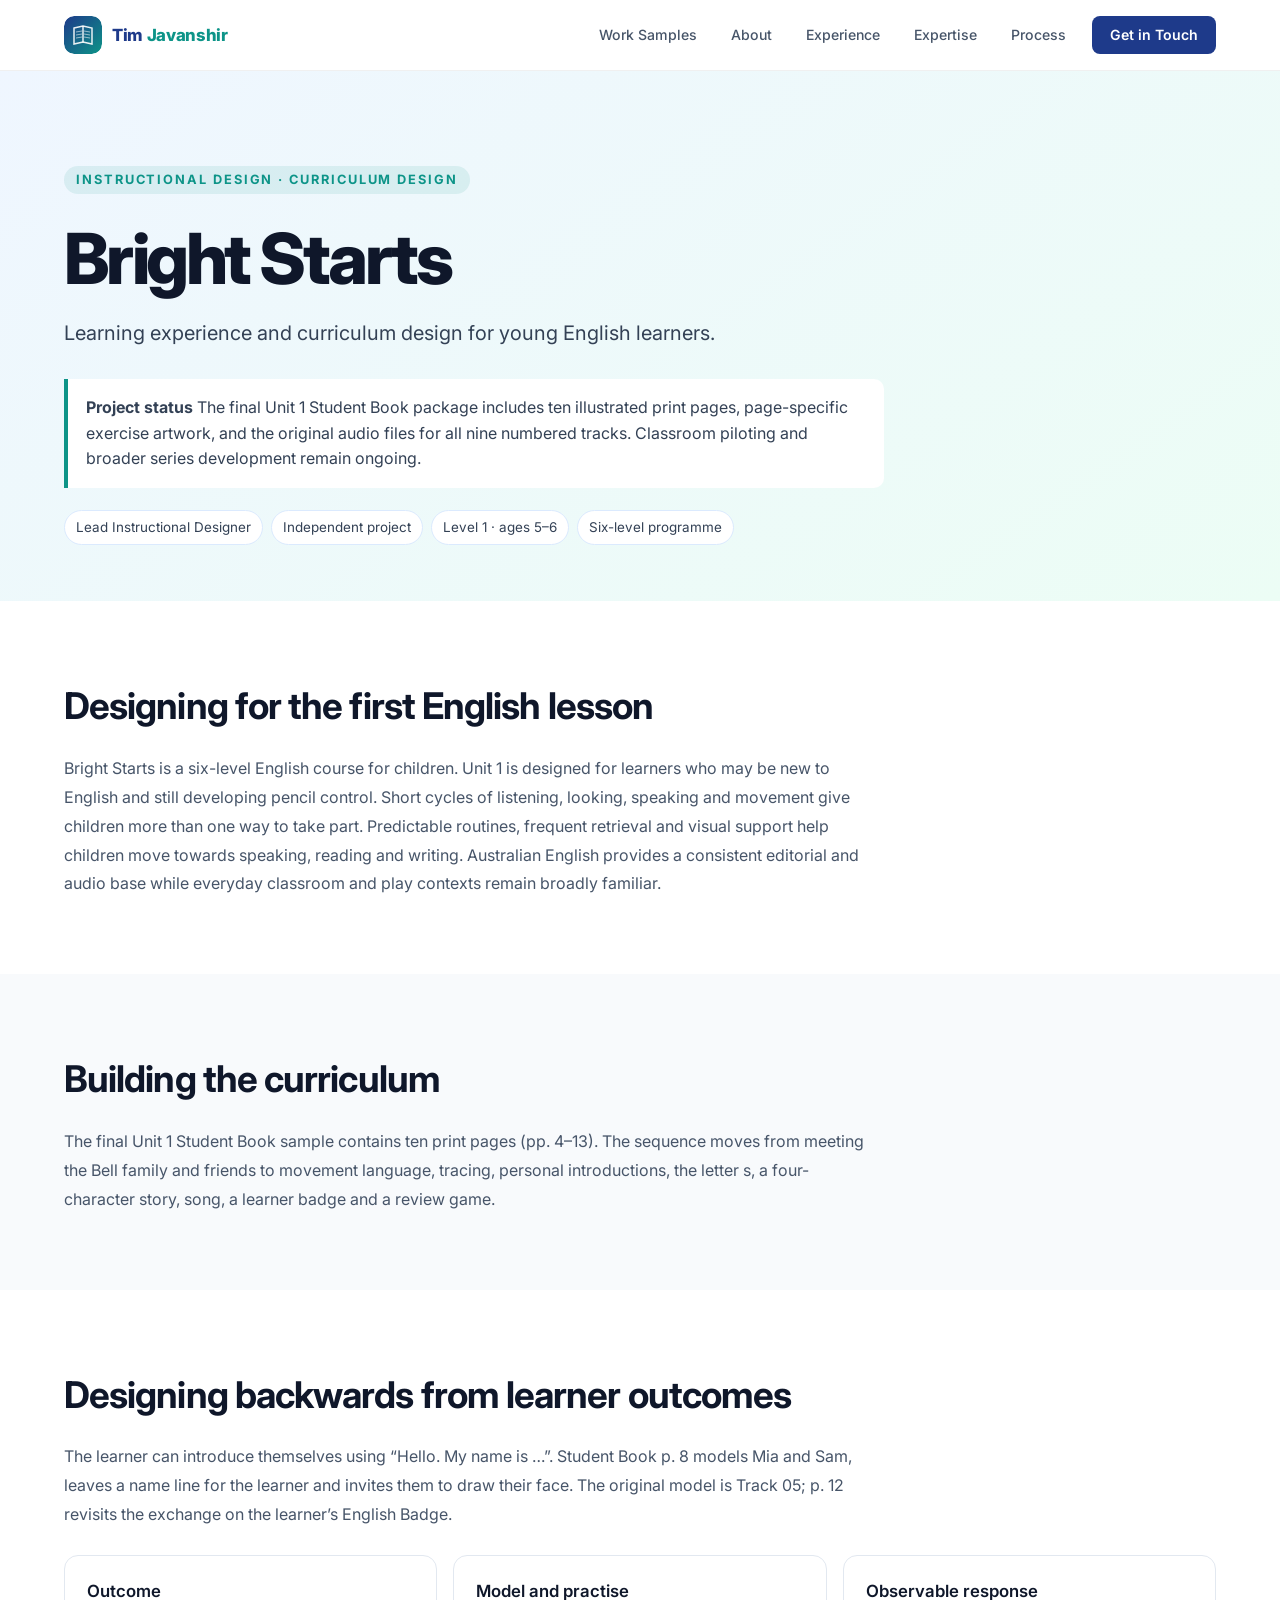
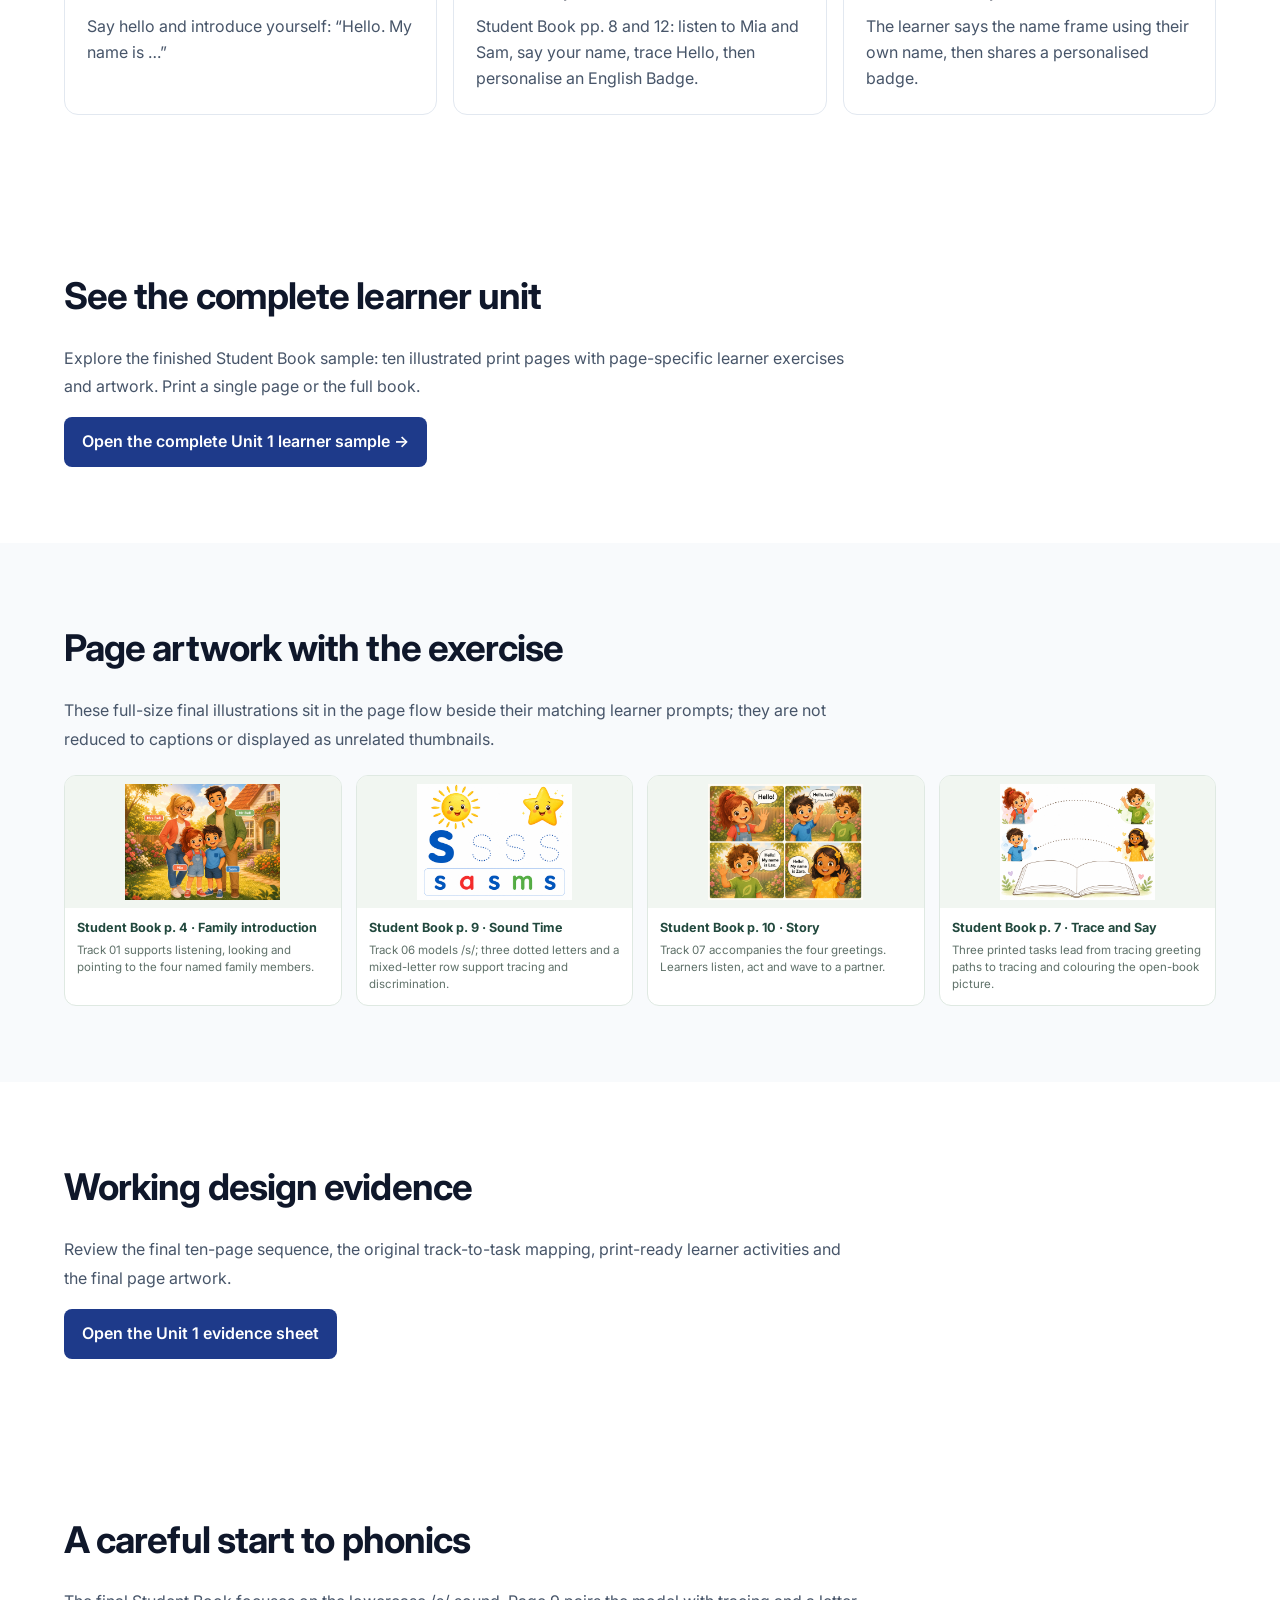
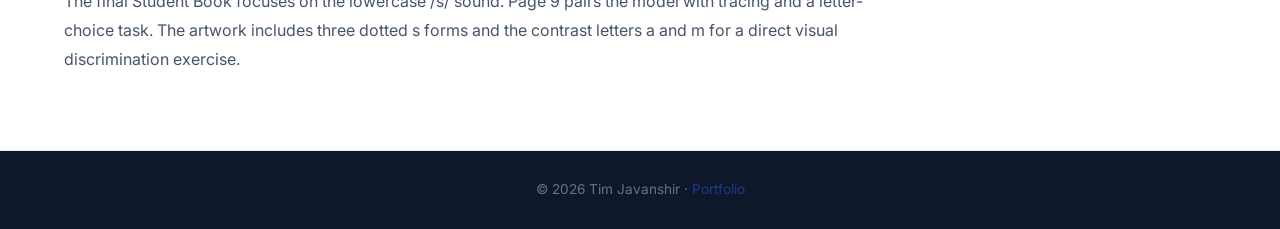
<file: samples/bright-starts/index.html>
<!DOCTYPE html>
<html lang="en">
<head>
  <meta charset="UTF-8">
  <meta name="viewport" content="width=device-width, initial-scale=1">
  <meta name="description" content="Bright Starts curriculum and learning experience design for young English learners.">
  <meta name="theme-color" content="#0f172a">
  <title>Bright Starts | Learning Experience Design</title>
  <link rel="preconnect" href="https://fonts.googleapis.com">
  <link href="https://fonts.googleapis.com/css2?family=Inter:wght@400;500;600;700;800&display=swap" rel="stylesheet">
  <link rel="stylesheet" href="../../css/styles.css?v=20261107-bright-starts">
  <style>
    :root { scroll-behavior: smooth; }
    .case-nav { padding: 18px 0; background: #fff; border-bottom: 1px solid #e2e8f0; }
    .case-back { color: #1e3a8a; font-weight: 600; text-decoration: none; }
    .case-hero { background: linear-gradient(145deg,#eff6ff,#ecfdf5); padding: clamp(48px,8vw,96px) 0 56px; }
    .case-hero h1 { max-width: 820px; margin: 12px 0 18px; font-size: clamp(2.4rem,6vw,4.4rem); line-height: 1.06; letter-spacing: -.05em; color: #0f172a; }
    .case-hero p { max-width: 760px; font-size: clamp(1.05rem,2vw,1.25rem); color: #334155; }
    .case-status { max-width: 820px; margin-top: 28px; padding: 16px 18px; border-left: 4px solid #0d9488; background: #fff; color: #334155; border-radius: 0 10px 10px 0; }
    .case-section { padding: clamp(44px,7vw,76px) 0; }
    .case-section.alt { background: #f8fafc; }
    .case-section h2 { margin: 0 0 18px; color: #0f172a; font-size: clamp(1.65rem,3vw,2.3rem); letter-spacing: -.025em; }
    .case-copy { max-width: 800px; color: #475569; line-height: 1.8; }
    .case-figure { margin: 28px auto 0; max-width: 1060px; }
    .case-figure img { width: 100%; height: auto; display: block; border-radius: 16px; box-shadow: 0 16px 40px rgba(15,23,42,.1); }
    .case-figure figcaption { margin-top: 10px; color: #64748b; font-size: .9rem; }
    .case-grid { display: grid; grid-template-columns: repeat(3,minmax(0,1fr)); gap: 16px; margin-top: 26px; }
    .case-card { padding: 22px; background: #fff; border: 1px solid #e2e8f0; border-radius: 14px; }
    .case-card h3 { margin: 0 0 8px; color: #0f172a; font-size: 1.05rem; }
    .case-card p { margin: 0; color: #475569; line-height: 1.65; }
    .case-list { max-width: 800px; padding-left: 22px; color: #475569; line-height: 1.9; }
    .case-tags { display: flex; gap: 8px; flex-wrap: wrap; margin-top: 22px; }
    .case-tags span { padding: 6px 11px; background: #fff; color: #334155; border: 1px solid #dbeafe; border-radius: 999px; font-size: .84rem; }
    .case-evidence { display: inline-flex; margin-top: 16px; padding: 12px 18px; border-radius: 8px; background: #1e3a8a; color: #fff; font-weight: 600; text-decoration: none; }
    .case-footer { padding: 28px 0; border-top: 1px solid #e2e8f0; color: #64748b; }
    .case-footer a { color: #1e3a8a; }
    @media (max-width: 700px) { .case-grid { grid-template-columns: 1fr; } }
    @media (prefers-reduced-motion: reduce) { :root { scroll-behavior: auto; } }
  </style>
<style>
.visual-evidence-grid{display:grid;grid-template-columns:repeat(4,minmax(0,1fr));gap:14px;margin-top:22px}.visual-evidence-grid figure{margin:0;background:#fff;border:1px solid #dfe9e2;border-radius:12px;overflow:hidden}.visual-evidence-grid img{width:100%;height:132px;object-fit:contain;background:#f1f6f1;padding:8px;display:block}.visual-evidence-grid figcaption{padding:11px 12px 13px}.visual-evidence-grid figcaption strong,.visual-evidence-grid figcaption span{display:block}.visual-evidence-grid figcaption strong{font-size:.79rem;color:#21483d;line-height:1.35}.visual-evidence-grid figcaption span{font-size:.72rem;color:#5f7169;line-height:1.45;margin-top:6px}@media(max-width:760px){.visual-evidence-grid{grid-template-columns:repeat(2,minmax(0,1fr))}}@media(max-width:420px){.visual-evidence-grid{grid-template-columns:1fr}}
</style>
</head>
<body>
  <nav class="case-nav">
    <div class="container"><a class="case-back" href="../../index.html#portfolio">← Back to portfolio</a></div>
  </nav>
  <main>
    <header class="case-hero">
      <div class="container">
        <span class="section-label">Instructional design · Curriculum design</span>
        <h1>Bright Starts</h1>
        <p>Learning experience and curriculum design for young English learners.</p>
        <div class="case-status"><strong>Project status</strong> The final Unit 1 Student Book package includes ten illustrated print pages, page-specific exercise artwork, and the original audio files for all nine numbered tracks. Classroom piloting and broader series development remain ongoing.</div>
        <div class="case-tags"><span>Lead Instructional Designer</span><span>Independent project</span><span>Level 1 · ages 5–6</span><span>Six-level programme</span></div>
      </div>
    </header>

    <section class="case-section">
      <div class="container">
        <h2>Designing for the first English lesson</h2>
        <p class="case-copy">Bright Starts is a six-level English course for children. Unit 1 is designed for learners who may be new to English and still developing pencil control. Short cycles of listening, looking, speaking and movement give children more than one way to take part. Predictable routines, frequent retrieval and visual support help children move towards speaking, reading and writing. Australian English provides a consistent editorial and audio base while everyday classroom and play contexts remain broadly familiar.</p>
      </div>
    </section>

    <section class="case-section alt">
      <div class="container">
        <h2>Building the curriculum</h2>
        <p class="case-copy">The final Unit 1 Student Book sample contains ten print pages (pp. 4–13). The sequence moves from meeting the Bell family and friends to movement language, tracing, personal introductions, the letter s, a four-character story, song, a learner badge and a review game.</p>
      </div>
    </section>

    <section class="case-section">
      <div class="container">
        <h2>Designing backwards from learner outcomes</h2>
        <p class="case-copy">The learner can introduce themselves using “Hello. My name is …”. Student Book p. 8 models Mia and Sam, leaves a name line for the learner and invites them to draw their face. The original model is Track 05; p. 12 revisits the exchange on the learner’s English Badge.</p>
        <div class="case-grid">
          <article class="case-card"><h3>Outcome</h3><p>Say hello and introduce yourself: “Hello. My name is …”</p></article>
          <article class="case-card"><h3>Model and practise</h3><p>Student Book pp. 8 and 12: listen to Mia and Sam, say your name, trace Hello, then personalise an English Badge.</p></article>
          <article class="case-card"><h3>Observable response</h3><p>The learner says the name frame using their own name, then shares a personalised badge.</p></article>
        </div>
</div>
    </section>

    <section class="case-section">
      <div class="container">
        <h2>See the complete learner unit</h2>
        <p class="case-copy">Explore the finished Student Book sample: ten illustrated print pages with page-specific learner exercises and artwork. Print a single page or the full book.</p>
        <a class="case-evidence" href="unit-1/index.html">Open the complete Unit 1 learner sample →</a>
      </div>
    </section>

    <section class="case-section alt">
      <div class="container">
        <h2>Page artwork with the exercise</h2>
        <p class="case-copy">These full-size final illustrations sit in the page flow beside their matching learner prompts; they are not reduced to captions or displayed as unrelated thumbnails.</p>
        <div class="visual-evidence-grid">
          <figure><img src="unit-1/assets/final-pages/page-004.jpg" alt="The Bell family, Mia and Sam in the opening greeting scene"><figcaption><strong>Student Book p. 4 · Family introduction</strong><span>Track 01 supports listening, looking and pointing to the four named family members.</span></figcaption></figure>
          <figure><img src="unit-1/assets/final-pages/page-009.jpg" alt="Sun, star, lowercase s tracing and a mixed-letter choice row"><figcaption><strong>Student Book p. 9 · Sound Time</strong><span>Track 06 models /s/; three dotted letters and a mixed-letter row support tracing and discrimination.</span></figcaption></figure>
          <figure><img src="unit-1/assets/final-pages/page-010.jpg" alt="Four illustrated Hello, Zara story panels"><figcaption><strong>Student Book p. 10 · Story</strong><span>Track 07 accompanies the four greetings. Learners listen, act and wave to a partner.</span></figcaption></figure>
          <figure><img src="unit-1/assets/final-pages/page-007.jpg" alt="Dotted child-to-object tracing paths above an open book"><figcaption><strong>Student Book p. 7 · Trace and Say</strong><span>Three printed tasks lead from tracing greeting paths to tracing and colouring the open-book picture.</span></figcaption></figure>
        </div>
      </div>
    </section>

    <section class="case-section">
      <div class="container">
        <h2>Working design evidence</h2>
        <p class="case-copy">Review the final ten-page sequence, the original track-to-task mapping, print-ready learner activities and the final page artwork.</p>
        <a class="case-evidence" href="evidence/index.html">Open the Unit 1 evidence sheet</a>
      </div>
    </section>

    <section class="case-section">
      <div class="container">
        <h2>A careful start to phonics</h2>
        <p class="case-copy">The final Student Book focuses on the lowercase /s/ sound. Page 9 pairs the model with tracing and a letter-choice task. The artwork includes three dotted s forms and the contrast letters a and m for a direct visual discrimination exercise.</p>
</div>
    </section>
  </main>
  <footer class="case-footer"><div class="container">© 2026 Tim Javanshir · <a href="../../index.html#portfolio">Portfolio</a></div></footer>
<script src="../../js/site-header.js?v=20261116-home-header-v2"></script>
</body>
</html>
</file>
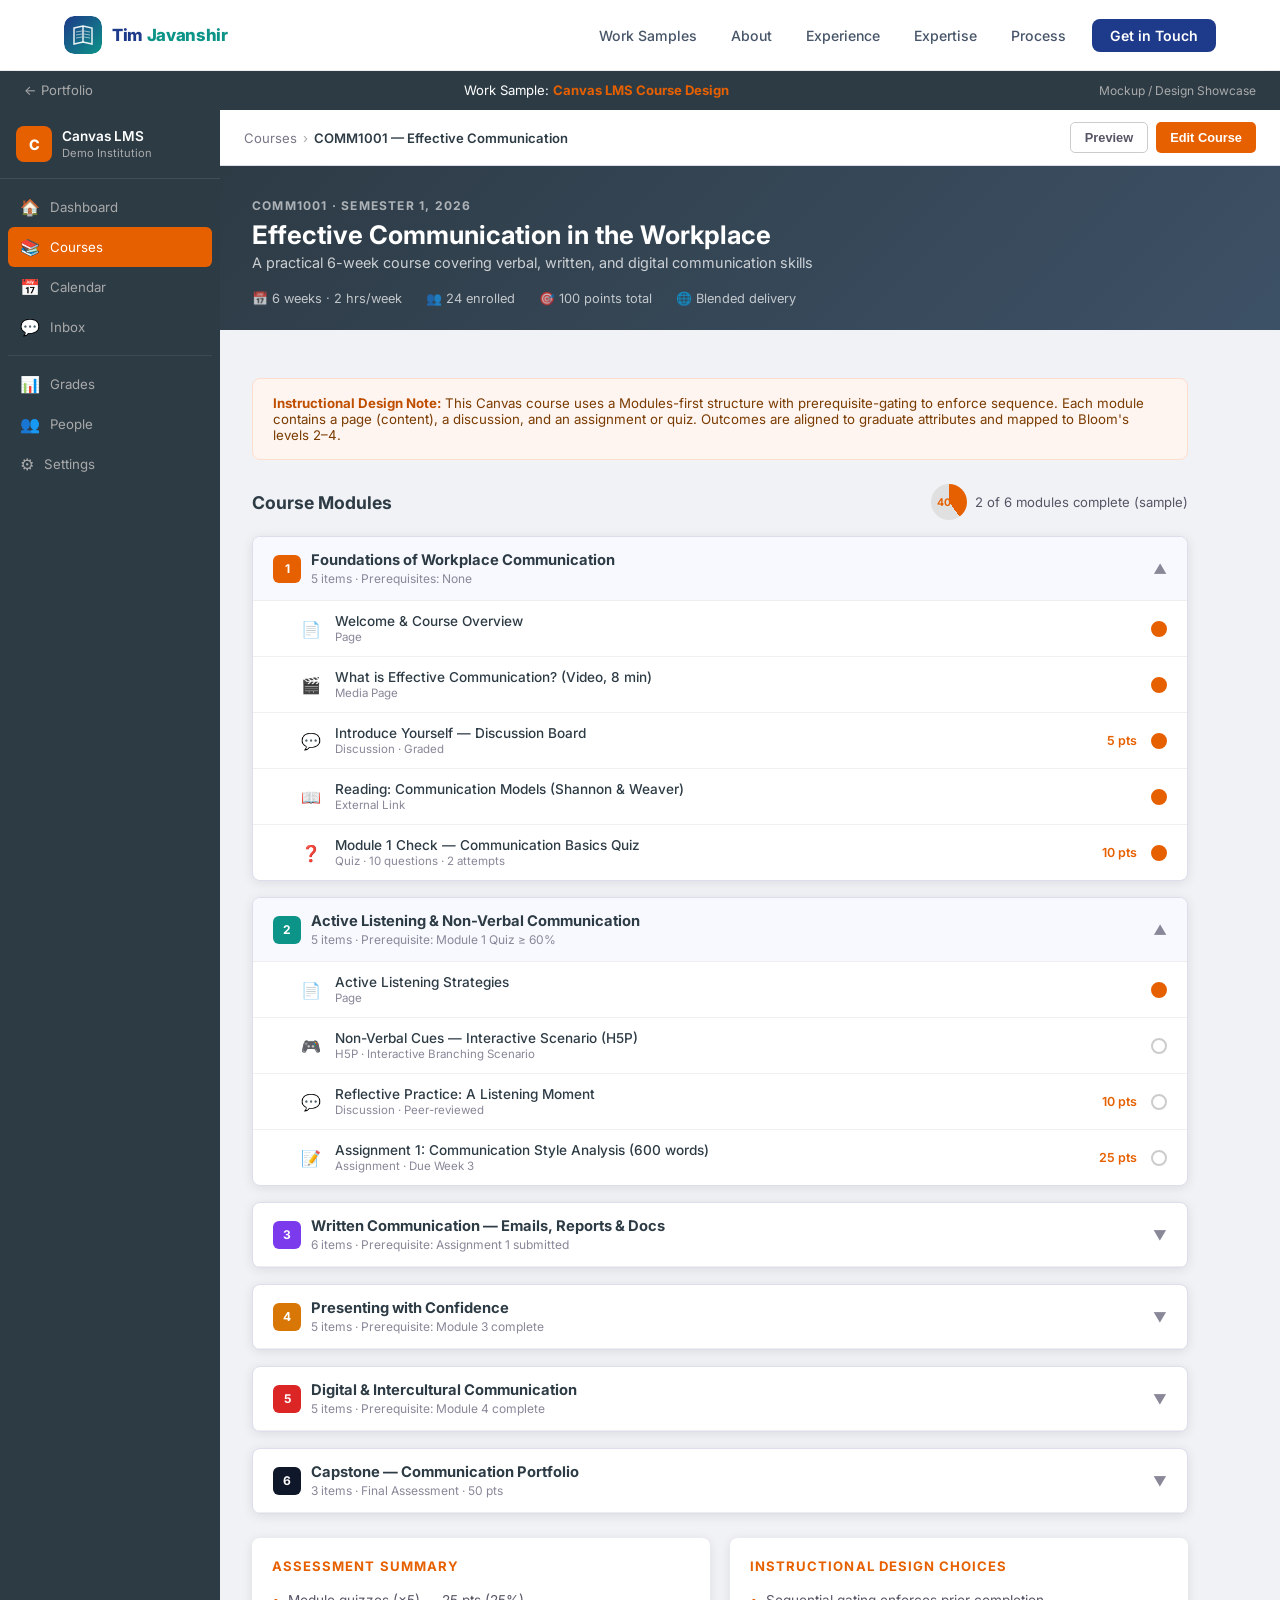
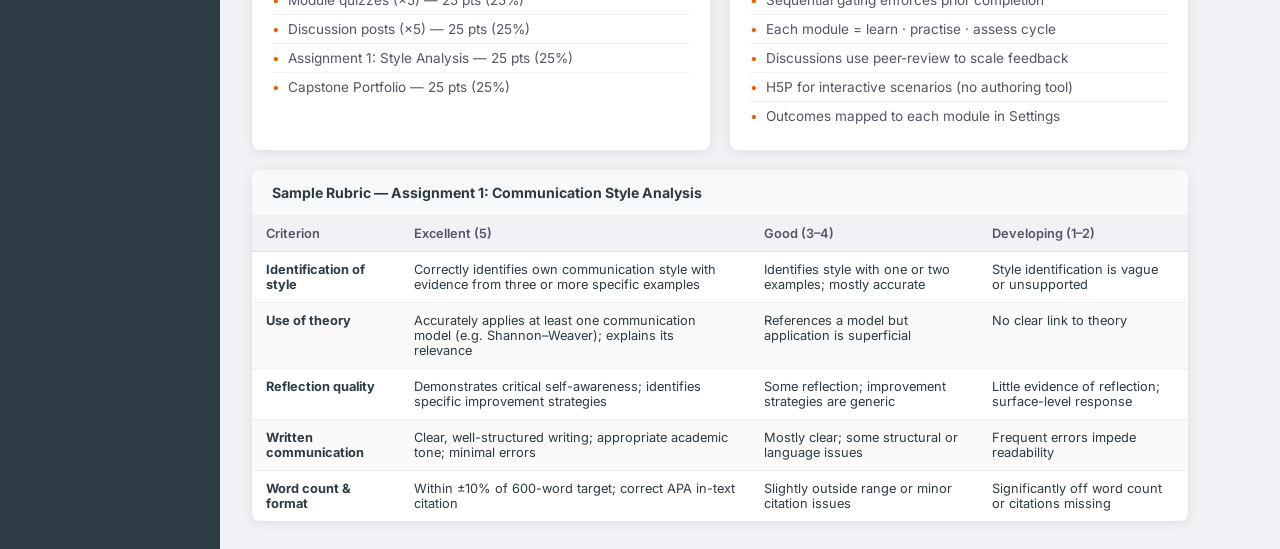
<file: samples/canvas-showcase/index.html>
<!DOCTYPE html>
<html lang="en">
<head>
  <meta charset="UTF-8" />
  <meta name="viewport" content="width=device-width, initial-scale=1.0" />
  <title>Canvas Course Design — Effective Communication in the Workplace</title>
  <link rel="preconnect" href="https://fonts.googleapis.com" />
  <link href="https://fonts.googleapis.com/css2?family=Inter:wght@400;500;600;700;800&display=swap" rel="stylesheet" />
  <style>
    :root {
      --canvas: #E66000; --canvas-dark: #BF4E00; --canvas-bg: #FFF5F0;
      --dark: #2D3B45; --mid: #556; --light: #F4F4F4; --white: #fff;
      --radius: 8px; --shadow: 0 2px 12px rgba(0,0,0,0.09);
    }
    *,*::before,*::after{box-sizing:border-box;margin:0;padding:0}
    body{font-family:'Inter',system-ui,sans-serif;background:#f0f0f0;color:var(--dark);min-height:100vh}
    a{text-decoration:none;color:inherit}

    /* ── Portfolio header ── */
    .portfolio-bar{background:var(--dark);color:#fff;padding:12px 24px;display:flex;justify-content:space-between;align-items:center;font-size:.82rem}
    .portfolio-bar a{color:#aaa;display:flex;align-items:center;gap:6px}
    .portfolio-bar a:hover{color:#fff}
    .portfolio-bar strong{color:var(--canvas)}

    /* ── Canvas shell ── */
    .canvas-shell{display:grid;grid-template-columns:220px 1fr;min-height:calc(100vh - 44px)}

    /* ── Canvas Sidebar ── */
    .c-sidebar{background:var(--dark);display:flex;flex-direction:column}
    .c-logo{padding:16px;border-bottom:1px solid rgba(255,255,255,.1);display:flex;align-items:center;gap:10px}
    .c-logo-icon{width:36px;height:36px;background:var(--canvas);border-radius:8px;display:flex;align-items:center;justify-content:center;color:#fff;font-weight:800;font-size:.9rem}
    .c-logo-text{color:#fff;font-size:.85rem;font-weight:600;line-height:1.3}
    .c-logo-sub{color:#aaa;font-size:.7rem}
    .c-nav{padding:8px}
    .c-nav-item{display:flex;align-items:center;gap:10px;padding:10px 12px;border-radius:6px;color:#aaa;font-size:.83rem;cursor:pointer;transition:all .2s}
    .c-nav-item:hover{background:rgba(255,255,255,.08);color:#fff}
    .c-nav-item.active{background:var(--canvas);color:#fff}
    .c-nav-icon{font-size:1rem;flex-shrink:0}
    .c-divider{border:none;border-top:1px solid rgba(255,255,255,.08);margin:8px 0}

    /* ── Canvas Main ── */
    .c-main{background:#f0f2f5;overflow-y:auto}

    /* ── Top bar ── */
    .c-topbar{background:#fff;padding:0 24px;height:56px;display:flex;align-items:center;justify-content:space-between;border-bottom:1px solid #dde;position:sticky;top:0;z-index:10}
    .c-breadcrumb{display:flex;align-items:center;gap:6px;font-size:.82rem;color:#778}
    .c-breadcrumb .sep{color:#aaa}
    .c-breadcrumb .current{color:var(--dark);font-weight:600}
    .c-topbar-actions{display:flex;gap:8px}
    .c-btn{padding:7px 14px;border-radius:5px;font-size:.8rem;font-weight:600;border:none;cursor:pointer;transition:all .2s}
    .c-btn.orange{background:var(--canvas);color:#fff}
    .c-btn.orange:hover{background:var(--canvas-dark)}
    .c-btn.ghost{background:none;border:1px solid #ccc;color:var(--mid)}

    /* ── Course Hero ── */
    .c-course-hero{background:linear-gradient(135deg, #2D3B45 0%, #3d5166 100%);color:#fff;padding:32px 32px 24px;margin:0}
    .c-course-code{font-size:.75rem;font-weight:700;letter-spacing:.1em;text-transform:uppercase;opacity:.6;margin-bottom:6px}
    .c-course-title{font-size:1.6rem;font-weight:700;margin-bottom:4px}
    .c-course-sub{font-size:.9rem;opacity:.75}
    .c-course-meta{display:flex;gap:24px;margin-top:20px}
    .c-meta-item{font-size:.8rem;opacity:.7;display:flex;align-items:center;gap:6px}

    /* ── Content area ── */
    .c-content{padding:28px 32px;max-width:1000px}

    /* ── Modules ── */
    .c-modules-header{display:flex;justify-content:space-between;align-items:center;margin-bottom:16px}
    .c-modules-header h2{font-size:1.1rem;color:var(--dark)}
    .c-module{background:#fff;border-radius:var(--radius);border:1px solid #dde;margin-bottom:16px;overflow:hidden;box-shadow:var(--shadow)}
    .c-module-header{padding:14px 20px;display:flex;align-items:center;justify-content:space-between;cursor:pointer;border-bottom:1px solid #eee}
    .c-module-header.open{background:#f8f9ff}
    .c-module-title-wrap{display:flex;align-items:center;gap:10px}
    .c-module-icon{width:28px;height:28px;border-radius:6px;background:var(--canvas);color:#fff;display:flex;align-items:center;justify-content:center;font-size:.75rem;font-weight:700;flex-shrink:0}
    .c-module-name{font-weight:700;font-size:.92rem;color:var(--dark)}
    .c-module-count{font-size:.75rem;color:#889;margin-top:2px}
    .c-chevron{color:#889;font-size:.85rem;transition:transform .25s}
    .c-module.open .c-chevron{transform:rotate(180deg)}
    .c-module-items{display:none;padding:0}
    .c-module.open .c-module-items{display:block}

    .c-item{display:flex;align-items:center;gap:14px;padding:12px 20px 12px 48px;border-bottom:1px solid #f0f0f0;font-size:.85rem;color:var(--dark);cursor:pointer;transition:background .15s}
    .c-item:hover{background:#f8f9fa}
    .c-item:last-child{border-bottom:none}
    .c-item-icon{font-size:1rem;flex-shrink:0;width:20px;text-align:center}
    .c-item-text{flex:1}
    .c-item-name{font-weight:500}
    .c-item-type{font-size:.72rem;color:#889;margin-top:1px}
    .c-item-pts{font-size:.78rem;color:var(--canvas);font-weight:600;white-space:nowrap}
    .c-item-status{width:16px;height:16px;border-radius:50%;border:2px solid #ccc;flex-shrink:0}
    .c-item-status.done{background:var(--canvas);border-color:var(--canvas)}

    /* ── Info panels ── */
    .c-info-grid{display:grid;grid-template-columns:1fr 1fr;gap:20px;margin-top:24px}
    .c-info-card{background:#fff;border-radius:var(--radius);padding:20px;box-shadow:var(--shadow)}
    .c-info-card h4{font-size:.82rem;font-weight:700;letter-spacing:.08em;text-transform:uppercase;color:var(--canvas);margin-bottom:12px}
    .c-info-card ul{list-style:none}
    .c-info-card li{font-size:.85rem;color:var(--mid);padding:6px 0;border-bottom:1px solid #f0f0f0;display:flex;gap:8px}
    .c-info-card li:last-child{border-bottom:none}
    .c-info-card li::before{content:'•';color:var(--canvas);flex-shrink:0}

    /* Rubric */
    .c-rubric{background:#fff;border-radius:var(--radius);box-shadow:var(--shadow);margin-top:20px;overflow:hidden}
    .c-rubric h4{padding:14px 20px;background:#f8f9fa;font-size:.88rem;font-weight:700;border-bottom:1px solid #eee}
    .c-rubric table{width:100%;border-collapse:collapse;font-size:.8rem}
    .c-rubric th{background:#f0f2f5;padding:10px 14px;text-align:left;color:var(--mid);font-weight:600;border-bottom:1px solid #dde}
    .c-rubric td{padding:10px 14px;border-bottom:1px solid #f0f0f0;vertical-align:top;color:var(--dark)}
    .c-rubric tr:last-child td{border-bottom:none}
    .c-rubric tr:nth-child(even) td{background:#fafafa}

    /* Design notes */
    .design-note{background:var(--canvas-bg);border:1px solid #fdc;border-radius:var(--radius);padding:16px 20px;margin-top:20px;font-size:.83rem;color:#7a3b00}
    .design-note strong{color:var(--canvas-dark)}

    /* Completion indicator */
    .completion-ring{display:flex;align-items:center;gap:8px;font-size:.82rem;color:#556}
    .ring{width:36px;height:36px;border-radius:50%;background:conic-gradient(var(--canvas) 40%,#e0e0e0 40%);display:flex;align-items:center;justify-content:center;font-size:.65rem;font-weight:700;color:var(--canvas)}

    /* Back link */
    .back-wrap{padding:20px 32px 0;font-size:.83rem}
    .back-link{display:inline-flex;align-items:center;gap:6px;color:var(--canvas);font-weight:600}
    .back-link:hover{text-decoration:underline}

    @media(max-width:700px){
      .canvas-shell{grid-template-columns:1fr}
      .c-sidebar{display:none}
      .c-info-grid{grid-template-columns:1fr}
    }
  </style>
</head>
<body>

<!-- Portfolio bar -->
<div class="portfolio-bar">
  <a href="../../index.html">← Portfolio</a>
  <span>Work Sample: <strong>Canvas LMS Course Design</strong></span>
  <span style="color:#aaa;font-size:.75rem;">Mockup / Design Showcase</span>
</div>

<div class="canvas-shell">

  <!-- Sidebar (Canvas-style) -->
  <nav class="c-sidebar">
    <div class="c-logo">
      <div class="c-logo-icon">C</div>
      <div>
        <div class="c-logo-text">Canvas LMS</div>
        <div class="c-logo-sub">Demo Institution</div>
      </div>
    </div>
    <div class="c-nav">
      <div class="c-nav-item"><span class="c-nav-icon">🏠</span> Dashboard</div>
      <div class="c-nav-item active"><span class="c-nav-icon">📚</span> Courses</div>
      <div class="c-nav-item"><span class="c-nav-icon">📅</span> Calendar</div>
      <div class="c-nav-item"><span class="c-nav-icon">💬</span> Inbox</div>
      <hr class="c-divider">
      <div class="c-nav-item"><span class="c-nav-icon">📊</span> Grades</div>
      <div class="c-nav-item"><span class="c-nav-icon">👥</span> People</div>
      <div class="c-nav-item"><span class="c-nav-icon">⚙️</span> Settings</div>
    </div>
  </nav>

  <!-- Main content -->
  <div class="c-main">

    <!-- Top bar -->
    <div class="c-topbar">
      <div class="c-breadcrumb">
        <span>Courses</span>
        <span class="sep">›</span>
        <span class="current">COMM1001 — Effective Communication</span>
      </div>
      <div class="c-topbar-actions">
        <button class="c-btn ghost">Preview</button>
        <button class="c-btn orange">Edit Course</button>
      </div>
    </div>

    <!-- Course hero -->
    <div class="c-course-hero">
      <div class="c-course-code">COMM1001 · Semester 1, 2026</div>
      <div class="c-course-title">Effective Communication in the Workplace</div>
      <div class="c-course-sub">A practical 6-week course covering verbal, written, and digital communication skills</div>
      <div class="c-course-meta">
        <div class="c-meta-item">📅 6 weeks · 2 hrs/week</div>
        <div class="c-meta-item">👥 24 enrolled</div>
        <div class="c-meta-item">🎯 100 points total</div>
        <div class="c-meta-item">🌐 Blended delivery</div>
      </div>
    </div>

    <div class="c-content">

      <!-- Design notes -->
      <div class="design-note">
        <strong>Instructional Design Note:</strong> This Canvas course uses a Modules-first structure with prerequisite-gating to enforce sequence. Each module contains a page (content), a discussion, and an assignment or quiz. Outcomes are aligned to graduate attributes and mapped to Bloom's levels 2–4.
      </div>

      <!-- Modules -->
      <div class="c-modules-header" style="margin-top:24px;">
        <h2>Course Modules</h2>
        <div class="completion-ring">
          <div class="ring">40%</div>
          <span>2 of 6 modules complete (sample)</span>
        </div>
      </div>

      <!-- Module 1 (open) -->
      <div class="c-module open">
        <div class="c-module-header open">
          <div class="c-module-title-wrap">
            <div class="c-module-icon">1</div>
            <div>
              <div class="c-module-name">Foundations of Workplace Communication</div>
              <div class="c-module-count">5 items · Prerequisites: None</div>
            </div>
          </div>
          <span class="c-chevron">▼</span>
        </div>
        <div class="c-module-items">
          <div class="c-item">
            <span class="c-item-icon">📄</span>
            <div class="c-item-text">
              <div class="c-item-name">Welcome &amp; Course Overview</div>
              <div class="c-item-type">Page</div>
            </div>
            <div class="c-item-status done"></div>
          </div>
          <div class="c-item">
            <span class="c-item-icon">🎬</span>
            <div class="c-item-text">
              <div class="c-item-name">What is Effective Communication? (Video, 8 min)</div>
              <div class="c-item-type">Media Page</div>
            </div>
            <div class="c-item-status done"></div>
          </div>
          <div class="c-item">
            <span class="c-item-icon">💬</span>
            <div class="c-item-text">
              <div class="c-item-name">Introduce Yourself — Discussion Board</div>
              <div class="c-item-type">Discussion · Graded</div>
            </div>
            <div class="c-item-pts">5 pts</div>
            <div class="c-item-status done"></div>
          </div>
          <div class="c-item">
            <span class="c-item-icon">📖</span>
            <div class="c-item-text">
              <div class="c-item-name">Reading: Communication Models (Shannon &amp; Weaver)</div>
              <div class="c-item-type">External Link</div>
            </div>
            <div class="c-item-status done"></div>
          </div>
          <div class="c-item">
            <span class="c-item-icon">❓</span>
            <div class="c-item-text">
              <div class="c-item-name">Module 1 Check — Communication Basics Quiz</div>
              <div class="c-item-type">Quiz · 10 questions · 2 attempts</div>
            </div>
            <div class="c-item-pts">10 pts</div>
            <div class="c-item-status done"></div>
          </div>
        </div>
      </div>

      <!-- Module 2 -->
      <div class="c-module open">
        <div class="c-module-header open">
          <div class="c-module-title-wrap">
            <div class="c-module-icon" style="background:#0D9488">2</div>
            <div>
              <div class="c-module-name">Active Listening &amp; Non-Verbal Communication</div>
              <div class="c-module-count">5 items · Prerequisite: Module 1 Quiz ≥ 60%</div>
            </div>
          </div>
          <span class="c-chevron">▼</span>
        </div>
        <div class="c-module-items">
          <div class="c-item">
            <span class="c-item-icon">📄</span>
            <div class="c-item-text">
              <div class="c-item-name">Active Listening Strategies</div>
              <div class="c-item-type">Page</div>
            </div>
            <div class="c-item-status done"></div>
          </div>
          <div class="c-item">
            <span class="c-item-icon">🎮</span>
            <div class="c-item-text">
              <div class="c-item-name">Non-Verbal Cues — Interactive Scenario (H5P)</div>
              <div class="c-item-type">H5P · Interactive Branching Scenario</div>
            </div>
            <div class="c-item-status"></div>
          </div>
          <div class="c-item">
            <span class="c-item-icon">💬</span>
            <div class="c-item-text">
              <div class="c-item-name">Reflective Practice: A Listening Moment</div>
              <div class="c-item-type">Discussion · Peer-reviewed</div>
            </div>
            <div class="c-item-pts">10 pts</div>
            <div class="c-item-status"></div>
          </div>
          <div class="c-item">
            <span class="c-item-icon">📝</span>
            <div class="c-item-text">
              <div class="c-item-name">Assignment 1: Communication Style Analysis (600 words)</div>
              <div class="c-item-type">Assignment · Due Week 3</div>
            </div>
            <div class="c-item-pts">25 pts</div>
            <div class="c-item-status"></div>
          </div>
        </div>
      </div>

      <!-- Modules 3-6 collapsed -->
      <div class="c-module">
        <div class="c-module-header">
          <div class="c-module-title-wrap">
            <div class="c-module-icon" style="background:#7C3AED">3</div>
            <div>
              <div class="c-module-name">Written Communication — Emails, Reports &amp; Docs</div>
              <div class="c-module-count">6 items · Prerequisite: Assignment 1 submitted</div>
            </div>
          </div>
          <span class="c-chevron">▼</span>
        </div>
        <div class="c-module-items"></div>
      </div>
      <div class="c-module">
        <div class="c-module-header">
          <div class="c-module-title-wrap">
            <div class="c-module-icon" style="background:#D97706">4</div>
            <div>
              <div class="c-module-name">Presenting with Confidence</div>
              <div class="c-module-count">5 items · Prerequisite: Module 3 complete</div>
            </div>
          </div>
          <span class="c-chevron">▼</span>
        </div>
        <div class="c-module-items"></div>
      </div>
      <div class="c-module">
        <div class="c-module-header">
          <div class="c-module-title-wrap">
            <div class="c-module-icon" style="background:#DC2626">5</div>
            <div>
              <div class="c-module-name">Digital &amp; Intercultural Communication</div>
              <div class="c-module-count">5 items · Prerequisite: Module 4 complete</div>
            </div>
          </div>
          <span class="c-chevron">▼</span>
        </div>
        <div class="c-module-items"></div>
      </div>
      <div class="c-module">
        <div class="c-module-header">
          <div class="c-module-title-wrap">
            <div class="c-module-icon" style="background:#0F172A">6</div>
            <div>
              <div class="c-module-name">Capstone — Communication Portfolio</div>
              <div class="c-module-count">3 items · Final Assessment · 50 pts</div>
            </div>
          </div>
          <span class="c-chevron">▼</span>
        </div>
        <div class="c-module-items"></div>
      </div>

      <!-- Assessment summary + Rubric -->
      <div class="c-info-grid">
        <div class="c-info-card">
          <h4>Assessment Summary</h4>
          <ul>
            <li>Module quizzes (×5) — 25 pts (25%)</li>
            <li>Discussion posts (×5) — 25 pts (25%)</li>
            <li>Assignment 1: Style Analysis — 25 pts (25%)</li>
            <li>Capstone Portfolio — 25 pts (25%)</li>
          </ul>
        </div>
        <div class="c-info-card">
          <h4>Instructional Design Choices</h4>
          <ul>
            <li>Sequential gating enforces prior completion</li>
            <li>Each module = learn · practise · assess cycle</li>
            <li>Discussions use peer-review to scale feedback</li>
            <li>H5P for interactive scenarios (no authoring tool)</li>
            <li>Outcomes mapped to each module in Settings</li>
          </ul>
        </div>
      </div>

      <!-- Sample Rubric -->
      <div class="c-rubric">
        <h4>Sample Rubric — Assignment 1: Communication Style Analysis</h4>
        <table>
          <thead>
            <tr>
              <th>Criterion</th>
              <th>Excellent (5)</th>
              <th>Good (3–4)</th>
              <th>Developing (1–2)</th>
            </tr>
          </thead>
          <tbody>
            <tr>
              <td><strong>Identification of style</strong></td>
              <td>Correctly identifies own communication style with evidence from three or more specific examples</td>
              <td>Identifies style with one or two examples; mostly accurate</td>
              <td>Style identification is vague or unsupported</td>
            </tr>
            <tr>
              <td><strong>Use of theory</strong></td>
              <td>Accurately applies at least one communication model (e.g. Shannon–Weaver); explains its relevance</td>
              <td>References a model but application is superficial</td>
              <td>No clear link to theory</td>
            </tr>
            <tr>
              <td><strong>Reflection quality</strong></td>
              <td>Demonstrates critical self-awareness; identifies specific improvement strategies</td>
              <td>Some reflection; improvement strategies are generic</td>
              <td>Little evidence of reflection; surface-level response</td>
            </tr>
            <tr>
              <td><strong>Written communication</strong></td>
              <td>Clear, well-structured writing; appropriate academic tone; minimal errors</td>
              <td>Mostly clear; some structural or language issues</td>
              <td>Frequent errors impede readability</td>
            </tr>
            <tr>
              <td><strong>Word count &amp; format</strong></td>
              <td>Within ±10% of 600-word target; correct APA in-text citation</td>
              <td>Slightly outside range or minor citation issues</td>
              <td>Significantly off word count or citations missing</td>
            </tr>
          </tbody>
        </table>
      </div>

    </div>
  </div>
</div>

<script>
// Toggle modules open/closed
document.querySelectorAll('.c-module-header').forEach(h => {
  h.addEventListener('click', () => {
    const m = h.closest('.c-module');
    m.classList.toggle('open');
    h.classList.toggle('open');
  });
});
</script>
<script src="../../js/site-header.js?v=20261116-home-header-v2"></script>
</body>
</html>
</file>
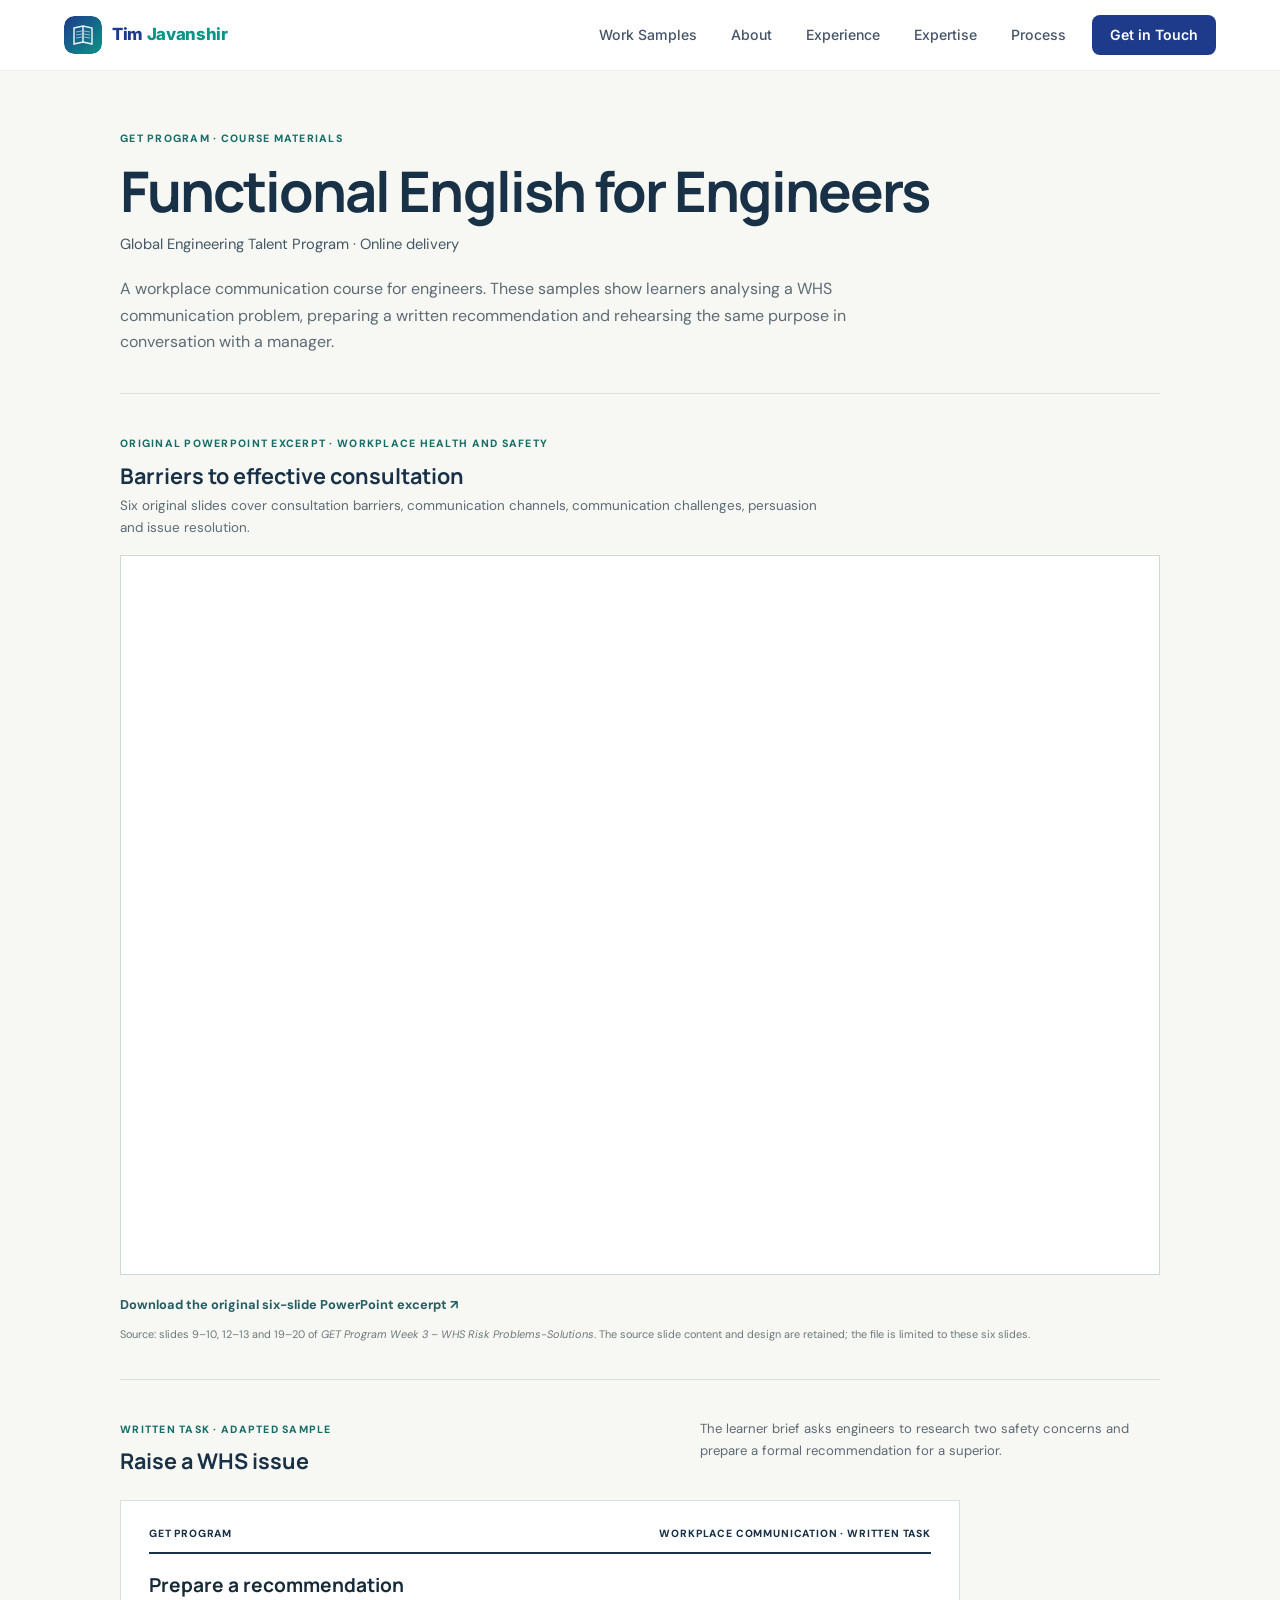
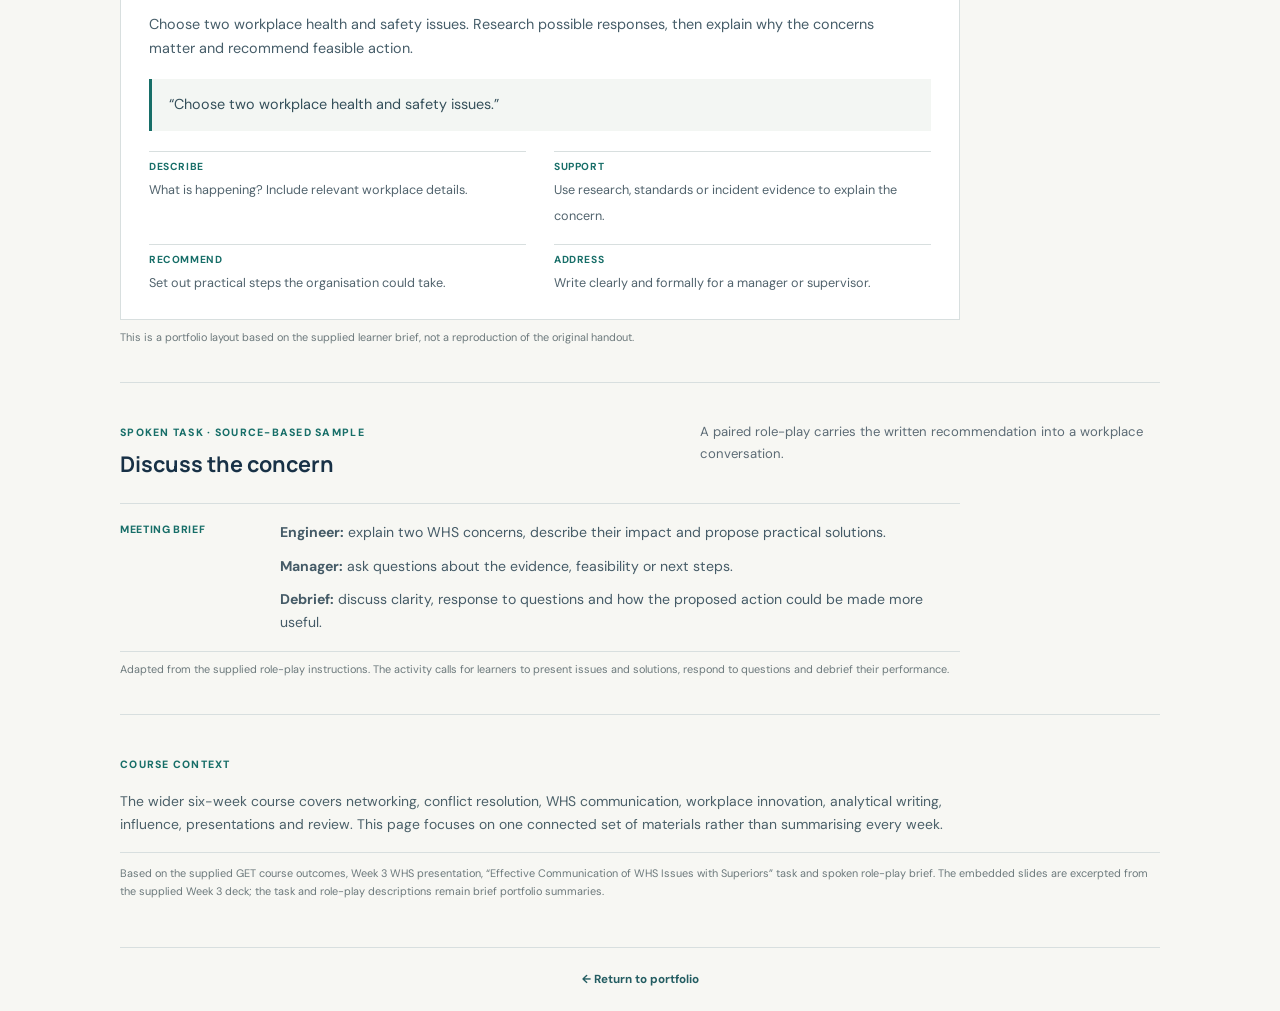
<file: samples/get-engineering-english/index.html>
<!doctype html>
<html lang="en">
<head>
<meta charset="utf-8"><meta name="viewport" content="width=device-width,initial-scale=1">
<meta name="description" content="Work sample from the Global Engineering Talent Functional English program, featuring original slides from the course presentation and supporting course activities.">
<title>Functional English for Engineers · GET Program | Tim Javanshir</title>
<link rel="preconnect" href="https://fonts.googleapis.com"><link href="https://fonts.googleapis.com/css2?family=DM+Sans:wght@400;500;600;700;800&family=Manrope:wght@400;600;700;800&display=swap" rel="stylesheet">
<style>
:root{--ink:#172a38;--muted:#5c6b75;--line:#d8dfdf;--teal:#176e68;--paper:#f7f7f3;--navy:#183146;font-family:"DM Sans",Arial,sans-serif;color:var(--ink);background:var(--paper)}*{box-sizing:border-box}body{margin:0;line-height:1.65}.top{height:58px;background:#fff;border-bottom:1px solid var(--line);display:flex;align-items:center;justify-content:space-between;padding:0 max(22px,calc((100% - 1040px)/2))}.top a{color:var(--ink);text-decoration:none;font-size:.78rem;font-weight:700}.top .brand{letter-spacing:.07em}main{width:min(1040px,calc(100% - 38px));margin:auto}.hero{padding:54px 0 38px;border-bottom:1px solid var(--line)}.hero .kicker,.section-kicker{color:var(--teal);font-size:.66rem;letter-spacing:.12em;text-transform:uppercase;font-weight:800}.hero h1{font:700 clamp(2.1rem,5vw,3.5rem)/1.1 Manrope,Arial,sans-serif;letter-spacing:-.035em;color:var(--navy);margin:10px 0}.hero .program{font-size:.92rem;color:#435766;margin:0}.hero .hero-intro{max-width:780px;color:var(--muted);font-size:1rem;margin:20px 0 0}.section{padding:35px 0;border-bottom:1px solid var(--line)}.section-head{display:flex;justify-content:space-between;align-items:baseline;gap:28px;margin-bottom:20px}.section h2{font:700 1.35rem Manrope,Arial,sans-serif;color:var(--navy);margin:5px 0}.section-head p{max-width:460px;color:var(--muted);font-size:.82rem;margin:0}.deck-wrap{margin:0}.deck-heading{margin:0 0 14px}.deck-heading .section-kicker{font-size:.66rem}.deck-heading h2{font:700 1.35rem Manrope,Arial,sans-serif;color:var(--navy);margin:5px 0}.deck-heading p{font-size:.84rem;color:var(--muted);max-width:720px;margin:0}.deck{background:white;border:1px solid #cfd7d8;overflow:hidden}.deck-chrome{height:36px;padding:0 15px;background:#183146;display:flex;align-items:center;justify-content:space-between;color:#e7eded;font-size:.58rem;font-weight:700;letter-spacing:.08em}.deck-slide{aspect-ratio:16/9;min-height:350px;padding:clamp(25px,5vw,62px);display:flex;flex-direction:column;justify-content:center;background:#fff;position:relative}.deck-slide:after{content:"";position:absolute;right:8%;top:15%;width:180px;height:180px;border:1px solid #e2e8e6;border-radius:50%;box-shadow:0 0 0 25px #f7f8f4;z-index:0}.deck-slide>*{position:relative;z-index:1}.deck-kicker{color:var(--teal);font-size:.62rem;letter-spacing:.1em;text-transform:uppercase;font-weight:800}.deck-slide h3{font:700 clamp(1.5rem,3.6vw,2.65rem)/1.16 Manrope,Arial,sans-serif;color:var(--navy);max-width:700px;margin:12px 0}.deck-slide p{font-size:clamp(.9rem,1.4vw,1.03rem);color:#4e626e;max-width:660px}.deck-list{display:grid;grid-template-columns:1fr 1fr;gap:8px 25px;max-width:730px;margin:14px 0 0;padding:0;list-style:none}.deck-list li{padding:7px 0;border-bottom:1px solid #dfe7e5;color:#254d5e;font-size:.82rem;font-weight:650}.deck-prompt{max-width:720px;padding:13px 0;border-top:2px solid var(--teal);border-bottom:1px solid var(--line);color:#29495a;font-size:.95rem;font-weight:650}.deck-controls{height:48px;padding:0 13px;display:flex;align-items:center;justify-content:space-between;border-top:1px solid var(--line)}.deck-controls button{border:0;background:none;color:#245d62;font:700 .76rem "DM Sans",sans-serif;cursor:pointer;padding:8px}.deck-controls button:disabled{opacity:.35}.deck-dots{display:flex;gap:7px}.deck-dot{width:7px;height:7px;border:0;padding:0;border-radius:50%;background:#c7d1d1;cursor:pointer}.deck-dot.active{width:20px;border-radius:6px;background:var(--teal)}.deck-note,.caption{font-size:.68rem;color:#6c797c;margin:9px 0 0}.written-sample{max-width:840px;background:#fff;border:1px solid var(--line);padding:24px 28px}.written-sample .doc-head{display:flex;justify-content:space-between;gap:10px;border-bottom:2px solid var(--navy);padding-bottom:10px;color:var(--navy);font-size:.65rem;font-weight:800;letter-spacing:.08em}.written-sample h3{font:700 1.2rem Manrope,Arial,sans-serif;margin:18px 0 8px}.written-sample p{color:#465d69;font-size:.9rem;max-width:730px}.written-sample blockquote{margin:19px 0;padding:14px 17px;border-left:3px solid var(--teal);background:#f3f6f3;color:#344f5a;font-size:.9rem}.doc-fields{display:grid;grid-template-columns:1fr 1fr;gap:15px 28px;margin-top:20px}.doc-field{border-top:1px solid var(--line);padding-top:7px}.doc-field b{display:block;color:var(--teal);font-size:.64rem;letter-spacing:.06em;text-transform:uppercase}.doc-field span{font-size:.79rem;color:#51636d}.roleplay{display:grid;grid-template-columns:140px 1fr;gap:20px;max-width:840px;padding:17px 0;border-top:1px solid var(--line);border-bottom:1px solid var(--line)}.roleplay-label{font-size:.66rem;color:var(--teal);font-weight:800;text-transform:uppercase;letter-spacing:.06em}.roleplay p{margin:0 0 10px;color:#455b67;font-size:.88rem}.roleplay p:last-child{margin:0}.reflection{max-width:830px;color:#4b6069;font-size:.87rem}.source-note{font-size:.68rem;color:#6c797c;margin-top:16px;padding-top:12px;border-top:1px solid var(--line)}.foot{padding:22px;text-align:center;color:#71808b;font-size:.73rem}.foot a{color:#245d62;font-weight:700;text-decoration:none}@media(max-width:650px){.hero{padding:38px 0 28px}.section{padding:27px 0}.section-head{display:block}.section-head p{margin-top:8px}.deck-slide{min-height:315px;padding:22px}.deck-slide:after{width:115px;height:115px;right:5%;top:8%}.deck-list{grid-template-columns:1fr;gap:4px}.written-sample{padding:18px}.doc-fields{grid-template-columns:1fr}.roleplay{grid-template-columns:1fr;gap:8px}}
</style></head>
<body><header class="top"><a class="brand" href="../../index.html">TIM JAVANSHIR · LEARNING DESIGN</a><a href="../../index.html">← Portfolio</a></header><main>
<section class="hero"><span class="kicker">GET PROGRAM · COURSE MATERIALS</span><h1>Functional English for Engineers</h1><p class="program">Global Engineering Talent Program · Online delivery</p><p class="hero-intro">A workplace communication course for engineers. These samples show learners analysing a WHS communication problem, preparing a written recommendation and rehearsing the same purpose in conversation with a manager.</p></section>
<style>.source-embed{width:100%;height:720px;border:1px solid #cfd7d8;background:#fff}.source-download{display:inline-block;margin-top:10px;color:#245d62;font-size:.8rem;font-weight:700;text-decoration:none}@media(max-width:650px){.source-embed{height:620px}}</style>
<section class="section"><div class="deck-heading"><span class="section-kicker">Original PowerPoint excerpt · workplace health and safety</span><h2>Barriers to effective consultation</h2><p>Six original slides cover consultation barriers, communication channels, communication challenges, persuasion and issue resolution.</p></div><iframe class="source-embed" src="https://docs.google.com/gview?embedded=true&amp;url=https%3A%2F%2Ftjavanshir.github.io%2Fld-portfolio%2Fsamples%2Fget-engineering-english%2Fassets%2Fwhs-consultation-excerpt.pptx" title="Original six-slide Week 3 PowerPoint excerpt" loading="lazy" allowfullscreen></iframe><a class="source-download" href="assets/whs-consultation-excerpt.pptx" target="_blank" rel="noopener">Download the original six-slide PowerPoint excerpt ↗</a><p class="deck-note">Source: slides 9–10, 12–13 and 19–20 of <em>GET Program Week 3 – WHS Risk Problems-Solutions</em>. The source slide content and design are retained; the file is limited to these six slides.</p></section><section class="section"><div class="section-head"><div><span class="section-kicker">Written task · adapted sample</span><h2>Raise a WHS issue</h2></div><p>The learner brief asks engineers to research two safety concerns and prepare a formal recommendation for a superior.</p></div><article class="written-sample"><div class="doc-head"><span>GET PROGRAM</span><span>WORKPLACE COMMUNICATION · WRITTEN TASK</span></div><h3>Prepare a recommendation</h3><p>Choose two workplace health and safety issues. Research possible responses, then explain why the concerns matter and recommend feasible action.</p><blockquote>“Choose two workplace health and safety issues.”</blockquote><div class="doc-fields"><div class="doc-field"><b>Describe</b><span>What is happening? Include relevant workplace details.</span></div><div class="doc-field"><b>Support</b><span>Use research, standards or incident evidence to explain the concern.</span></div><div class="doc-field"><b>Recommend</b><span>Set out practical steps the organisation could take.</span></div><div class="doc-field"><b>Address</b><span>Write clearly and formally for a manager or supervisor.</span></div></div></article><p class="caption">This is a portfolio layout based on the supplied learner brief, not a reproduction of the original handout.</p></section>
<section class="section"><div class="section-head"><div><span class="section-kicker">Spoken task · source-based sample</span><h2>Discuss the concern</h2></div><p>A paired role-play carries the written recommendation into a workplace conversation.</p></div><div class="roleplay"><div class="roleplay-label">Meeting brief</div><div><p><strong>Engineer:</strong> explain two WHS concerns, describe their impact and propose practical solutions.</p><p><strong>Manager:</strong> ask questions about the evidence, feasibility or next steps.</p><p><strong>Debrief:</strong> discuss clarity, response to questions and how the proposed action could be made more useful.</p></div></div><p class="caption">Adapted from the supplied role-play instructions. The activity calls for learners to present issues and solutions, respond to questions and debrief their performance.</p></section>
<section class="section"><span class="section-kicker">Course context</span><p class="reflection">The wider six-week course covers networking, conflict resolution, WHS communication, workplace innovation, analytical writing, influence, presentations and review. This page focuses on one connected set of materials rather than summarising every week.</p><p class="source-note">Based on the supplied GET course outcomes, Week 3 WHS presentation, “Effective Communication of WHS Issues with Superiors” task and spoken role-play brief. The embedded slides are excerpted from the supplied Week 3 deck; the task and role-play descriptions remain brief portfolio summaries.</p></section>
</main><footer class="foot"><a href="../../index.html">← Return to portfolio</a></footer>
<style>.deck-heading{margin:0 0 16px}.deck-heading h2{font:700 1.35rem Manrope,Arial,sans-serif;color:var(--navy);margin:5px 0}.deck-heading p{max-width:720px;color:var(--muted);font-size:.84rem;margin:0}</style><script src="../../js/site-header.js?v=20261116-home-header-v2"></script>
</body></html>
</file>
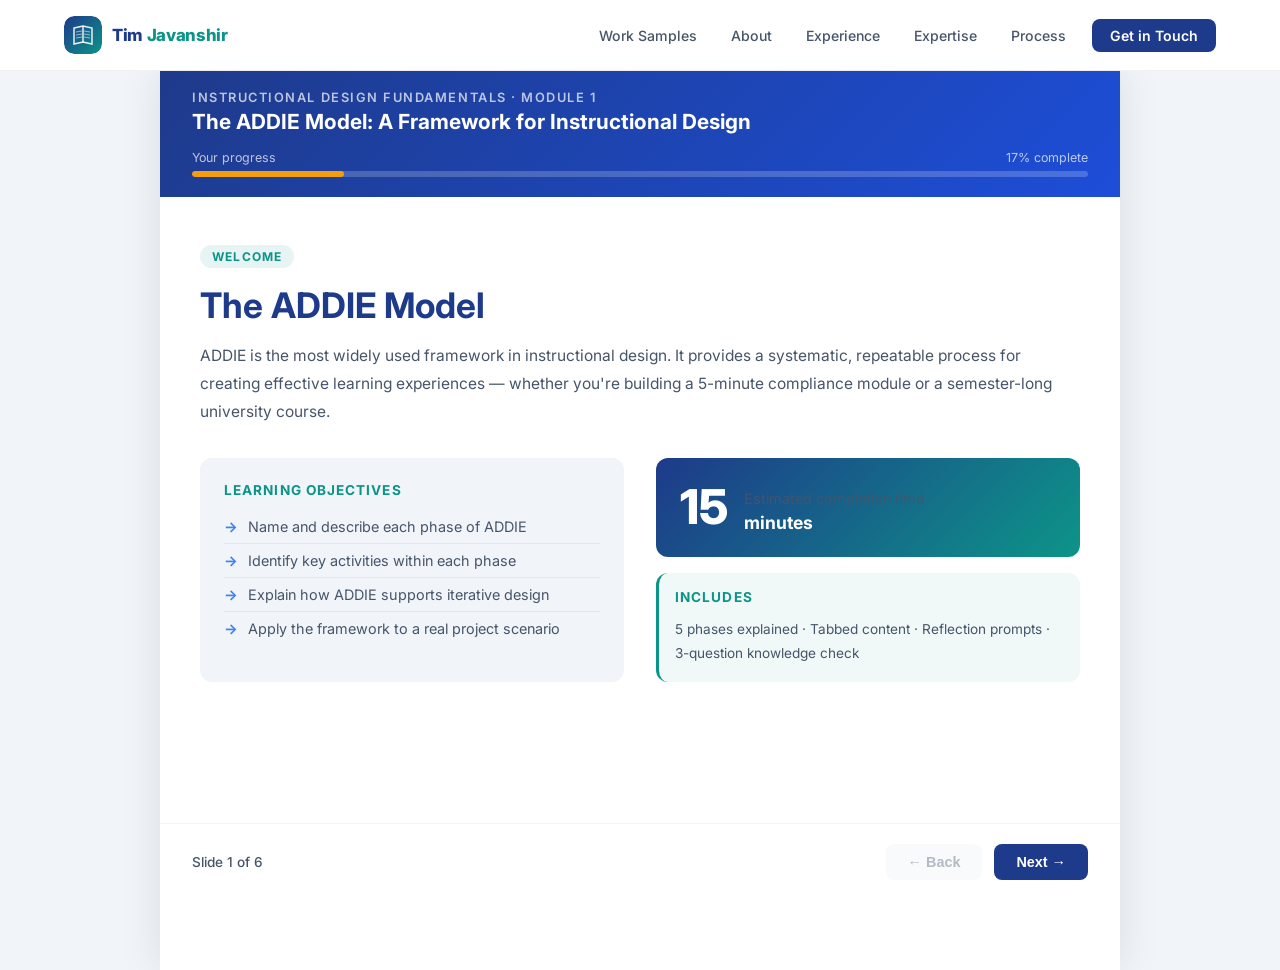
<file: samples/html-module/index.html>
<!DOCTYPE html>
<html lang="en">
<head>
  <meta charset="UTF-8" />
  <meta name="viewport" content="width=device-width, initial-scale=1.0" />
  <title>The ADDIE Model — Interactive Learning Module</title>
  <link rel="preconnect" href="https://fonts.googleapis.com" />
  <link href="https://fonts.googleapis.com/css2?family=Inter:wght@400;500;600;700;800&display=swap" rel="stylesheet" />
  <link rel="stylesheet" href="css/module.css" />
</head>
<body>

<div class="module-shell">

  <!-- Header -->
  <header class="module-header">
    <div class="module-title">Instructional Design Fundamentals · Module 1</div>
    <div class="module-name">The ADDIE Model: A Framework for Instructional Design</div>
    <div class="progress-bar-wrap">
      <div class="progress-label">
        <span>Your progress</span>
        <span id="progressText">0% complete</span>
      </div>
      <div class="progress-track"><div class="progress-fill" id="progressFill" style="width:0%"></div></div>
    </div>
  </header>

  <!-- Slides -->
  <main class="slide-area">

    <!-- Slide 1: Introduction -->
    <div class="slide active" id="slide-0">
      <span class="slide-badge">Welcome</span>
      <h1>The ADDIE Model</h1>
      <p>ADDIE is the most widely used framework in instructional design. It provides a systematic, repeatable process for creating effective learning experiences — whether you're building a 5-minute compliance module or a semester-long university course.</p>

      <div class="slide-intro-grid">
        <div class="intro-obj-card">
          <h4>Learning Objectives</h4>
          <ul class="obj-list">
            <li>Name and describe each phase of ADDIE</li>
            <li>Identify key activities within each phase</li>
            <li>Explain how ADDIE supports iterative design</li>
            <li>Apply the framework to a real project scenario</li>
          </ul>
        </div>
        <div style="display:flex;flex-direction:column;gap:16px;">
          <div class="time-card">
            <div>
              <div class="big-num">15</div>
            </div>
            <div>
              <p>Estimated completion time</p>
              <strong style="font-size:1.1rem;">minutes</strong>
            </div>
          </div>
          <div class="intro-obj-card" style="background:rgba(13,148,136,0.06);border-left:3px solid #0D9488;padding:16px;">
            <h4 style="color:#0D9488;">Includes</h4>
            <p style="font-size:0.85rem;color:#475569;margin-top:6px;">5 phases explained · Tabbed content · Reflection prompts · 3-question knowledge check</p>
          </div>
        </div>
      </div>
    </div>

    <!-- Slide 2: Analysis -->
    <div class="slide" id="slide-1">
      <span class="slide-badge">Phase 1 of 5</span>
      <h2>Analysis — Understanding the Problem</h2>
      <p>Before designing a single slide or writing a single objective, you must understand the problem you're solving. The Analysis phase prevents you from building the wrong solution — even if you build it brilliantly.</p>

      <div class="phase-card analyse">
        <h3>🔍 What happens in Analysis?</h3>
        <p>You investigate the performance gap, understand your audience, clarify constraints, and define what success looks like.</p>
        <div class="phase-activities">
          <span class="activity-chip">Needs Analysis</span>
          <span class="activity-chip">Audience Profile</span>
          <span class="activity-chip">Task Analysis</span>
          <span class="activity-chip">Gap Analysis</span>
          <span class="activity-chip">Stakeholder Interviews</span>
          <span class="activity-chip">Resource Inventory</span>
        </div>
      </div>

      <div class="tabs">
        <div class="tab-headers">
          <button class="tab-btn active" data-tab="tab-a1">Key Questions</button>
          <button class="tab-btn" data-tab="tab-a2">Outputs</button>
          <button class="tab-btn" data-tab="tab-a3">Common Mistakes</button>
        </div>
        <div class="tab-panel active" id="tab-a1">
          <ul class="obj-list" style="list-style:none;">
            <li>What performance problem are we solving?</li>
            <li>Who are the learners — experience, role, prior knowledge?</li>
            <li>Is training actually the right solution?</li>
            <li>What are the constraints (budget, time, tech)?</li>
            <li>How will we measure success?</li>
          </ul>
        </div>
        <div class="tab-panel" id="tab-a2">
          <ul class="obj-list" style="list-style:none;">
            <li>Needs analysis report</li>
            <li>Learner persona / audience profile</li>
            <li>Project scope and constraints document</li>
            <li>Recommended solution (may not be training)</li>
          </ul>
        </div>
        <div class="tab-panel" id="tab-a3">
          <ul class="obj-list" style="list-style:none;">
            <li>Skipping analysis and jumping straight to design</li>
            <li>Assuming training will fix a motivation problem</li>
            <li>Not consulting the actual target learners</li>
            <li>Ignoring technical and accessibility constraints</li>
          </ul>
        </div>
      </div>
    </div>

    <!-- Slide 3: Design -->
    <div class="slide" id="slide-2">
      <span class="slide-badge">Phase 2 of 5</span>
      <h2>Design — Blueprinting the Solution</h2>
      <p>Design is where analysis findings become a concrete plan. You're not building content yet — you're creating the blueprint that will guide development.</p>

      <div class="phase-card design">
        <h3>✏️ What happens in Design?</h3>
        <p>You write learning objectives, sequence content, design assessments, and create storyboards or wireframes before a single piece of content is built.</p>
        <div class="phase-activities">
          <span class="activity-chip">Learning Objectives</span>
          <span class="activity-chip">Content Outline</span>
          <span class="activity-chip">Storyboarding</span>
          <span class="activity-chip">Assessment Design</span>
          <span class="activity-chip">Style Guide</span>
          <span class="activity-chip">Prototype</span>
        </div>
      </div>

      <div class="reflect-box">
        <h4>💡 Reflection Prompt</h4>
        <p>Think about a training you've experienced that felt disorganised or irrelevant. What analysis or design step do you think was skipped? How could a structured Design phase have improved it?</p>
      </div>

      <div class="phase-card design" style="margin-top:16px;">
        <h3>Writing Strong Learning Objectives</h3>
        <p>Use Bloom's Taxonomy action verbs. A strong objective includes: <strong>Audience + Behaviour + Condition + Degree</strong> (the ABCD model).</p>
        <p style="margin-top:10px;font-style:italic;color:#0D9488;">Example: "By the end of this module, the learner will be able to <u>identify</u> the five phases of ADDIE and <u>describe</u> one key activity within each phase."</p>
      </div>
    </div>

    <!-- Slide 4: Develop, Implement, Evaluate (overview) -->
    <div class="slide" id="slide-3">
      <span class="slide-badge">Phases 3 · 4 · 5</span>
      <h2>Develop · Implement · Evaluate</h2>
      <p>With analysis and design complete, you move into building, deploying, and measuring your learning solution.</p>

      <div class="phase-card develop">
        <h3>🛠️ Develop</h3>
        <p>Build the actual content — slides, videos, interactions, assessments. Use your storyboard as a guide. Conduct pilot testing and gather SME review before launch.</p>
        <div class="phase-activities">
          <span class="activity-chip">Content Creation</span>
          <span class="activity-chip">Authoring Tool Build</span>
          <span class="activity-chip">Media Production</span>
          <span class="activity-chip">Alpha / Beta Review</span>
        </div>
      </div>

      <div class="phase-card implement">
        <h3>🚀 Implement</h3>
        <p>Deploy to your LMS or delivery platform. Train facilitators if needed. Enrol learners. Monitor for technical issues and early completion data.</p>
        <div class="phase-activities">
          <span class="activity-chip">LMS Upload</span>
          <span class="activity-chip">Facilitator Training</span>
          <span class="activity-chip">Learner Onboarding</span>
          <span class="activity-chip">Technical Testing</span>
        </div>
      </div>

      <div class="phase-card evaluate">
        <h3>📊 Evaluate</h3>
        <p>Use Kirkpatrick's Four Levels — Reaction, Learning, Behaviour, Results — to measure training effectiveness and identify improvements.</p>
        <div class="phase-activities">
          <span class="activity-chip">Level 1: Reaction</span>
          <span class="activity-chip">Level 2: Learning</span>
          <span class="activity-chip">Level 3: Behaviour</span>
          <span class="activity-chip">Level 4: Results</span>
        </div>
      </div>
    </div>

    <!-- Slide 5: Knowledge Check -->
    <div class="slide" id="slide-4">
      <span class="slide-badge">Knowledge Check</span>
      <h2>Check Your Understanding</h2>
      <p>Answer the three questions below. Select an option, then click <strong>Check Answer</strong> to see feedback.</p>
      <br>
      <div id="quizContainer"></div>
      <div class="score-panel" id="scorePanel">
        <div class="score-circle">
          <div class="score-num" id="scoreNum">0</div>
          <div class="score-denom">/ 3</div>
        </div>
        <h3>Quiz Complete!</h3>
        <p id="scoreMsg"></p>
      </div>
    </div>

    <!-- Slide 6: Completion -->
    <div class="slide" id="slide-5">
      <div class="completion-wrap">
        <div class="completion-icon">🎓</div>
        <h2>Module Complete!</h2>
        <p>You've completed <strong>The ADDIE Model: A Framework for Instructional Design</strong>. You can now name and describe all five phases and explain how they work together to create effective learning.</p>
        <div class="completion-links">
          <a href="../../index.html" class="comp-link primary">← Back to Portfolio</a>
          <a href="#" onclick="window.location.reload()" class="comp-link outline">Restart Module</a>
        </div>
        <div style="margin-top:40px;padding:24px;background:#F1F5F9;border-radius:12px;text-align:left;max-width:480px;margin-left:auto;margin-right:auto;">
          <h4 style="color:#1E3A8A;margin-bottom:12px;">What's next?</h4>
          <p style="font-size:0.9rem;color:#475569;">Explore more work samples in the portfolio — including the SCORM module on writing learning objectives and the Canvas course design showcase.</p>
        </div>
      </div>
    </div>

  </main>

  <!-- Footer Navigation -->
  <footer class="module-nav">
    <span class="slide-counter" id="slideCounter">Slide 1 of 6</span>
    <div class="nav-btns">
      <button class="nav-btn prev" id="prevBtn" disabled>← Back</button>
      <button class="nav-btn next" id="nextBtn">Next →</button>
    </div>
  </footer>

</div>

<script src="js/module.js"></script>
<script src="../../js/site-header.js?v=20261116-home-header-v2"></script>
</body>
</html>
</file>
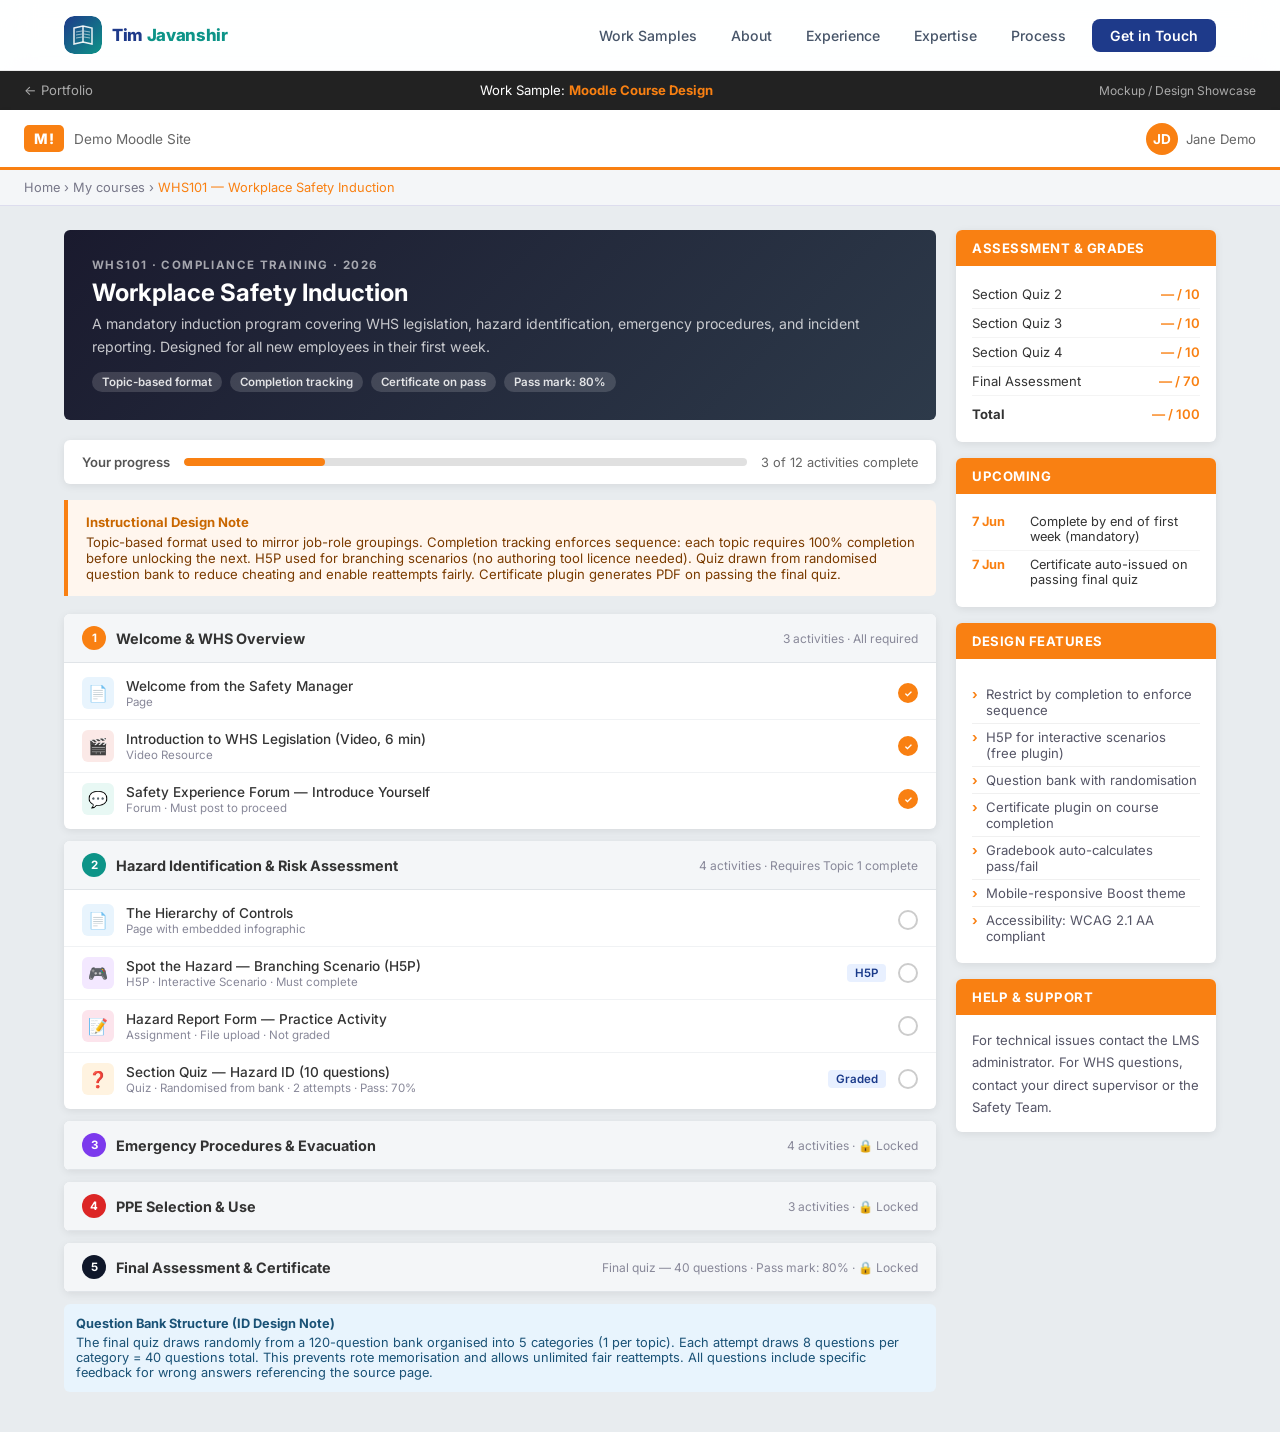
<file: samples/moodle-showcase/index.html>
<!DOCTYPE html>
<html lang="en">
<head>
  <meta charset="UTF-8" />
  <meta name="viewport" content="width=device-width, initial-scale=1.0" />
  <title>Moodle Course Design — Workplace Safety Induction</title>
  <link rel="preconnect" href="https://fonts.googleapis.com" />
  <link href="https://fonts.googleapis.com/css2?family=Inter:wght@400;500;600;700;800&display=swap" rel="stylesheet" />
  <style>
    :root {
      --moodle: #F98012; --moodle-dark: #C96700; --moodle-bg: #FFF6EE;
      --dark: #333; --mid: #555; --light: #f4f6f8; --white: #fff;
      --radius: 6px; --shadow: 0 2px 8px rgba(0,0,0,0.08);
    }
    *,*::before,*::after{box-sizing:border-box;margin:0;padding:0}
    body{font-family:'Inter',system-ui,sans-serif;background:#e8ecef;color:var(--dark)}
    a{text-decoration:none;color:inherit}

    /* Portfolio bar */
    .portfolio-bar{background:#222;color:#fff;padding:12px 24px;display:flex;justify-content:space-between;align-items:center;font-size:.82rem}
    .portfolio-bar a{color:#aaa;display:flex;align-items:center;gap:6px}
    .portfolio-bar a:hover{color:#fff}
    .portfolio-bar strong{color:var(--moodle)}

    /* Moodle top header */
    .m-header{background:#fff;border-bottom:3px solid var(--moodle);padding:0 24px;height:60px;display:flex;align-items:center;justify-content:space-between;box-shadow:0 2px 6px rgba(0,0,0,0.07)}
    .m-logo{display:flex;align-items:center;gap:10px}
    .m-logo-mark{background:var(--moodle);color:#fff;font-weight:800;font-size:.9rem;padding:5px 10px;border-radius:5px;letter-spacing:.05em}
    .m-logo-text{font-size:.85rem;color:#666}
    .m-user{display:flex;align-items:center;gap:8px;font-size:.82rem;color:#666}
    .m-user-icon{width:32px;height:32px;border-radius:50%;background:var(--moodle);color:#fff;display:flex;align-items:center;justify-content:center;font-weight:700;font-size:.85rem}

    /* Moodle breadcrumb */
    .m-breadcrumb{background:var(--light);padding:10px 24px;font-size:.8rem;color:#778;border-bottom:1px solid #dde}
    .m-breadcrumb span{color:var(--moodle)}

    /* Layout */
    .m-layout{display:grid;grid-template-columns:1fr 280px;gap:0;max-width:1200px;margin:0 auto;padding:24px 24px 40px}

    /* Main course area */
    .m-main{}

    /* Course header */
    .m-course-header{background:linear-gradient(135deg,#1a1a2e,#2d3a4a);color:#fff;border-radius:var(--radius);padding:28px;margin-bottom:20px}
    .m-course-short{font-size:.72rem;font-weight:700;letter-spacing:.12em;text-transform:uppercase;opacity:.6;margin-bottom:6px}
    .m-course-title{font-size:1.5rem;font-weight:700;margin-bottom:6px}
    .m-course-summary{font-size:.88rem;opacity:.75;line-height:1.6}
    .m-course-tags{display:flex;gap:8px;margin-top:14px;flex-wrap:wrap}
    .m-tag{font-size:.72rem;font-weight:600;padding:3px 10px;border-radius:20px;background:rgba(255,255,255,.15);color:rgba(255,255,255,.85)}

    /* Completion bar */
    .m-completion-bar{background:#fff;border-radius:var(--radius);padding:14px 18px;margin-bottom:16px;display:flex;align-items:center;gap:14px;box-shadow:var(--shadow)}
    .m-comp-track{flex:1;height:8px;background:#e0e0e0;border-radius:4px;overflow:hidden}
    .m-comp-fill{height:100%;background:var(--moodle);border-radius:4px}
    .m-comp-text{font-size:.8rem;color:#666;white-space:nowrap}

    /* Design note */
    .m-design-note{background:var(--moodle-bg);border-left:4px solid var(--moodle);border-radius:0 var(--radius) var(--radius) 0;padding:14px 18px;margin-bottom:18px;font-size:.82rem;color:#7a3b00}
    .m-design-note strong{display:block;margin-bottom:4px;color:var(--moodle-dark)}

    /* Topics */
    .m-topic{background:#fff;border-radius:var(--radius);margin-bottom:12px;box-shadow:var(--shadow);overflow:hidden}
    .m-topic-header{background:var(--light);padding:12px 18px;display:flex;align-items:center;justify-content:space-between;border-bottom:1px solid #e0e4e8;cursor:pointer}
    .m-topic-title{font-weight:700;font-size:.9rem;display:flex;align-items:center;gap:10px}
    .m-topic-num{background:var(--moodle);color:#fff;width:24px;height:24px;border-radius:50%;display:flex;align-items:center;justify-content:center;font-size:.72rem;font-weight:700;flex-shrink:0}
    .m-topic-meta{font-size:.75rem;color:#889}
    .m-topic-body{display:none;padding:4px 0}
    .m-topic.open .m-topic-body{display:block}

    /* Activity rows */
    .m-activity{display:flex;align-items:center;gap:12px;padding:10px 18px;border-bottom:1px solid #f0f2f4;font-size:.85rem;color:var(--dark);cursor:pointer;transition:background .15s}
    .m-activity:hover{background:#f8f9fa}
    .m-activity:last-child{border-bottom:none}
    .m-act-icon{width:32px;height:32px;border-radius:6px;display:flex;align-items:center;justify-content:center;font-size:1rem;flex-shrink:0}
    .m-act-icon.page{background:#e8f4fd}
    .m-act-icon.forum{background:#e8f8f4}
    .m-act-icon.quiz{background:#fff3e0}
    .m-act-icon.h5p{background:#f3e8ff}
    .m-act-icon.assign{background:#fce4ec}
    .m-act-icon.scorm{background:#e0f7fa}
    .m-act-icon.video{background:#fbe9e7}
    .m-act-body{flex:1}
    .m-act-name{font-weight:500}
    .m-act-type{font-size:.72rem;color:#889;margin-top:1px}
    .m-act-badge{font-size:.72rem;font-weight:600;padding:2px 8px;border-radius:4px;background:#e8f0ff;color:#1a3a8a}
    .m-act-comp{width:20px;height:20px;border-radius:50%;border:2px solid #ccc;flex-shrink:0}
    .m-act-comp.done{background:var(--moodle);border-color:var(--moodle);display:flex;align-items:center;justify-content:center}
    .m-act-comp.done::after{content:'✓';color:#fff;font-size:.6rem;font-weight:700}

    /* Sidebar */
    .m-sidebar{padding-left:20px}
    .m-widget{background:#fff;border-radius:var(--radius);box-shadow:var(--shadow);margin-bottom:16px;overflow:hidden}
    .m-widget-title{background:var(--moodle);color:#fff;padding:10px 16px;font-size:.82rem;font-weight:700;letter-spacing:.04em}
    .m-widget-body{padding:14px 16px}
    .m-widget-body p{font-size:.82rem;color:#556;line-height:1.7}
    .m-widget-body ul{list-style:none;margin-top:8px}
    .m-widget-body li{font-size:.82rem;color:#556;padding:5px 0;border-bottom:1px solid #f0f0f0;display:flex;gap:8px}
    .m-widget-body li:last-child{border-bottom:none}
    .m-widget-body li::before{content:'›';color:var(--moodle);font-weight:700}
    .grade-row{display:flex;justify-content:space-between;padding:6px 0;font-size:.82rem;border-bottom:1px solid #f4f4f4}
    .grade-row:last-child{border-bottom:none;font-weight:700;padding-top:10px}
    .grade-pts{color:var(--moodle);font-weight:600}
    .deadline-item{display:flex;gap:10px;padding:6px 0;border-bottom:1px solid #f4f4f4;font-size:.8rem}
    .deadline-item:last-child{border-bottom:none}
    .d-date{color:var(--moodle);font-weight:700;flex-shrink:0;min-width:48px}

    /* Quiz bank callout */
    .quiz-bank-note{background:#e8f4fd;border-radius:var(--radius);padding:12px;font-size:.8rem;color:#1a5276;margin-top:10px}
    .quiz-bank-note strong{display:block;margin-bottom:4px}

    @media(max-width:760px){
      .m-layout{grid-template-columns:1fr}
      .m-sidebar{padding-left:0}
    }
  </style>
</head>
<body>

<!-- Portfolio bar -->
<div class="portfolio-bar">
  <a href="../../index.html">← Portfolio</a>
  <span>Work Sample: <strong>Moodle Course Design</strong></span>
  <span style="color:#aaa;font-size:.75rem;">Mockup / Design Showcase</span>
</div>

<!-- Moodle Header -->
<div class="m-header">
  <div class="m-logo">
    <div class="m-logo-mark">M!</div>
    <div class="m-logo-text">Demo Moodle Site</div>
  </div>
  <div class="m-user">
    <div class="m-user-icon">JD</div>
    <span>Jane Demo</span>
  </div>
</div>

<!-- Breadcrumb -->
<div class="m-breadcrumb">
  Home › My courses › <span>WHS101 — Workplace Safety Induction</span>
</div>

<!-- Layout -->
<div class="m-layout">

  <!-- Main -->
  <div class="m-main">

    <!-- Course header -->
    <div class="m-course-header">
      <div class="m-course-short">WHS101 · Compliance Training · 2026</div>
      <div class="m-course-title">Workplace Safety Induction</div>
      <div class="m-course-summary">A mandatory induction program covering WHS legislation, hazard identification, emergency procedures, and incident reporting. Designed for all new employees in their first week.</div>
      <div class="m-course-tags">
        <span class="m-tag">Topic-based format</span>
        <span class="m-tag">Completion tracking</span>
        <span class="m-tag">Certificate on pass</span>
        <span class="m-tag">Pass mark: 80%</span>
      </div>
    </div>

    <!-- Completion bar -->
    <div class="m-completion-bar">
      <span style="font-size:.82rem;font-weight:600;color:#555;white-space:nowrap;">Your progress</span>
      <div class="m-comp-track"><div class="m-comp-fill" style="width:25%"></div></div>
      <span class="m-comp-text">3 of 12 activities complete</span>
    </div>

    <!-- Design note -->
    <div class="m-design-note">
      <strong>Instructional Design Note</strong>
      Topic-based format used to mirror job-role groupings. Completion tracking enforces sequence: each topic requires 100% completion before unlocking the next. H5P used for branching scenarios (no authoring tool licence needed). Quiz drawn from randomised question bank to reduce cheating and enable reattempts fairly. Certificate plugin generates PDF on passing the final quiz.
    </div>

    <!-- Topic 1 — Introduction (open) -->
    <div class="m-topic open">
      <div class="m-topic-header">
        <div class="m-topic-title">
          <div class="m-topic-num">1</div>
          Welcome &amp; WHS Overview
        </div>
        <span class="m-topic-meta">3 activities · All required</span>
      </div>
      <div class="m-topic-body">
        <div class="m-activity">
          <div class="m-act-icon page">📄</div>
          <div class="m-act-body">
            <div class="m-act-name">Welcome from the Safety Manager</div>
            <div class="m-act-type">Page</div>
          </div>
          <div class="m-act-comp done"></div>
        </div>
        <div class="m-activity">
          <div class="m-act-icon video">🎬</div>
          <div class="m-act-body">
            <div class="m-act-name">Introduction to WHS Legislation (Video, 6 min)</div>
            <div class="m-act-type">Video Resource</div>
          </div>
          <div class="m-act-comp done"></div>
        </div>
        <div class="m-activity">
          <div class="m-act-icon forum">💬</div>
          <div class="m-act-body">
            <div class="m-act-name">Safety Experience Forum — Introduce Yourself</div>
            <div class="m-act-type">Forum · Must post to proceed</div>
          </div>
          <div class="m-act-comp done"></div>
        </div>
      </div>
    </div>

    <!-- Topic 2 — Hazard ID (open) -->
    <div class="m-topic open">
      <div class="m-topic-header">
        <div class="m-topic-title">
          <div class="m-topic-num" style="background:#0D9488">2</div>
          Hazard Identification &amp; Risk Assessment
        </div>
        <span class="m-topic-meta">4 activities · Requires Topic 1 complete</span>
      </div>
      <div class="m-topic-body">
        <div class="m-activity">
          <div class="m-act-icon page">📄</div>
          <div class="m-act-body">
            <div class="m-act-name">The Hierarchy of Controls</div>
            <div class="m-act-type">Page with embedded infographic</div>
          </div>
          <div class="m-act-comp"></div>
        </div>
        <div class="m-activity">
          <div class="m-act-icon h5p">🎮</div>
          <div class="m-act-body">
            <div class="m-act-name">Spot the Hazard — Branching Scenario (H5P)</div>
            <div class="m-act-type">H5P · Interactive Scenario · Must complete</div>
          </div>
          <span class="m-act-badge">H5P</span>
          <div class="m-act-comp"></div>
        </div>
        <div class="m-activity">
          <div class="m-act-icon assign">📝</div>
          <div class="m-act-body">
            <div class="m-act-name">Hazard Report Form — Practice Activity</div>
            <div class="m-act-type">Assignment · File upload · Not graded</div>
          </div>
          <div class="m-act-comp"></div>
        </div>
        <div class="m-activity">
          <div class="m-act-icon quiz">❓</div>
          <div class="m-act-body">
            <div class="m-act-name">Section Quiz — Hazard ID (10 questions)</div>
            <div class="m-act-type">Quiz · Randomised from bank · 2 attempts · Pass: 70%</div>
          </div>
          <span class="m-act-badge">Graded</span>
          <div class="m-act-comp"></div>
        </div>
      </div>
    </div>

    <!-- Topics 3-5 collapsed -->
    <div class="m-topic">
      <div class="m-topic-header">
        <div class="m-topic-title">
          <div class="m-topic-num" style="background:#7C3AED">3</div>
          Emergency Procedures &amp; Evacuation
        </div>
        <span class="m-topic-meta">4 activities · 🔒 Locked</span>
      </div>
      <div class="m-topic-body"></div>
    </div>
    <div class="m-topic">
      <div class="m-topic-header">
        <div class="m-topic-title">
          <div class="m-topic-num" style="background:#DC2626">4</div>
          PPE Selection &amp; Use
        </div>
        <span class="m-topic-meta">3 activities · 🔒 Locked</span>
      </div>
      <div class="m-topic-body"></div>
    </div>
    <div class="m-topic">
      <div class="m-topic-header">
        <div class="m-topic-title">
          <div class="m-topic-num" style="background:#0F172A">5</div>
          Final Assessment &amp; Certificate
        </div>
        <span class="m-topic-meta">Final quiz — 40 questions · Pass mark: 80% · 🔒 Locked</span>
      </div>
      <div class="m-topic-body"></div>
    </div>

    <!-- Quiz bank note -->
    <div class="quiz-bank-note">
      <strong>Question Bank Structure (ID Design Note)</strong>
      The final quiz draws randomly from a 120-question bank organised into 5 categories (1 per topic). Each attempt draws 8 questions per category = 40 questions total. This prevents rote memorisation and allows unlimited fair reattempts. All questions include specific feedback for wrong answers referencing the source page.
    </div>

  </div>

  <!-- Sidebar -->
  <div class="m-sidebar">

    <div class="m-widget">
      <div class="m-widget-title">ASSESSMENT &amp; GRADES</div>
      <div class="m-widget-body">
        <div class="grade-row"><span>Section Quiz 2</span><span class="grade-pts">— / 10</span></div>
        <div class="grade-row"><span>Section Quiz 3</span><span class="grade-pts">— / 10</span></div>
        <div class="grade-row"><span>Section Quiz 4</span><span class="grade-pts">— / 10</span></div>
        <div class="grade-row"><span>Final Assessment</span><span class="grade-pts">— / 70</span></div>
        <div class="grade-row"><span>Total</span><span class="grade-pts">— / 100</span></div>
      </div>
    </div>

    <div class="m-widget">
      <div class="m-widget-title">UPCOMING</div>
      <div class="m-widget-body">
        <div class="deadline-item">
          <span class="d-date">7 Jun</span>
          <span>Complete by end of first week (mandatory)</span>
        </div>
        <div class="deadline-item">
          <span class="d-date">7 Jun</span>
          <span>Certificate auto-issued on passing final quiz</span>
        </div>
      </div>
    </div>

    <div class="m-widget">
      <div class="m-widget-title">DESIGN FEATURES</div>
      <div class="m-widget-body">
        <ul>
          <li>Restrict by completion to enforce sequence</li>
          <li>H5P for interactive scenarios (free plugin)</li>
          <li>Question bank with randomisation</li>
          <li>Certificate plugin on course completion</li>
          <li>Gradebook auto-calculates pass/fail</li>
          <li>Mobile-responsive Boost theme</li>
          <li>Accessibility: WCAG 2.1 AA compliant</li>
        </ul>
      </div>
    </div>

    <div class="m-widget">
      <div class="m-widget-title">HELP &amp; SUPPORT</div>
      <div class="m-widget-body">
        <p>For technical issues contact the LMS administrator. For WHS questions, contact your direct supervisor or the Safety Team.</p>
      </div>
    </div>

  </div>
</div>

<script>
document.querySelectorAll('.m-topic-header').forEach(h => {
  h.addEventListener('click', () => h.closest('.m-topic').classList.toggle('open'));
});
</script>
<script src="../../js/site-header.js?v=20261116-home-header-v2"></script>
</body>
</html>
</file>
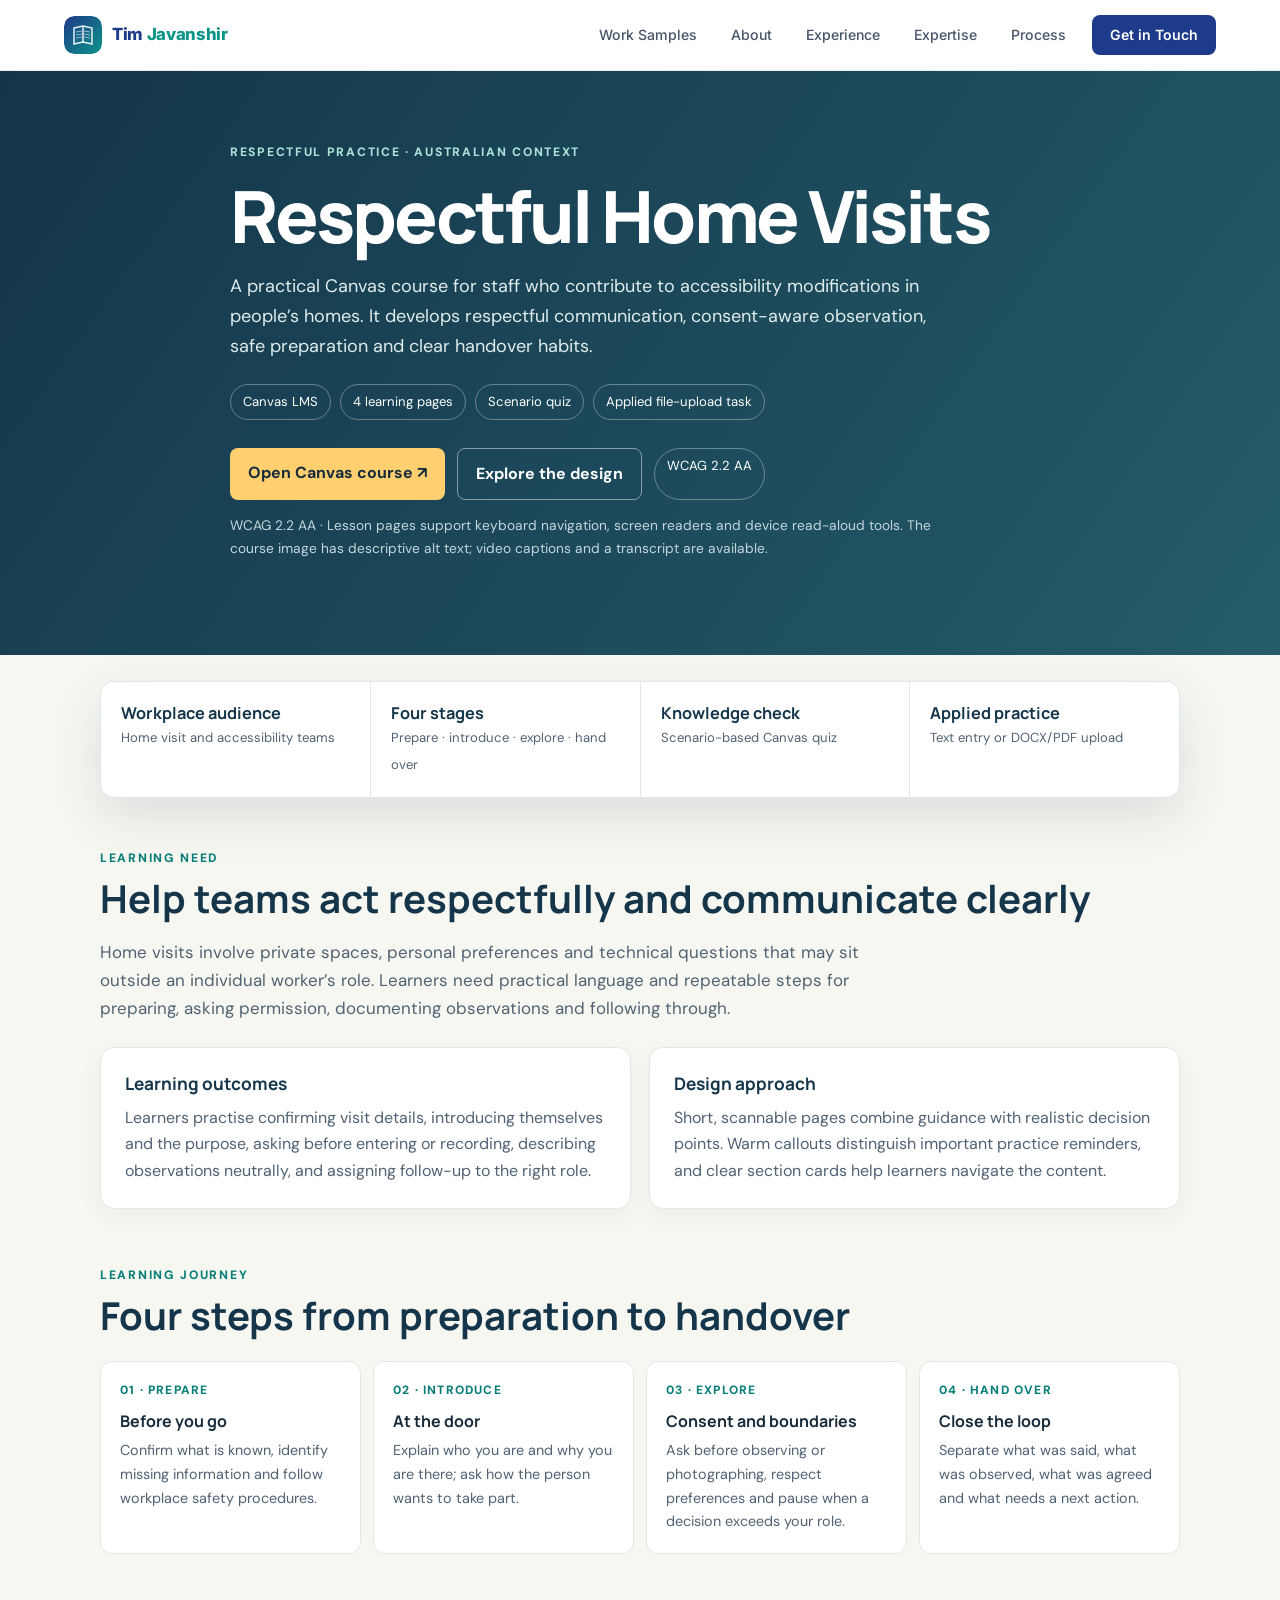
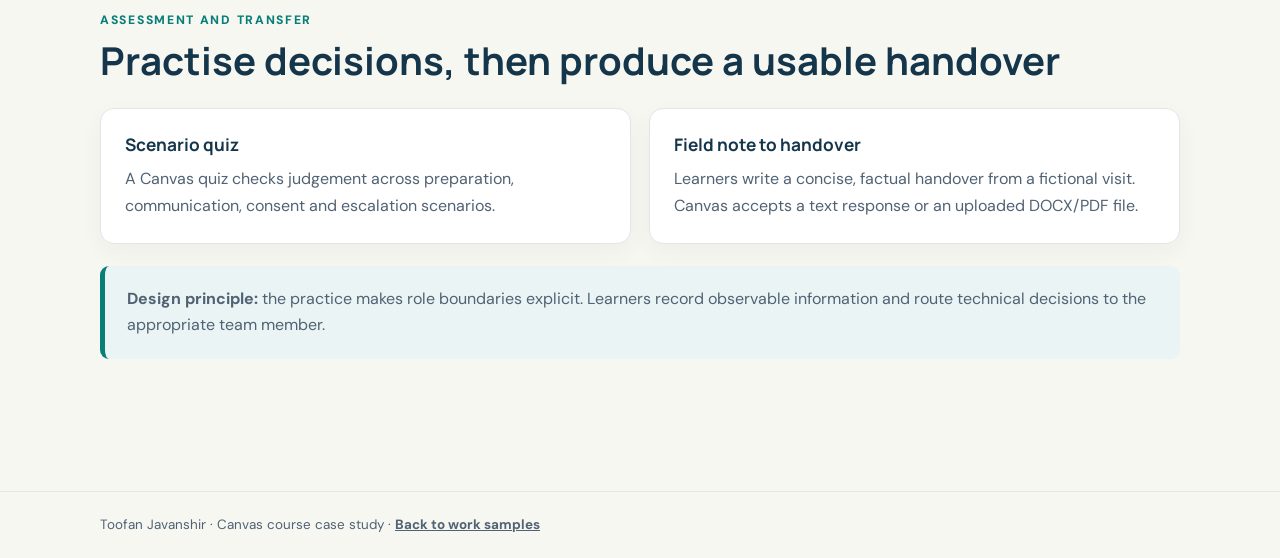
<file: samples/respectful-home-visits/index.html>
<!doctype html>
<html lang="en-AU">
<head>
  <meta charset="utf-8">
  <meta name="viewport" content="width=device-width, initial-scale=1">
  <meta name="description" content="Canvas LMS case study: Respectful Home Visits, a practical learning course about accessibility modification visits, consent, safety and clear handovers.">
  <title>Respectful Home Visits | Toofan Javanshir</title>
  <link rel="preconnect" href="https://fonts.googleapis.com">
  <link href="https://fonts.googleapis.com/css2?family=DM+Sans:wght@400;500;600;700&family=Manrope:wght@600;700;800&display=swap" rel="stylesheet">
  <style>
    :root{--ink:#172b3b;--muted:#506273;--navy:#14354a;--teal:#087e79;--mint:#d9f3ed;--cream:#f7f7f1;--gold:#ffcf70;--line:#dfe8e5;--white:#fff;--shadow:0 18px 50px rgba(20,53,74,.12)}
    *{box-sizing:border-box}body{margin:0;background:var(--cream);color:var(--ink);font:16px/1.65 'DM Sans',sans-serif}a{color:inherit}.wrap{width:min(1080px,calc(100% - 36px));margin:auto}.top{height:64px;background:#fff;border-bottom:1px solid var(--line);display:flex;align-items:center}.top .wrap{display:flex;justify-content:space-between}.back{font-weight:700;color:var(--navy);text-decoration:none}.brand,.kicker{color:var(--teal);font-size:.76rem;font-weight:800;letter-spacing:.14em;text-transform:uppercase}.hero{background:linear-gradient(125deg,#14354a,#245c69);color:#fff;padding:72px 0 82px}.hero-inner{max-width:820px}.hero h1{font:800 clamp(2.5rem,6vw,4.5rem)/1.06 Manrope,sans-serif;letter-spacing:-.04em;margin:16px 0}.hero p{font-size:1.13rem;color:#e0ecec;max-width:720px}.chips{display:flex;gap:9px;flex-wrap:wrap;margin:22px 0}.chip{border:1px solid #ffffff55;border-radius:30px;padding:6px 12px;font-size:.82rem}.buttons{display:flex;gap:12px;flex-wrap:wrap;margin-top:28px}.btn{display:inline-flex;text-decoration:none;font-weight:700;border-radius:8px;padding:12px 18px}.primary{background:var(--gold);color:var(--ink)}.secondary{border:1px solid #ffffff77;color:#fff}.note{font-size:.86rem!important;color:#c4d7dc!important;margin-top:14px}.facts{display:grid;grid-template-columns:repeat(4,1fr);gap:1px;background:var(--line);border:1px solid var(--line);border-radius:14px;overflow:hidden;margin-top:-28px;position:relative;box-shadow:var(--shadow)}.fact{background:#fff;padding:20px}.fact b{display:block;font:700 1.02rem Manrope,sans-serif;color:var(--navy)}.fact span{font-size:.82rem;color:var(--muted)}main{padding:54px 0 76px}.section{margin-bottom:56px}.section h2{font:700 clamp(1.7rem,3vw,2.4rem)/1.2 Manrope,sans-serif;color:var(--navy);margin:8px 0 14px}.lead{color:var(--muted);max-width:800px;font-size:1.06rem}.grid{display:grid;grid-template-columns:repeat(2,1fr);gap:18px;margin-top:24px}.card{background:#fff;padding:24px;border:1px solid var(--line);border-radius:14px;box-shadow:0 8px 25px #14354a0b}.card h3{font:700 1.08rem Manrope,sans-serif;color:var(--navy);margin:0 0 10px}.card p{margin:0;color:var(--muted)}.sequence{display:grid;grid-template-columns:repeat(4,1fr);gap:12px;margin-top:22px}.step{background:#fff;border:1px solid var(--line);border-radius:12px;padding:19px}.num{font-size:.75rem;letter-spacing:.1em;color:var(--teal);font-weight:800}.step h3{font:700 1rem Manrope,sans-serif;margin:9px 0 7px}.step p{font-size:.9rem;color:var(--muted);margin:0}.callout{background:#eaf4f5;border-left:5px solid var(--teal);padding:20px 22px;border-radius:9px;margin-top:22px}.callout p{margin:0;color:var(--muted)}.footer{border-top:1px solid var(--line);padding:22px 0;color:var(--muted);font-size:.84rem}.footer a{font-weight:700}@media(max-width:700px){.facts{grid-template-columns:repeat(2,1fr)}.grid,.sequence{grid-template-columns:1fr}.hero{padding:54px 0 68px}}
  </style>
</head>
<body>
  <header class="top"><div class="wrap"><a class="back" href="../../index.html">← Portfolio</a><span class="brand">Canvas LMS · Course case study</span></div></header>
  <section class="hero"><div class="wrap hero-inner">
    <div class="kicker" style="color:#a9e3d8">Respectful practice · Australian context</div>
    <h1>Respectful Home Visits</h1>
    <p>A practical Canvas course for staff who contribute to accessibility modifications in people’s homes. It develops respectful communication, consent-aware observation, safe preparation and clear handover habits.</p>
    <div class="chips"><span class="chip">Canvas LMS</span><span class="chip">4 learning pages</span><span class="chip">Scenario quiz</span><span class="chip">Applied file-upload task</span></div>
    <div class="buttons"><a class="btn primary" href="https://canvaslite.instructure.com/courses/27981" target="_blank" rel="noopener">Open Canvas course ↗</a><a class="btn secondary" href="#design">Explore the design</a><span class="chip">WCAG 2.2 AA</span></div>
    <p class="note">WCAG 2.2 AA · Lesson pages support keyboard navigation, screen readers and device read-aloud tools. The course image has descriptive alt text; video captions and a transcript are available.</p>
  </div></section>
  <main class="wrap">
    <div class="facts" aria-label="Course at a glance"><div class="fact"><b>Workplace audience</b><span>Home visit and accessibility teams</span></div><div class="fact"><b>Four stages</b><span>Prepare · introduce · explore · hand over</span></div><div class="fact"><b>Knowledge check</b><span>Scenario-based Canvas quiz</span></div><div class="fact"><b>Applied practice</b><span>Text entry or DOCX/PDF upload</span></div></div>
    <section class="section" style="padding-top:50px"><div class="kicker">Learning need</div><h2>Help teams act respectfully and communicate clearly</h2><p class="lead">Home visits involve private spaces, personal preferences and technical questions that may sit outside an individual worker’s role. Learners need practical language and repeatable steps for preparing, asking permission, documenting observations and following through.</p>
      <div class="grid"><article class="card"><h3>Learning outcomes</h3><p>Learners practise confirming visit details, introducing themselves and the purpose, asking before entering or recording, describing observations neutrally, and assigning follow-up to the right role.</p></article><article class="card"><h3>Design approach</h3><p>Short, scannable pages combine guidance with realistic decision points. Warm callouts distinguish important practice reminders, and clear section cards help learners navigate the content.</p></article></div>
    </section>
    <section class="section" id="design"><div class="kicker">Learning journey</div><h2>Four steps from preparation to handover</h2><div class="sequence">
      <article class="step"><div class="num">01 · PREPARE</div><h3>Before you go</h3><p>Confirm what is known, identify missing information and follow workplace safety procedures.</p></article>
      <article class="step"><div class="num">02 · INTRODUCE</div><h3>At the door</h3><p>Explain who you are and why you are there; ask how the person wants to take part.</p></article>
      <article class="step"><div class="num">03 · EXPLORE</div><h3>Consent and boundaries</h3><p>Ask before observing or photographing, respect preferences and pause when a decision exceeds your role.</p></article>
      <article class="step"><div class="num">04 · HAND OVER</div><h3>Close the loop</h3><p>Separate what was said, what was observed, what was agreed and what needs a next action.</p></article>
    </div></section>
    <section class="section"><div class="kicker">Assessment and transfer</div><h2>Practise decisions, then produce a usable handover</h2><div class="grid"><article class="card"><h3>Scenario quiz</h3><p>A Canvas quiz checks judgement across preparation, communication, consent and escalation scenarios.</p></article><article class="card"><h3>Field note to handover</h3><p>Learners write a concise, factual handover from a fictional visit. Canvas accepts a text response or an uploaded DOCX/PDF file.</p></article></div><div class="callout"><p><strong>Design principle:</strong> the practice makes role boundaries explicit. Learners record observable information and route technical decisions to the appropriate team member.</p></div></section>
  </main>
  <footer class="footer"><div class="wrap">Toofan Javanshir · Canvas course case study · <a href="../../index.html">Back to work samples</a></div></footer>
<script src="../../js/site-header.js?v=20261116-home-header-v2"></script>
</body>
</html>
</file>
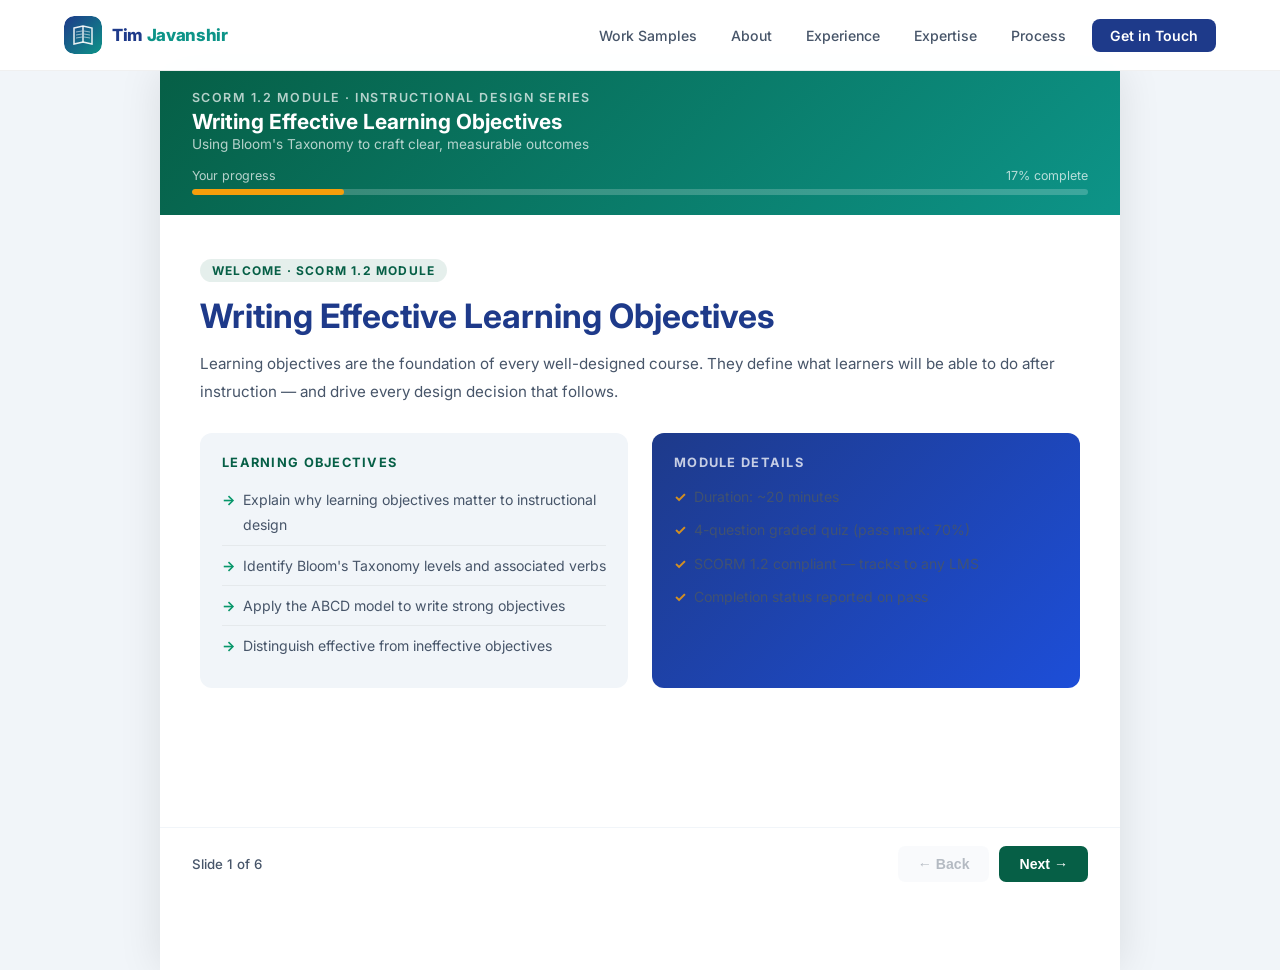
<file: samples/scorm-package/index.html>
<!DOCTYPE html>
<html lang="en">
<head>
  <meta charset="UTF-8" />
  <meta name="viewport" content="width=device-width, initial-scale=1.0" />
  <title>Writing Effective Learning Objectives — SCORM 1.2 Module</title>
  <link rel="preconnect" href="https://fonts.googleapis.com" />
  <link href="https://fonts.googleapis.com/css2?family=Inter:wght@400;500;600;700;800&display=swap" rel="stylesheet" />
  <link rel="stylesheet" href="css/scorm.css" />
</head>
<body>

<div class="shell">

  <!-- SCORM/Demo Banner -->
  <div class="scorm-banner" id="scormBanner"></div>

  <!-- Header -->
  <header class="hdr">
    <div class="hdr-meta">SCORM 1.2 Module · Instructional Design Series</div>
    <div class="hdr-title">Writing Effective Learning Objectives</div>
    <div class="hdr-sub">Using Bloom's Taxonomy to craft clear, measurable outcomes</div>
    <div class="pb-wrap">
      <div class="pb-lbl"><span>Your progress</span><span id="pText">0% complete</span></div>
      <div class="pb-track"><div class="pb-fill" id="pFill" style="width:0%"></div></div>
    </div>
  </header>

  <!-- Slides -->
  <main class="slide-area">

    <!-- Slide 1: Welcome -->
    <div class="slide active">
      <span class="badge">Welcome · SCORM 1.2 Module</span>
      <h1>Writing Effective Learning Objectives</h1>
      <p>Learning objectives are the foundation of every well-designed course. They define what learners will be able to do after instruction — and drive every design decision that follows.</p>

      <div class="intro-grid">
        <div class="info-card">
          <h4>Learning Objectives</h4>
          <ul class="obj-list">
            <li>Explain why learning objectives matter to instructional design</li>
            <li>Identify Bloom's Taxonomy levels and associated verbs</li>
            <li>Apply the ABCD model to write strong objectives</li>
            <li>Distinguish effective from ineffective objectives</li>
          </ul>
        </div>
        <div class="scorm-badge-card">
          <h4>Module Details</h4>
          <ul>
            <li>Duration: ~20 minutes</li>
            <li>4-question graded quiz (pass mark: 70%)</li>
            <li>SCORM 1.2 compliant — tracks to any LMS</li>
            <li>Completion status reported on pass</li>
          </ul>
        </div>
      </div>
    </div>

    <!-- Slide 2: Why objectives matter -->
    <div class="slide">
      <span class="badge">Section 1 — Why Objectives Matter</span>
      <h2>The Purpose of Learning Objectives</h2>
      <p>A learning objective is not a course title or a topic description. It's a precise, measurable statement of what a learner will be able to <em>do</em> as a result of instruction.</p>

      <div class="accordion">
        <div class="accordion-item open">
          <button class="accordion-btn">They guide design decisions <span class="icon">+</span></button>
          <div class="accordion-body">
            <p>Objectives determine content selection, sequence, instructional strategies, and assessment methods. If you can't link a piece of content back to an objective, it probably shouldn't be there.</p>
          </div>
        </div>
        <div class="accordion-item">
          <button class="accordion-btn">They set learner expectations <span class="icon">+</span></button>
          <div class="accordion-body">
            <p>When learners know exactly what they should be able to do by the end, they can focus their attention and self-monitor their progress. Clear objectives reduce anxiety and improve engagement.</p>
          </div>
        </div>
        <div class="accordion-item">
          <button class="accordion-btn">They enable meaningful assessment <span class="icon">+</span></button>
          <div class="accordion-body">
            <p>A well-written objective already contains the assessment criteria. If the objective says "demonstrate correct emergency shutdown procedure," you know exactly what the assessment must require.</p>
          </div>
        </div>
        <div class="accordion-item">
          <button class="accordion-btn">They justify training investment <span class="icon">+</span></button>
          <div class="accordion-body">
            <p>Measurable objectives allow organisations to evaluate training effectiveness against business outcomes — the basis of Kirkpatrick Level 4 and ROI evaluation.</p>
          </div>
        </div>
      </div>
    </div>

    <!-- Slide 3: Bloom's Taxonomy -->
    <div class="slide">
      <span class="badge">Section 2 — Bloom's Taxonomy</span>
      <h2>Bloom's Revised Taxonomy</h2>
      <p>Bloom's Taxonomy (revised by Anderson &amp; Krathwohl, 2001) provides a hierarchy of cognitive skills to target in learning objectives — from simple recall to complex creation.</p>

      <div class="tabs">
        <div class="tab-heads">
          <button class="tab-btn active" data-tab="t-remember">Remember</button>
          <button class="tab-btn" data-tab="t-understand">Understand</button>
          <button class="tab-btn" data-tab="t-apply">Apply</button>
          <button class="tab-btn" data-tab="t-analyse">Analyse</button>
          <button class="tab-btn" data-tab="t-evaluate">Evaluate</button>
          <button class="tab-btn" data-tab="t-create">Create</button>
        </div>
        <div class="tab-panel active" id="t-remember">
          <div class="content-card blue">
            <h3>Level 1 — Remember</h3>
            <p>Recall facts and basic concepts from memory.</p>
            <ul class="bloom-list">
              <li><strong>Verbs:</strong> define, list, recall, recognise, state, identify, name, repeat</li>
              <li><strong>Example objective:</strong> "List the five phases of the ADDIE model."</li>
            </ul>
          </div>
        </div>
        <div class="tab-panel" id="t-understand">
          <div class="content-card green">
            <h3>Level 2 — Understand</h3>
            <p>Explain ideas or concepts in own words.</p>
            <ul class="bloom-list">
              <li><strong>Verbs:</strong> explain, describe, summarise, paraphrase, classify, interpret</li>
              <li><strong>Example objective:</strong> "Explain the difference between formative and summative assessment."</li>
            </ul>
          </div>
        </div>
        <div class="tab-panel" id="t-apply">
          <div class="content-card amber">
            <h3>Level 3 — Apply</h3>
            <p>Use information in new situations.</p>
            <ul class="bloom-list">
              <li><strong>Verbs:</strong> use, demonstrate, implement, execute, solve, perform</li>
              <li><strong>Example objective:</strong> "Demonstrate correct hand hygiene technique using the WHO 6-step method."</li>
            </ul>
          </div>
        </div>
        <div class="tab-panel" id="t-analyse">
          <div class="content-card red">
            <h3>Level 4 — Analyse</h3>
            <p>Draw connections and break down information.</p>
            <ul class="bloom-list">
              <li><strong>Verbs:</strong> compare, differentiate, examine, organise, distinguish, attribute</li>
              <li><strong>Example objective:</strong> "Compare SAM and ADDIE methodologies across three design criteria."</li>
            </ul>
          </div>
        </div>
        <div class="tab-panel" id="t-evaluate">
          <div class="content-card blue">
            <h3>Level 5 — Evaluate</h3>
            <p>Justify decisions and make judgements.</p>
            <ul class="bloom-list">
              <li><strong>Verbs:</strong> judge, critique, justify, defend, assess, prioritise, recommend</li>
              <li><strong>Example objective:</strong> "Justify the selection of synchronous vs asynchronous delivery for a given audience."</li>
            </ul>
          </div>
        </div>
        <div class="tab-panel" id="t-create">
          <div class="content-card green">
            <h3>Level 6 — Create</h3>
            <p>Produce original work by combining elements.</p>
            <ul class="bloom-list">
              <li><strong>Verbs:</strong> design, develop, compose, construct, produce, plan, build</li>
              <li><strong>Example objective:</strong> "Design a complete needs analysis plan for a new onboarding program."</li>
            </ul>
          </div>
        </div>
      </div>
    </div>

    <!-- Slide 4: ABCD Model -->
    <div class="slide">
      <span class="badge">Section 3 — The ABCD Model</span>
      <h2>Writing with the ABCD Model</h2>
      <p>The ABCD model gives every learning objective a consistent, complete structure. Each component adds clarity and makes the objective easier to assess.</p>

      <div class="content-card green" style="margin-top:20px;">
        <h3>A — Audience</h3>
        <p>Who is the learner? Be specific: "new employees," "team leaders," "nursing students."</p>
      </div>
      <div class="content-card blue">
        <h3>B — Behaviour</h3>
        <p>What will they do? Use a measurable Bloom's Taxonomy verb. Avoid "understand" or "know."</p>
      </div>
      <div class="content-card amber">
        <h3>C — Condition</h3>
        <p>Under what circumstances? "Given a case study," "using the LMS," "without reference materials."</p>
      </div>
      <div class="content-card red">
        <h3>D — Degree</h3>
        <p>How well or how many? "with 90% accuracy," "within 3 minutes," "for all four scenarios."</p>
      </div>

      <div class="example-wrap" style="margin-top:20px;">
        <div class="label">Before &amp; After Examples</div>
        <div class="ex-bad"><span>❌</span><p>"Learners will understand workplace safety policies."</p></div>
        <div class="ex-good"><span>✅</span><p>"By the end of this course, <u>new employees (A)</u> will be able to <u>identify (B)</u> the correct PPE for each of the five listed hazardous work areas, <u>without assistance (C)</u>, <u>with 100% accuracy (D)</u>."</p></div>
      </div>
    </div>

    <!-- Slide 5: Quiz -->
    <div class="slide">
      <span class="badge">Knowledge Check — Graded Quiz</span>
      <h2>Test Your Knowledge</h2>
      <p>Answer all four questions. You need <strong>70% or above</strong> to pass. Your score is reported to the LMS on completion.</p>
      <br>
      <div id="quizWrap"></div>
      <div class="result-panel" id="resultPanel">
        <h3>Quiz Complete</h3>
        <div class="result-score"><span id="rScore">0</span>/<span id="rTotal">4</span> &nbsp;·&nbsp; <span id="rPct"></span></div>
        <p style="font-size:1.1rem;font-weight:700;margin:8px 0;" id="rStatus"></p>
        <p id="rMsg"></p>
      </div>
    </div>

    <!-- Slide 6: Completion -->
    <div class="slide">
      <div class="comp-wrap">
        <div class="comp-icon">🏅</div>
        <h2>Module Complete!</h2>
        <p>You've completed <strong>Writing Effective Learning Objectives</strong>. Your completion status and score have been reported to the LMS.</p>
        <div class="comp-links">
          <a href="../../index.html" class="comp-link pri">← Back to Portfolio</a>
          <a href="#" onclick="window.location.reload()" class="comp-link out">Restart Module</a>
        </div>
        <div style="margin-top:36px;padding:20px;background:var(--lt);border-radius:12px;text-align:left;max-width:460px;margin-left:auto;margin-right:auto;">
          <h4 style="color:var(--s);margin-bottom:10px;">SCORM Details</h4>
          <ul style="list-style:none;font-size:.85rem;color:var(--md);">
            <li>📦 Standard: SCORM 1.2</li>
            <li>📄 Manifest: imsmanifest.xml included</li>
            <li>📊 Tracks: score, completion status, session time, location</li>
            <li>✅ Compatible: Moodle, Canvas, Blackboard, TalentLMS, SCORM Cloud</li>
          </ul>
        </div>
      </div>
    </div>

  </main>

  <!-- Footer Nav -->
  <footer class="mod-nav">
    <span class="s-ctr" id="sCounter">Slide 1 of 6</span>
    <div class="nav-btns">
      <button class="nb prev" id="bPrev" disabled>← Back</button>
      <button class="nb next" id="bNext">Next →</button>
    </div>
  </footer>

</div>

<script src="js/api.js"></script>
<script src="js/scorm.js"></script>
<script src="../../js/site-header.js?v=20261116-home-header-v2"></script>
</body>
</html>
</file>
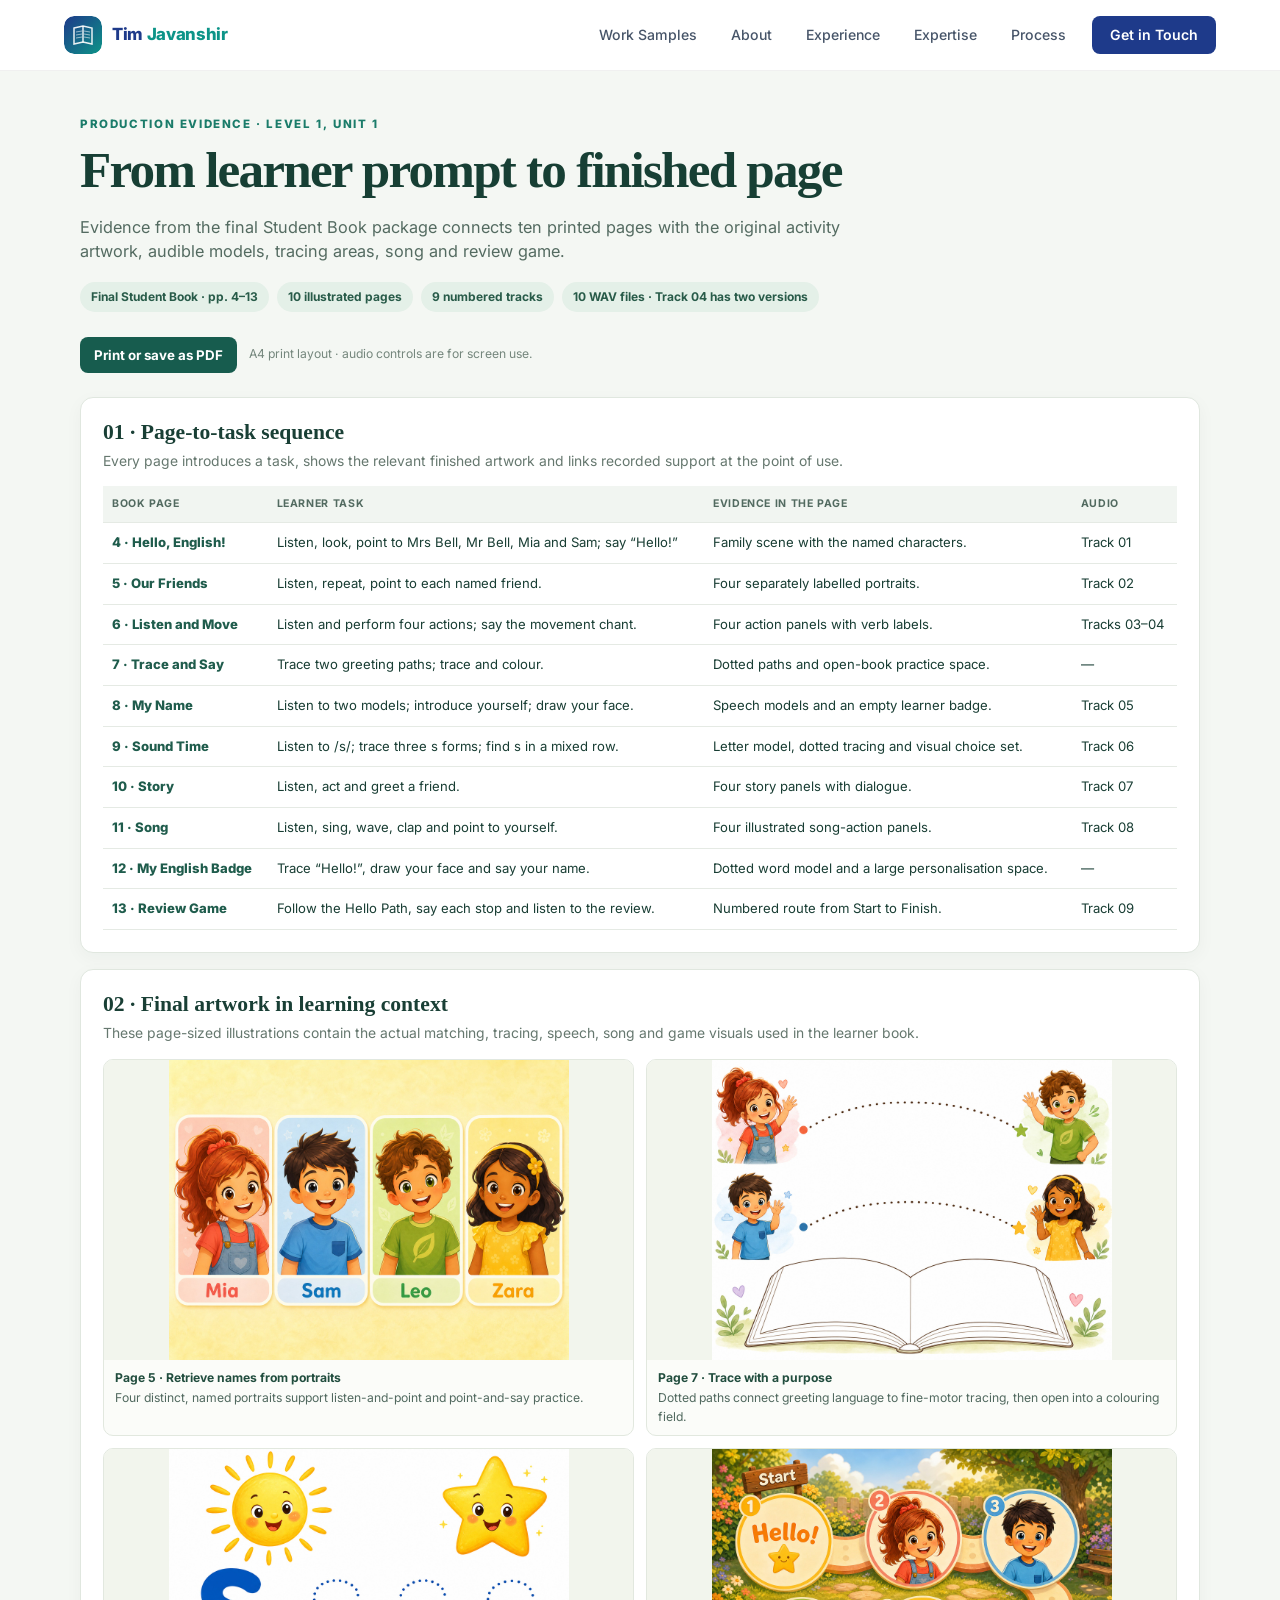
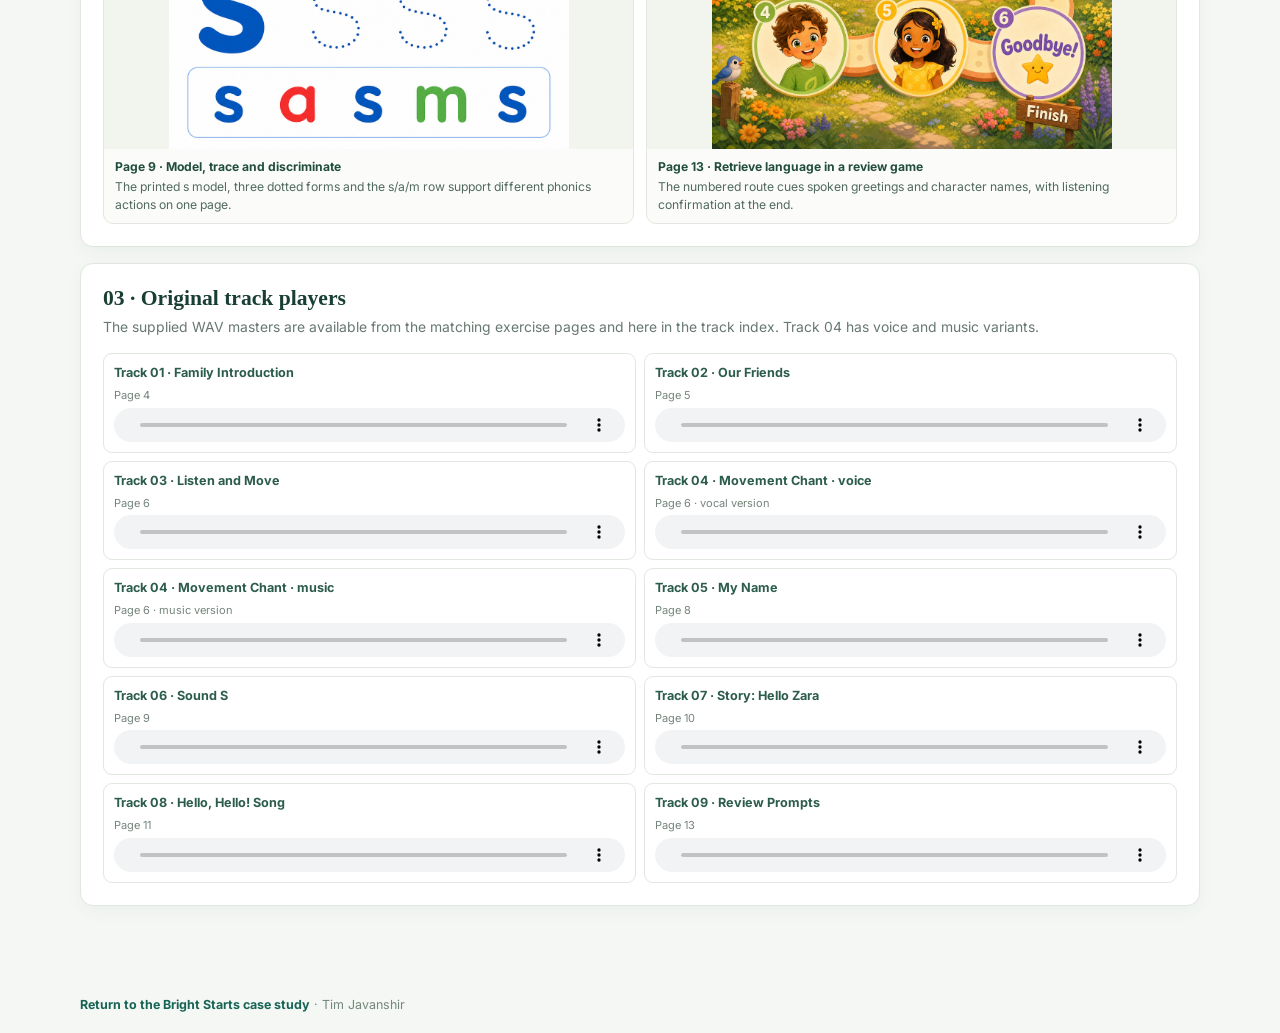
<file: samples/bright-starts/evidence/index.html>
<!doctype html>
<html lang="en"><head><meta charset="utf-8"><meta name="viewport" content="width=device-width,initial-scale=1"><meta name="description" content="Practical page, exercise, artwork and original audio evidence for the final Bright Starts Level 1 Unit 1 Student Book."><title>Unit 1 production evidence · Bright Starts</title><style>
@page{size:A4 portrait;margin:12mm}:root{font-family:Inter,system-ui,-apple-system,Segoe UI,sans-serif;color:#183d33;background:#f4f7f3;font-synthesis:none;text-rendering:optimizeLegibility}*{box-sizing:border-box}body{margin:0;line-height:1.5}.top{background:#fff;border-bottom:1px solid #dde6df}.top-inner,main,.foot{width:min(1120px,calc(100% - 36px));margin:auto}.top-inner{padding:15px 0}.back,footer a{color:#176455;font-weight:700;text-decoration:none}.back{font-size:.85rem}main{padding:40px 0 56px}.eyebrow{font-size:.72rem;text-transform:uppercase;letter-spacing:.14em;font-weight:800;color:#1b7c6a}h1{font:700 clamp(2.1rem,5vw,3.2rem)/1.1 Georgia,serif;letter-spacing:-.035em;margin:8px 0 12px;color:#173f34}h2{font:700 1.35rem Georgia,serif;margin:0 0 6px;color:#193f35}.lead{max-width:820px;color:#546b61;font-size:1.02rem}.meta{display:flex;gap:8px;flex-wrap:wrap;margin:18px 0 25px}.meta span{padding:6px 11px;border-radius:99px;background:#e4f0e8;color:#285b49;font-size:.75rem;font-weight:700}.actions{display:flex;gap:12px;align-items:center;margin:18px 0 24px}.button{border:0;border-radius:8px;background:#175c4e;color:white;padding:10px 14px;font-weight:700;font-family:inherit;cursor:pointer}.hint{font-size:.76rem;color:#75877d}section{background:white;border:1px solid #e0e7df;border-radius:13px;padding:22px;margin:16px 0;box-shadow:0 5px 18px #17392a0a}.sub{margin:0 0 15px;color:#66786f;font-size:.87rem}.page-map{width:100%;border-collapse:collapse;font-size:.82rem}.page-map td,.page-map th{padding:10px 9px;border-bottom:1px solid #e5eae4;text-align:left;vertical-align:top}.page-map th{background:#f1f5f1;color:#526a60;text-transform:uppercase;font-size:.66rem;letter-spacing:.06em}.page-map td:first-child{font-weight:800;color:#1f5c4c;white-space:nowrap}.visual-evidence{display:grid;grid-template-columns:repeat(2,minmax(0,1fr));gap:12px}.visual-evidence figure{margin:0;border:1px solid #e2e8df;border-radius:10px;overflow:hidden;background:#fbfcf9}.visual-evidence img{display:block;width:100%;height:auto;max-height:300px;object-fit:contain;background:#f2f5ed}.visual-evidence figcaption{padding:9px 11px;color:#51695f;font-size:.76rem}.visual-evidence figcaption b{display:block;color:#214d3e;margin-bottom:2px}.audio-list{display:grid;grid-template-columns:repeat(2,minmax(0,1fr));gap:8px}.audio-item{display:grid;grid-template-columns:1fr;gap:4px;border:1px solid #e0e8df;border-radius:9px;padding:10px}.audio-item strong{font-size:.79rem;color:#2b5c4c}.audio-item span{font-size:.69rem;color:#75857b}.audio-item audio{width:100%;height:34px}footer{padding:18px 0;color:#75867d;font-size:.78rem}@media(max-width:650px){.visual-evidence,.audio-list{grid-template-columns:1fr}.page-map{font-size:.74rem}.page-map td,.page-map th{padding:8px 5px}}@media print{body{background:white;font-size:9pt}.top,.actions,footer{display:none}main{width:100%;padding:0}.lead{font-size:9pt}.meta{margin:10px 0 14px}.meta span{font-size:7pt}section{padding:12px;margin:10px 0;border:1px solid #ccd8ce;border-radius:8px;box-shadow:none;break-inside:avoid}h1{font-size:23pt}h2{font-size:13pt}.sub{font-size:8pt;margin-bottom:8px}.page-map{font-size:7pt}.page-map td,.page-map th{padding:5px}.visual-evidence img{max-height:50mm}.audio-item audio{display:none}}
</style></head><body><header class="top"><div class="top-inner"><a class="back" href="../index.html">← Bright Starts case study</a></div></header><main><span class="eyebrow">Production evidence · Level 1, Unit 1</span><h1>From learner prompt to finished page</h1><p class="lead">Evidence from the final Student Book package connects ten printed pages with the original activity artwork, audible models, tracing areas, song and review game.</p><div class="meta"><span>Final Student Book · pp. 4–13</span><span>10 illustrated pages</span><span>9 numbered tracks</span><span>10 WAV files · Track 04 has two versions</span></div><div class="actions"><button class="button" onclick="window.print()">Print or save as PDF</button><span class="hint">A4 print layout · audio controls are for screen use.</span></div>
<section><h2>01 · Page-to-task sequence</h2><p class="sub">Every page introduces a task, shows the relevant finished artwork and links recorded support at the point of use.</p><table class="page-map"><thead><tr><th>Book page</th><th>Learner task</th><th>Evidence in the page</th><th>Audio</th></tr></thead><tbody><tr><td>4 · Hello, English!</td><td>Listen, look, point to Mrs Bell, Mr Bell, Mia and Sam; say “Hello!”</td><td>Family scene with the named characters.</td><td>Track 01</td></tr><tr><td>5 · Our Friends</td><td>Listen, repeat, point to each named friend.</td><td>Four separately labelled portraits.</td><td>Track 02</td></tr><tr><td>6 · Listen and Move</td><td>Listen and perform four actions; say the movement chant.</td><td>Four action panels with verb labels.</td><td>Tracks 03–04</td></tr><tr><td>7 · Trace and Say</td><td>Trace two greeting paths; trace and colour.</td><td>Dotted paths and open-book practice space.</td><td>—</td></tr><tr><td>8 · My Name</td><td>Listen to two models; introduce yourself; draw your face.</td><td>Speech models and an empty learner badge.</td><td>Track 05</td></tr><tr><td>9 · Sound Time</td><td>Listen to /s/; trace three s forms; find s in a mixed row.</td><td>Letter model, dotted tracing and visual choice set.</td><td>Track 06</td></tr><tr><td>10 · Story</td><td>Listen, act and greet a friend.</td><td>Four story panels with dialogue.</td><td>Track 07</td></tr><tr><td>11 · Song</td><td>Listen, sing, wave, clap and point to yourself.</td><td>Four illustrated song-action panels.</td><td>Track 08</td></tr><tr><td>12 · My English Badge</td><td>Trace “Hello!”, draw your face and say your name.</td><td>Dotted word model and a large personalisation space.</td><td>—</td></tr><tr><td>13 · Review Game</td><td>Follow the Hello Path, say each stop and listen to the review.</td><td>Numbered route from Start to Finish.</td><td>Track 09</td></tr></tbody></table></section>
<section><h2>02 · Final artwork in learning context</h2><p class="sub">These page-sized illustrations contain the actual matching, tracing, speech, song and game visuals used in the learner book.</p><div class="visual-evidence"><figure><img src="../unit-1/assets/final-pages/page-005.jpg" alt="Four labelled character portraits"><figcaption><b>Page 5 · Retrieve names from portraits</b>Four distinct, named portraits support listen-and-point and point-and-say practice.</figcaption></figure><figure><img src="../unit-1/assets/final-pages/page-007.jpg" alt="Dotted greeting paths above an open-book tracing field"><figcaption><b>Page 7 · Trace with a purpose</b>Dotted paths connect greeting language to fine-motor tracing, then open into a colouring field.</figcaption></figure><figure><img src="../unit-1/assets/final-pages/page-009.jpg" alt="Letter s with dotted tracing forms and a mixed-letter row"><figcaption><b>Page 9 · Model, trace and discriminate</b>The printed s model, three dotted forms and the s/a/m row support different phonics actions on one page.</figcaption></figure><figure><img src="../unit-1/assets/final-pages/page-013.jpg" alt="Numbered Hello Path review game in a garden scene"><figcaption><b>Page 13 · Retrieve language in a review game</b>The numbered route cues spoken greetings and character names, with listening confirmation at the end.</figcaption></figure></div></section>
<section><h2>03 · Original track players</h2><p class="sub">The supplied WAV masters are available from the matching exercise pages and here in the track index. Track 04 has voice and music variants.</p><div class="audio-list">
<div class="audio-item"><strong>Track 01 · Family Introduction</strong><span>Page 4</span><audio controls preload="none" src="../unit-1/audio/Track_01_Family_Introduction.wav"></audio></div><div class="audio-item"><strong>Track 02 · Our Friends</strong><span>Page 5</span><audio controls preload="none" src="../unit-1/audio/Track_02_Our_Friends.wav"></audio></div><div class="audio-item"><strong>Track 03 · Listen and Move</strong><span>Page 6</span><audio controls preload="none" src="../unit-1/audio/Track_03_Listen_and_Move.wav"></audio></div><div class="audio-item"><strong>Track 04 · Movement Chant · voice</strong><span>Page 6 · vocal version</span><audio controls preload="none" src="../unit-1/audio/Track_04_Movement_Chant.wav"></audio></div><div class="audio-item"><strong>Track 04 · Movement Chant · music</strong><span>Page 6 · music version</span><audio controls preload="none" src="../unit-1/audio/Track_04_Movement_Chant_Music.wav"></audio></div><div class="audio-item"><strong>Track 05 · My Name</strong><span>Page 8</span><audio controls preload="none" src="../unit-1/audio/Track_05_My_Name.wav"></audio></div><div class="audio-item"><strong>Track 06 · Sound S</strong><span>Page 9</span><audio controls preload="none" src="../unit-1/audio/Track_06_Sound_S.wav"></audio></div><div class="audio-item"><strong>Track 07 · Story: Hello Zara</strong><span>Page 10</span><audio controls preload="none" src="../unit-1/audio/Track_07_Story_Hello_Zara.wav"></audio></div><div class="audio-item"><strong>Track 08 · Hello, Hello! Song</strong><span>Page 11</span><audio controls preload="none" src="../unit-1/audio/Track_08_Hello_Hello_Song.wav"></audio></div><div class="audio-item"><strong>Track 09 · Review Prompts</strong><span>Page 13</span><audio controls preload="none" src="../unit-1/audio/Track_09_Review_Prompts.wav"></audio></div></div></section></main><footer class="foot"><a href="../index.html">Return to the Bright Starts case study</a> · Tim Javanshir</footer><script src="../../../js/site-header.js?v=20261116-home-header-v2"></script>
</body></html>
</file>
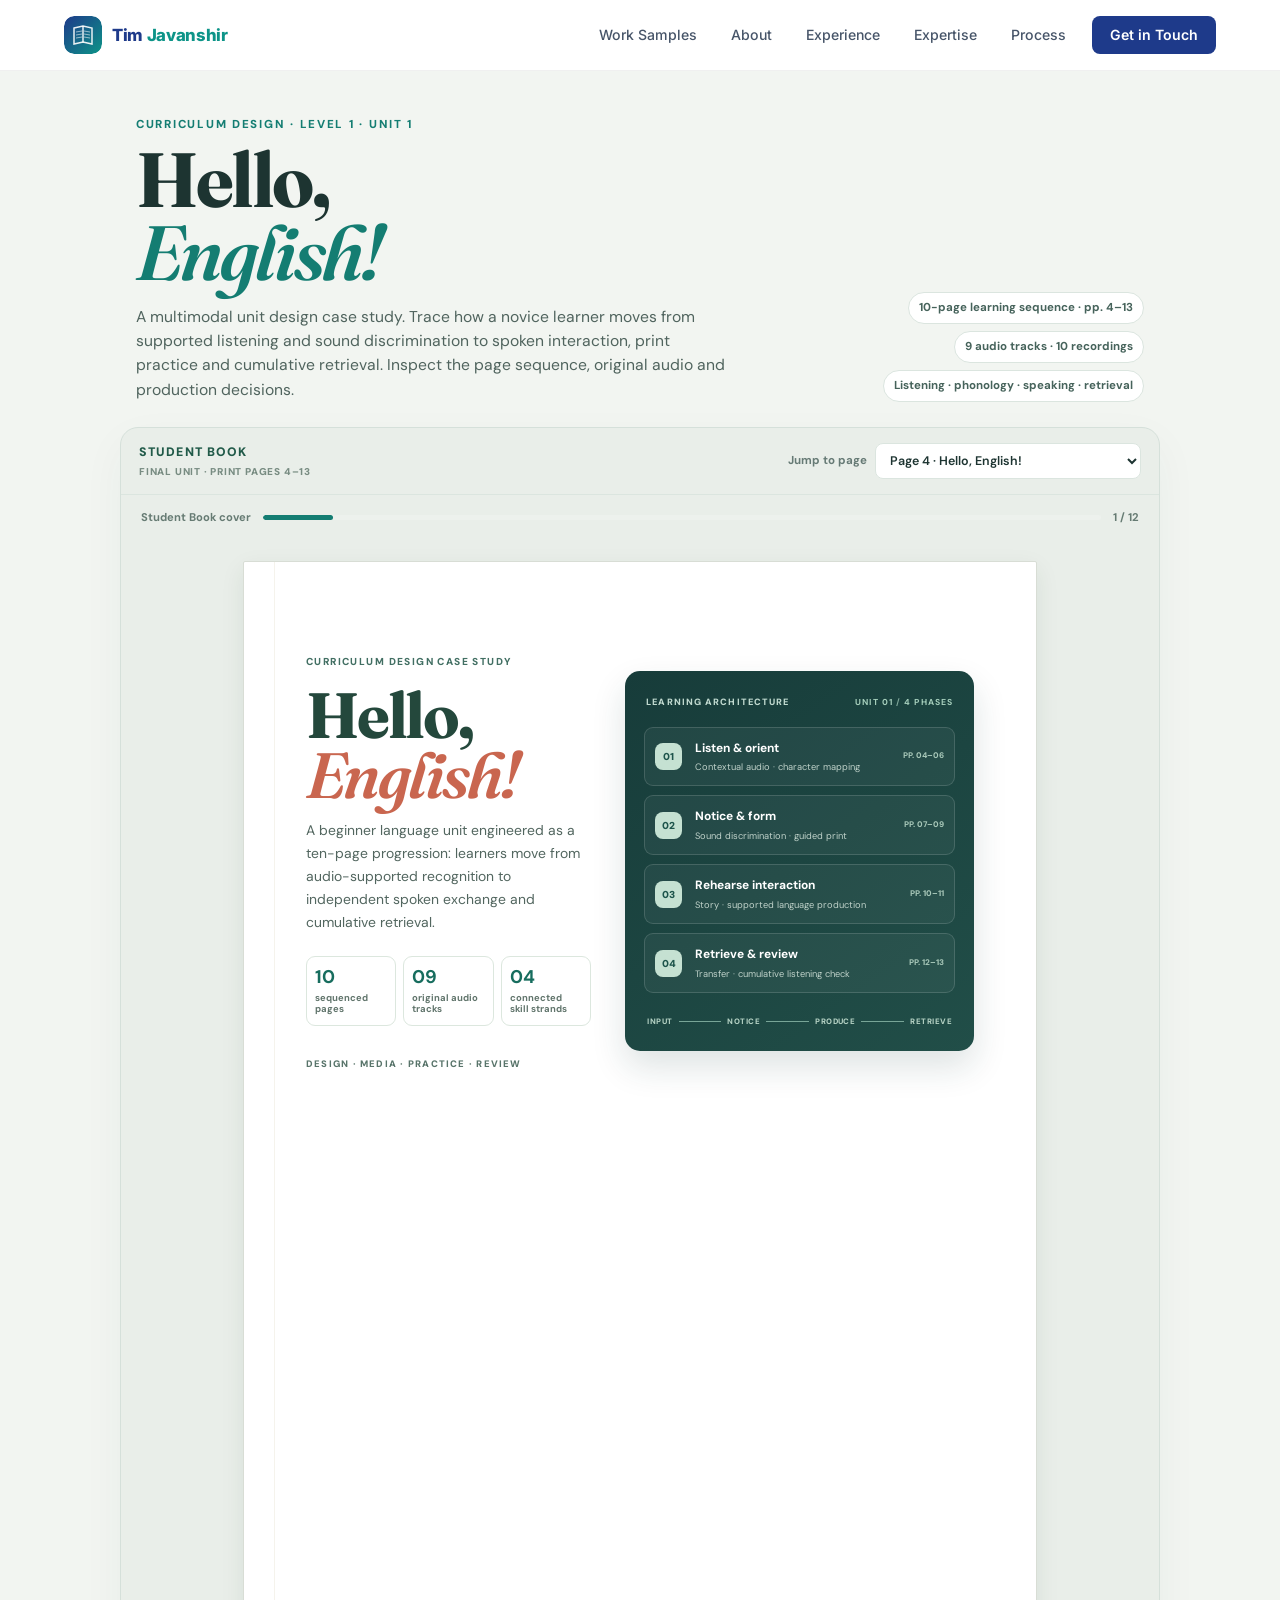
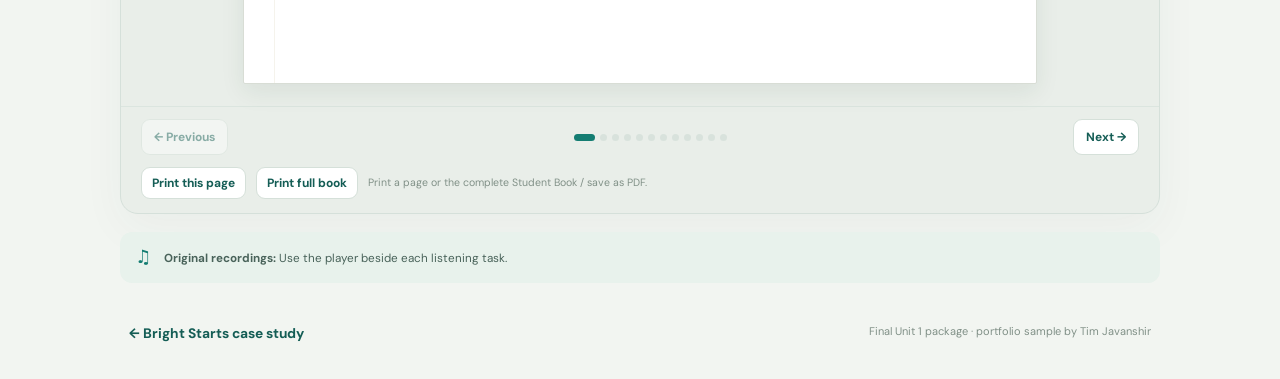
<file: samples/bright-starts/unit-1/index.html>
<!doctype html>
<html lang="en">
<head>
<meta charset="utf-8"><meta name="viewport" content="width=device-width,initial-scale=1">
<meta name="description" content="Explore the instructional design behind Bright Starts Level 1 Unit 1: a sequenced multimodal language curriculum with audio, print, phonological awareness, speaking practice and formative review.">
<title>Unit 1 · Hello, English! | Bright Starts</title>
<link rel="preconnect" href="https://fonts.googleapis.com"><link href="https://fonts.googleapis.com/css2?family=DM+Sans:wght@400;500;600;700&family=Fraunces:opsz,wght@9..144,600;9..144,700&display=swap" rel="stylesheet">
<link rel="stylesheet" href="unit.css?v=c929ca4">
</head>
<body>
<header class="topbar"><a class="brand" href="../index.html"><span class="brand-mark">B</span><span>Bright Starts<small>Level 1 · Unit 1</small></span></a><a class="back-link" href="../index.html">Case study <span aria-hidden="true">↗</span></a></header>
<main class="shell">
  <section class="intro"><div><p class="eyebrow">Curriculum design · Level 1 · Unit 1</p><h1>Hello,<br><em>English!</em></h1><p class="intro-copy">A multimodal unit design case study. Trace how a novice learner moves from supported listening and sound discrimination to spoken interaction, print practice and cumulative retrieval. Inspect the page sequence, original audio and production decisions.</p></div><div class="unit-facts"><span>10-page learning sequence · pp. 4–13</span><span>9 audio tracks · 10 recordings</span><span>Listening · phonology · speaking · retrieval</span></div></section>
  <section class="reader" aria-label="Unit reader">
    <div class="reader-tools">
      <div class="book-label">STUDENT BOOK <span>FINAL UNIT · PRINT PAGES 4–13</span></div>
      <label class="lesson-picker">Jump to page<select id="lessonSelect" aria-label="Jump to a book page"></select></label>
    </div>
    <div class="reader-progress"><span id="pageLabel">Cover</span><div class="progress-track"><span id="progressFill"></span></div><span id="pageCount">1 / 12</span></div>
    <div class="page-stage"><article class="book-page" id="bookPage" aria-live="polite"></article></div>
    <div class="page-controls"><button class="control-btn" id="prevPage" aria-label="Previous page">← <span>Previous</span></button><div class="page-dots" id="pageDots" aria-label="Page navigation"></div><button class="control-btn" id="nextPage"><span>Next</span> →</button></div>
    <div class="print-actions"><button class="print-btn" id="printPage">Print this page</button><button class="print-btn" id="printBook">Print full book</button><span>Print a page or the complete Student Book / save as PDF.</span></div>
    <div class="print-all-pages" id="printAllPages" aria-hidden="true"></div>
  </section>
  <section class="audio-note"><span class="audio-wave" aria-hidden="true">♫</span><p><strong>Original recordings:</strong> Use the player beside each listening task.</p></section>
  <footer><a href="../index.html">← Bright Starts case study</a><span>Final Unit 1 package · portfolio sample by Tim Javanshir</span></footer>
</main>
<script src="unit-data.js"></script><script src="unit.js?v=c929ca4"></script>
<script src="../../../js/site-header.js?v=20261116-home-header-v2"></script>
</body></html>
</file>
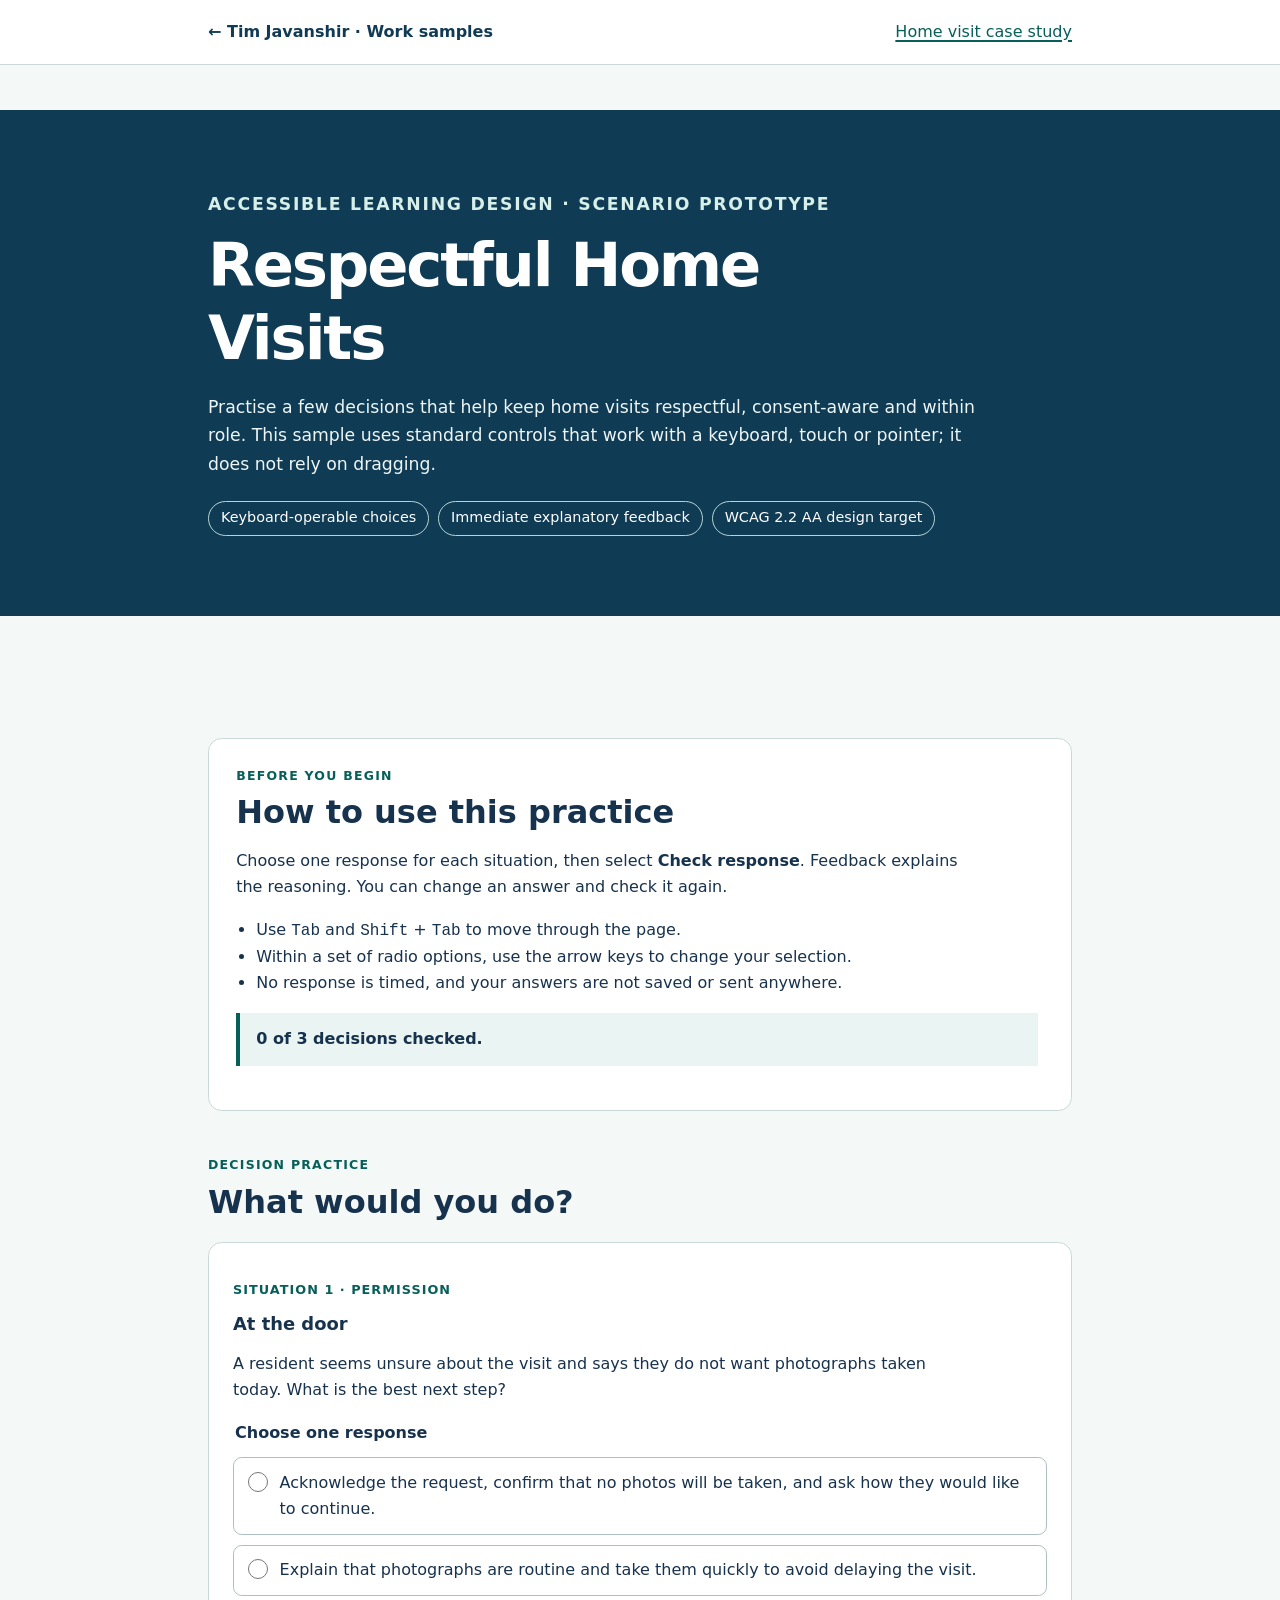
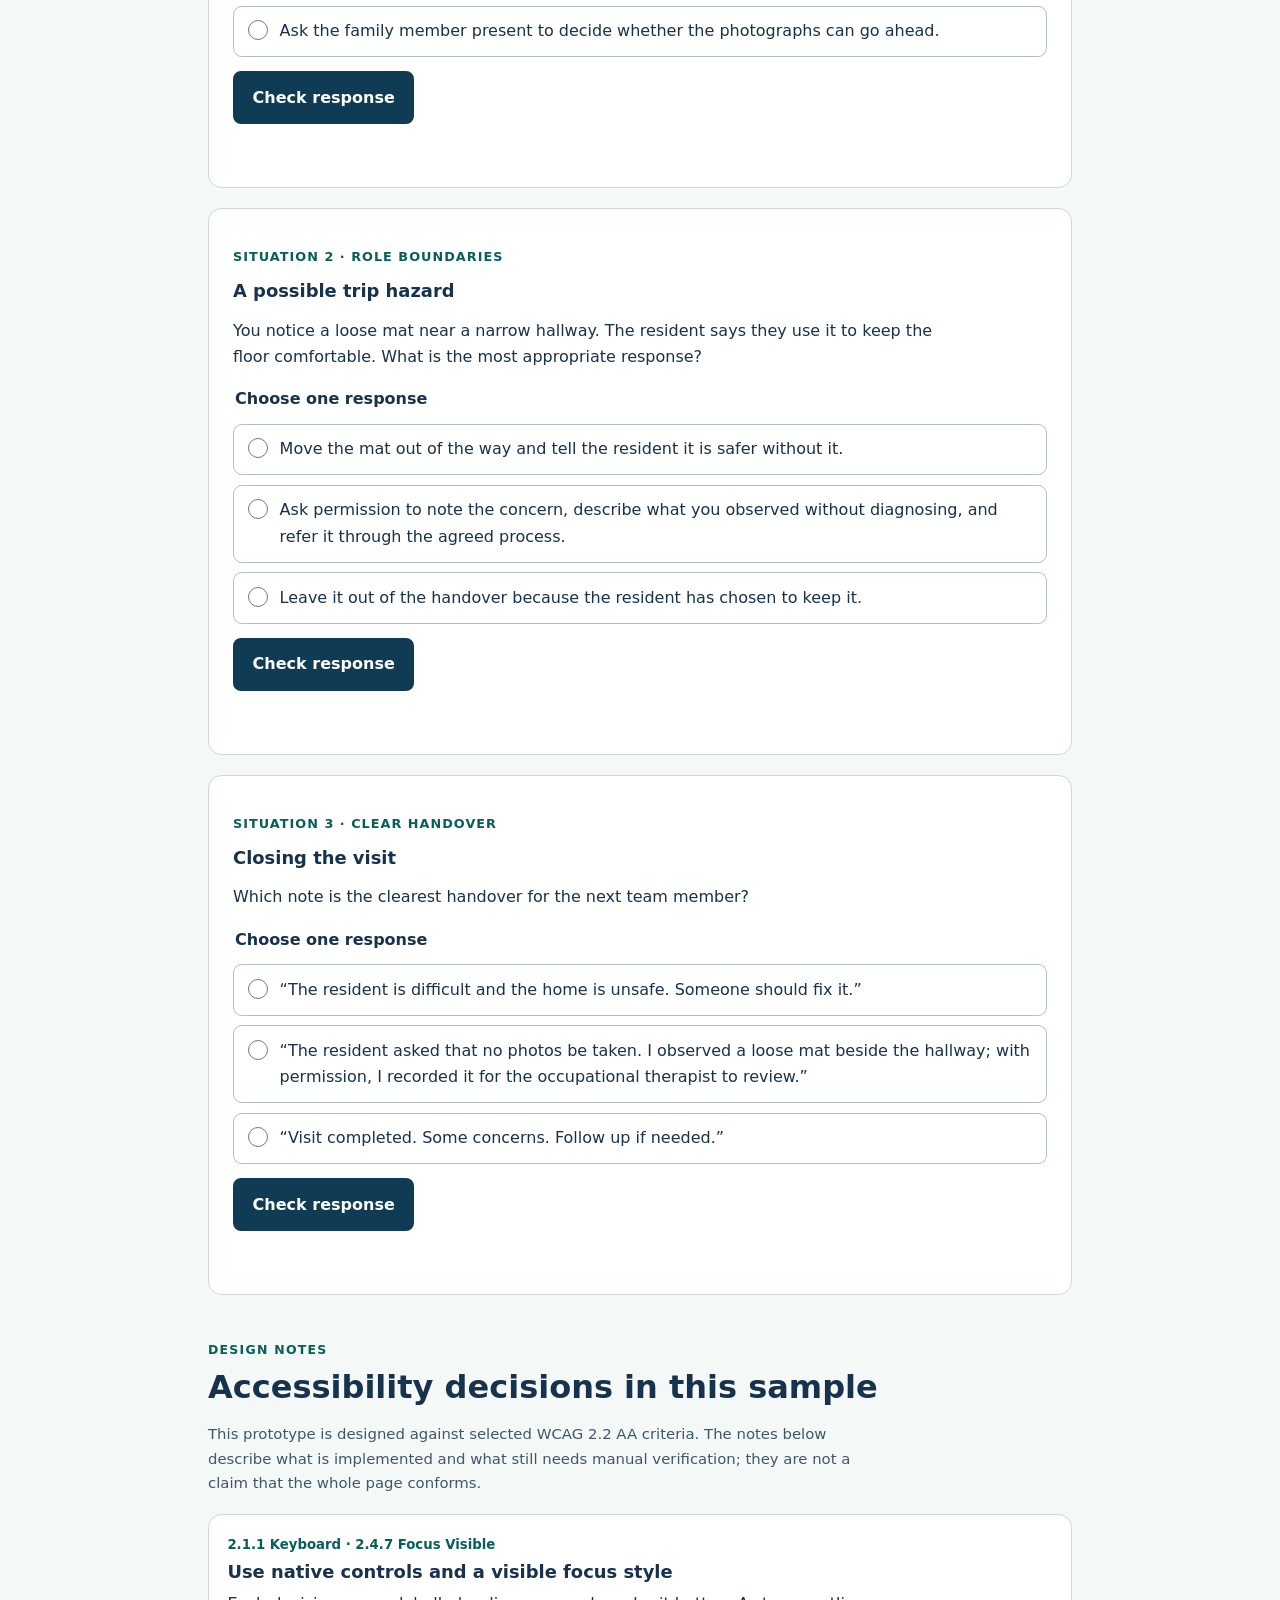
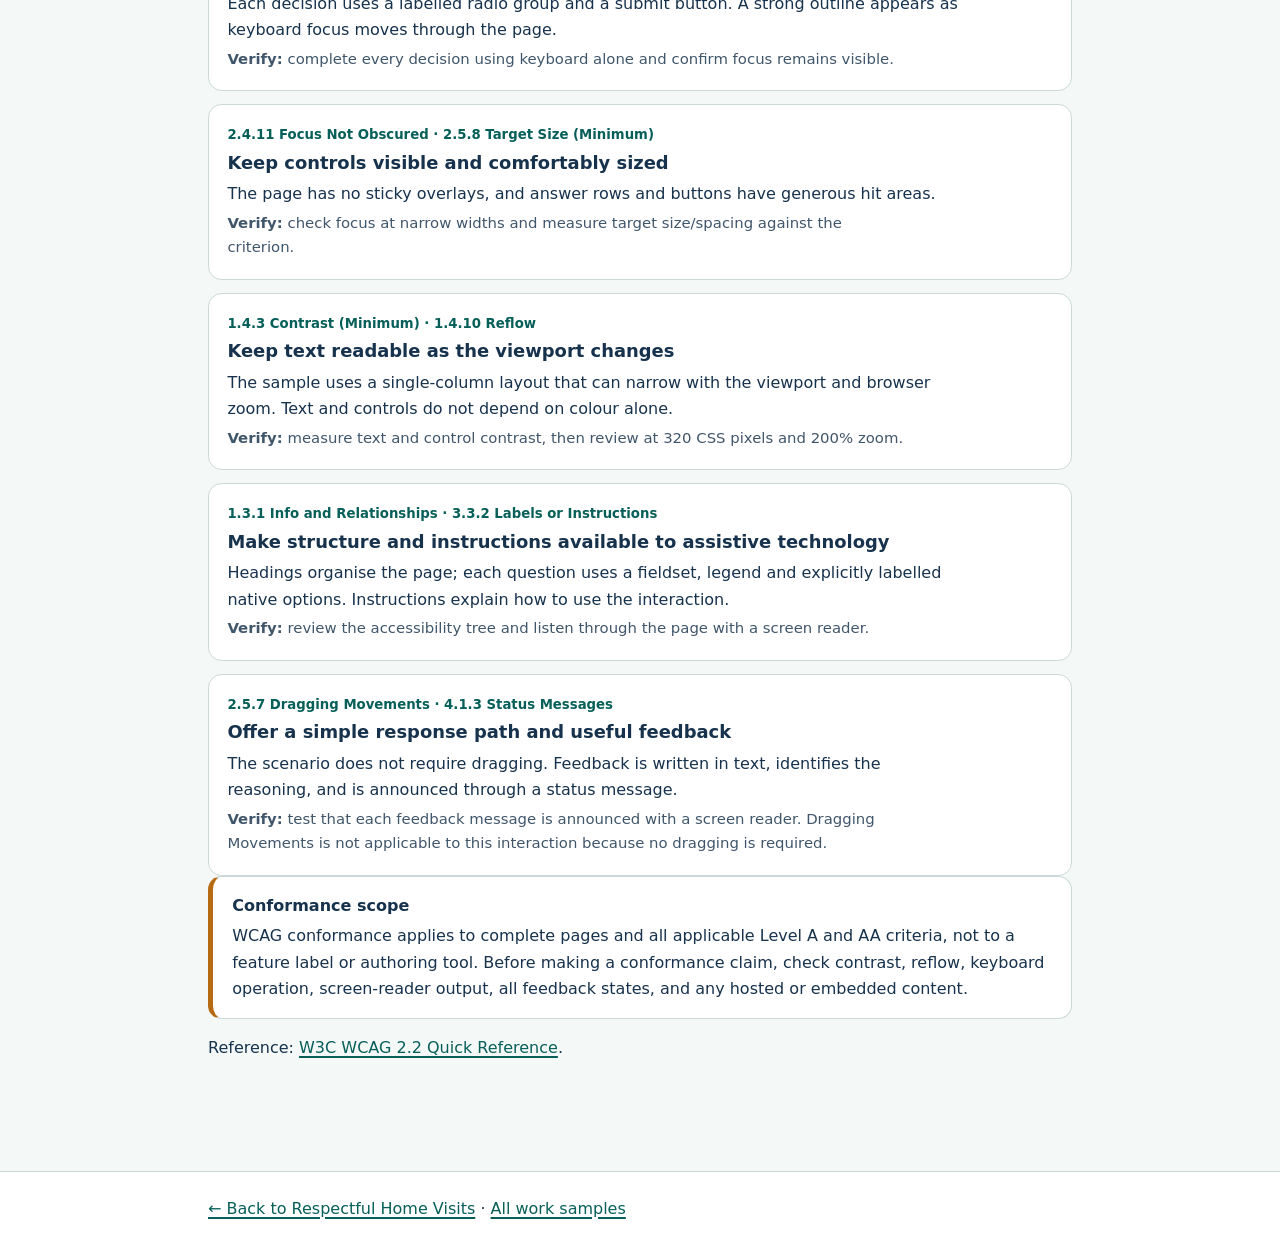
<file: backups/accessibility-home-visits-html/accessible-practice.html>
<!doctype html>
<html lang="en-AU">
<head>
  <meta charset="utf-8">
  <meta name="viewport" content="width=device-width, initial-scale=1">
  <meta name="description" content="An accessible scenario-practice prototype for respectful home visits, with keyboard-operable choices and WCAG 2.2 AA design notes.">
  <title>Accessible Scenario Practice | Tim Javanshir</title>
  <style>
    :root {
      color-scheme: light;
      --ink: #17324d;
      --muted: #40566b;
      --navy: #103b55;
      --teal: #075f59;
      --paper: #f4f8f7;
      --line: #cbd8d8;
      --focus: #082f49;
      --good: #155c36;
      --review: #713d0c;
      --content: 54rem;
    }
    * { box-sizing: border-box; }
    html { scroll-behavior: smooth; }
    body { margin: 0; background: var(--paper); color: var(--ink); font: 1rem/1.65 system-ui, -apple-system, "Segoe UI", sans-serif; }
    a { color: var(--teal); text-decoration-thickness: .1em; text-underline-offset: .18em; }
    a:hover { text-decoration-thickness: .16em; }
    :focus-visible { outline: 3px solid var(--focus); outline-offset: 3px; }
    .skip-link { position: absolute; z-index: 2; inset: .5rem auto auto .5rem; padding: .7rem 1rem; background: #fff; color: var(--ink); transform: translateY(-160%); }
    .skip-link:focus { transform: none; }
    .shell { width: min(var(--content), calc(100% - 2rem)); margin-inline: auto; }
    .topbar { background: #fff; border-bottom: 1px solid var(--line); }
    .topbar-inner { min-height: 4rem; display: flex; flex-wrap: wrap; align-items: center; justify-content: space-between; gap: .4rem 1rem; padding-block: .55rem; }
    .brand { color: var(--navy); font-weight: 750; text-decoration: none; }
    .eyebrow { margin: 0; color: var(--teal); font-size: .78rem; font-weight: 800; letter-spacing: .1em; text-transform: uppercase; }
    .hero { padding: clamp(2.5rem, 7vw, 5rem) 0; background: #103b55; color: #fff; }
    .hero .eyebrow { color: #d6f0e9; }
    h1, h2, h3 { line-height: 1.2; }
    h1 { max-width: 16ch; margin: .7rem 0 1rem; font-size: clamp(2.2rem, 7vw, 3.8rem); letter-spacing: -.035em; }
    h2 { margin: .45rem 0 1rem; font-size: clamp(1.55rem, 4vw, 2rem); }
    h3 { margin: 0 0 .5rem; font-size: 1.12rem; }
    p { max-width: 72ch; }
    .hero p { color: #edf6f5; font-size: 1.08rem; }
    .pills { display: flex; flex-wrap: wrap; gap: .55rem; margin-top: 1.4rem; }
    .pill { border: 1px solid #b4d6d1; border-radius: 999px; padding: .3rem .75rem; color: #fff; font-size: .9rem; }
    main { padding-block: 2rem 4rem; }
    section { margin-block: 2.8rem; }
    .intro, .scenario, .evidence-card, .notice { background: #fff; border: 1px solid var(--line); border-radius: .85rem; }
    .intro { padding: clamp(1.1rem, 4vw, 1.7rem); }
    .intro ul { padding-left: 1.25rem; }
    .scenario { margin-top: 1.25rem; padding: clamp(1rem, 4vw, 1.5rem); }
    .scenario-number { color: var(--teal); font-size: .8rem; font-weight: 800; letter-spacing: .08em; text-transform: uppercase; }
    fieldset { min-width: 0; margin: 1rem 0 0; padding: 0; border: 0; }
    legend { width: 100%; margin-bottom: .7rem; font-weight: 750; }
    .choice-list { display: grid; gap: .6rem; }
    .choice { display: flex; align-items: flex-start; gap: .75rem; min-height: 3rem; padding: .72rem .85rem; border: 1px solid #aebfc2; border-radius: .55rem; background: #fff; cursor: pointer; }
    .choice:hover { background: #f0f7f5; }
    .choice input { flex: 0 0 auto; width: 1.25rem; height: 1.25rem; margin: .12rem 0 0; accent-color: var(--teal); }
    .button { min-height: 3rem; margin-top: .9rem; padding: .7rem 1.1rem; border: 2px solid var(--navy); border-radius: .5rem; background: var(--navy); color: #fff; font: inherit; font-weight: 750; cursor: pointer; }
    .button:hover { background: #092c42; }
    .feedback { min-height: 1.75rem; margin: .7rem 0 0; font-weight: 700; }
    .feedback.good { color: var(--good); }
    .feedback.review { color: var(--review); }
    .score { margin: 1rem 0; padding: .85rem 1rem; border-left: .3rem solid var(--teal); background: #eaf4f2; font-weight: 750; }
    .notice { padding: 1rem 1.2rem; border-left: .35rem solid #b66a12; }
    .notice strong { display: block; margin-bottom: .25rem; }
    .evidence-list { display: grid; gap: .8rem; margin-top: 1.1rem; }
    .evidence-card { padding: 1rem 1.15rem; }
    .criterion { display: inline-block; margin-bottom: .35rem; color: var(--teal); font-size: .83rem; font-weight: 800; }
    .evidence-card p { margin: .2rem 0; }
    .status { color: var(--muted); font-size: .93rem; }
    .footer { padding-block: 1.5rem; border-top: 1px solid var(--line); background: #fff; }
    @media (forced-colors: active) {
      .choice { border-color: CanvasText; background: Canvas; color: CanvasText; }
      .button { border-color: ButtonText; background: ButtonFace; color: ButtonText; }
      .score, .notice { border: 1px solid CanvasText; background: Canvas; color: CanvasText; }
      :focus-visible { outline-color: Highlight; }
    }
    @media (prefers-reduced-motion: reduce) { html { scroll-behavior: auto; } *, *::before, *::after { animation-duration: .01ms !important; animation-iteration-count: 1 !important; transition-duration: .01ms !important; } }
  </style>
</head>
<body>
  <a class="skip-link" href="#main">Skip to scenario practice</a>
  <header class="topbar">
    <div class="shell topbar-inner">
      <a class="brand" href="../../index.html">← Tim Javanshir · Work samples</a>
      <a href="index.html">Home visit case study</a>
    </div>
  </header>

  <section class="hero" aria-labelledby="page-title">
    <div class="shell">
      <p class="eyebrow">Accessible learning design · Scenario prototype</p>
      <h1 id="page-title">Respectful Home Visits</h1>
      <p>Practise a few decisions that help keep home visits respectful, consent-aware and within role. This sample uses standard controls that work with a keyboard, touch or pointer; it does not rely on dragging.</p>
      <div class="pills" aria-label="Sample features">
        <span class="pill">Keyboard-operable choices</span>
        <span class="pill">Immediate explanatory feedback</span>
        <span class="pill">WCAG 2.2 AA design target</span>
      </div>
    </div>
  </section>

  <main id="main" class="shell">
    <section class="intro" aria-labelledby="instructions-title">
      <p class="eyebrow">Before you begin</p>
      <h2 id="instructions-title">How to use this practice</h2>
      <p>Choose one response for each situation, then select <strong>Check response</strong>. Feedback explains the reasoning. You can change an answer and check it again.</p>
      <ul>
        <li>Use <kbd>Tab</kbd> and <kbd>Shift</kbd> + <kbd>Tab</kbd> to move through the page.</li>
        <li>Within a set of radio options, use the arrow keys to change your selection.</li>
        <li>No response is timed, and your answers are not saved or sent anywhere.</li>
      </ul>
      <p class="score" id="score" role="status" aria-live="polite">0 of 3 decisions checked.</p>
    </section>

    <section aria-labelledby="practice-title">
      <p class="eyebrow">Decision practice</p>
      <h2 id="practice-title">What would you do?</h2>

      <article class="scenario">
        <p class="scenario-number">Situation 1 · Permission</p>
        <h3 id="scenario-one-title">At the door</h3>
        <p>A resident seems unsure about the visit and says they do not want photographs taken today. What is the best next step?</p>
        <form data-question="one" data-answer="ask">
          <fieldset>
            <legend>Choose one response</legend>
            <div class="choice-list">
              <label class="choice"><input type="radio" name="q-one" value="ask" required><span>Acknowledge the request, confirm that no photos will be taken, and ask how they would like to continue.</span></label>
              <label class="choice"><input type="radio" name="q-one" value="routine"><span>Explain that photographs are routine and take them quickly to avoid delaying the visit.</span></label>
              <label class="choice"><input type="radio" name="q-one" value="family"><span>Ask the family member present to decide whether the photographs can go ahead.</span></label>
            </div>
          </fieldset>
          <button class="button" type="submit">Check response</button>
          <p class="feedback" id="feedback-one" aria-live="polite" aria-atomic="true"></p>
        </form>
      </article>

      <article class="scenario">
        <p class="scenario-number">Situation 2 · Role boundaries</p>
        <h3 id="scenario-two-title">A possible trip hazard</h3>
        <p>You notice a loose mat near a narrow hallway. The resident says they use it to keep the floor comfortable. What is the most appropriate response?</p>
        <form data-question="two" data-answer="describe">
          <fieldset>
            <legend>Choose one response</legend>
            <div class="choice-list">
              <label class="choice"><input type="radio" name="q-two" value="remove" required><span>Move the mat out of the way and tell the resident it is safer without it.</span></label>
              <label class="choice"><input type="radio" name="q-two" value="describe"><span>Ask permission to note the concern, describe what you observed without diagnosing, and refer it through the agreed process.</span></label>
              <label class="choice"><input type="radio" name="q-two" value="ignore"><span>Leave it out of the handover because the resident has chosen to keep it.</span></label>
            </div>
          </fieldset>
          <button class="button" type="submit">Check response</button>
          <p class="feedback" id="feedback-two" aria-live="polite" aria-atomic="true"></p>
        </form>
      </article>

      <article class="scenario">
        <p class="scenario-number">Situation 3 · Clear handover</p>
        <h3 id="scenario-three-title">Closing the visit</h3>
        <p>Which note is the clearest handover for the next team member?</p>
        <form data-question="three" data-answer="factual">
          <fieldset>
            <legend>Choose one response</legend>
            <div class="choice-list">
              <label class="choice"><input type="radio" name="q-three" value="opinion" required><span>“The resident is difficult and the home is unsafe. Someone should fix it.”</span></label>
              <label class="choice"><input type="radio" name="q-three" value="factual"><span>“The resident asked that no photos be taken. I observed a loose mat beside the hallway; with permission, I recorded it for the occupational therapist to review.”</span></label>
              <label class="choice"><input type="radio" name="q-three" value="vague"><span>“Visit completed. Some concerns. Follow up if needed.”</span></label>
            </div>
          </fieldset>
          <button class="button" type="submit">Check response</button>
          <p class="feedback" id="feedback-three" aria-live="polite" aria-atomic="true"></p>
        </form>
      </article>
    </section>

    <section aria-labelledby="design-evidence-title">
      <p class="eyebrow">Design notes</p>
      <h2 id="design-evidence-title">Accessibility decisions in this sample</h2>
      <p class="status">This prototype is designed against selected WCAG 2.2 AA criteria. The notes below describe what is implemented and what still needs manual verification; they are not a claim that the whole page conforms.</p>
      <div class="evidence-list">
        <article class="evidence-card">
          <span class="criterion">2.1.1 Keyboard · 2.4.7 Focus Visible</span>
          <h3>Use native controls and a visible focus style</h3>
          <p>Each decision uses a labelled radio group and a submit button. A strong outline appears as keyboard focus moves through the page.</p>
          <p class="status"><strong>Verify:</strong> complete every decision using keyboard alone and confirm focus remains visible.</p>
        </article>
        <article class="evidence-card">
          <span class="criterion">2.4.11 Focus Not Obscured · 2.5.8 Target Size (Minimum)</span>
          <h3>Keep controls visible and comfortably sized</h3>
          <p>The page has no sticky overlays, and answer rows and buttons have generous hit areas.</p>
          <p class="status"><strong>Verify:</strong> check focus at narrow widths and measure target size/spacing against the criterion.</p>
        </article>
        <article class="evidence-card">
          <span class="criterion">1.4.3 Contrast (Minimum) · 1.4.10 Reflow</span>
          <h3>Keep text readable as the viewport changes</h3>
          <p>The sample uses a single-column layout that can narrow with the viewport and browser zoom. Text and controls do not depend on colour alone.</p>
          <p class="status"><strong>Verify:</strong> measure text and control contrast, then review at 320 CSS pixels and 200% zoom.</p>
        </article>
        <article class="evidence-card">
          <span class="criterion">1.3.1 Info and Relationships · 3.3.2 Labels or Instructions</span>
          <h3>Make structure and instructions available to assistive technology</h3>
          <p>Headings organise the page; each question uses a fieldset, legend and explicitly labelled native options. Instructions explain how to use the interaction.</p>
          <p class="status"><strong>Verify:</strong> review the accessibility tree and listen through the page with a screen reader.</p>
        </article>
        <article class="evidence-card">
          <span class="criterion">2.5.7 Dragging Movements · 4.1.3 Status Messages</span>
          <h3>Offer a simple response path and useful feedback</h3>
          <p>The scenario does not require dragging. Feedback is written in text, identifies the reasoning, and is announced through a status message.</p>
          <p class="status"><strong>Verify:</strong> test that each feedback message is announced with a screen reader. Dragging Movements is not applicable to this interaction because no dragging is required.</p>
        </article>
      </div>
      <aside class="notice" aria-label="Conformance scope">
        <strong>Conformance scope</strong>
        WCAG conformance applies to complete pages and all applicable Level A and AA criteria, not to a feature label or authoring tool. Before making a conformance claim, check contrast, reflow, keyboard operation, screen-reader output, all feedback states, and any hosted or embedded content.
      </aside>
      <p>Reference: <a href="https://www.w3.org/WAI/WCAG22/quickref/" target="_blank" rel="noopener">W3C WCAG 2.2 Quick Reference</a>.</p>
    </section>
  </main>

  <footer class="footer">
    <div class="shell"><a href="index.html">← Back to Respectful Home Visits</a> · <a href="../../index.html">All work samples</a></div>
  </footer>
  <script>
    (() => {
      const feedback = {
        one: {
          correct: 'Best response. Respect the resident’s decision, clarify what they are comfortable with, and continue only with their agreement.',
          review: 'Revisit this choice. A resident’s consent is specific and can be withheld or changed. Do not transfer that decision to a family member.'
        },
        two: {
          correct: 'Best response. Record observable facts with permission and refer technical or safety decisions through the agreed role and workplace process.',
          review: 'Revisit this choice. Avoid changing the resident’s space or making a technical judgement outside your role. Ask, describe, and refer appropriately.'
        },
        three: {
          correct: 'Best response. This note separates the resident’s request from your observation and identifies a clear follow-up role.',
          review: 'Revisit this choice. A useful handover is factual, specific, respectful, and clear about what was agreed and who should follow up.'
        }
      };
      const checked = new Map();
      const score = document.getElementById('score');
      document.querySelectorAll('form[data-question]').forEach((form) => {
        form.addEventListener('submit', (event) => {
          event.preventDefault();
          const { question, answer } = form.dataset;
          const selected = form.querySelector('input[type="radio"]:checked');
          if (!selected) return;
          const correct = selected.value === answer;
          checked.set(question, correct);
          const output = document.getElementById(`feedback-${question}`);
          output.textContent = correct ? feedback[question].correct : feedback[question].review;
          output.className = `feedback ${correct ? 'good' : 'review'}`;
          const total = Array.from(checked.values()).filter(Boolean).length;
          score.textContent = `${checked.size} of 3 decisions checked; ${total} best responses${checked.size === 3 ? '. Practice complete.' : '.'}`;
        });
      });
    })();
  </script>
</body>
</html>
</file>
<file: css/styles.css>
/* ============================================
   L&D Portfolio — Main Stylesheet
   ============================================ */

:root {
  --primary: #1E3A8A;
  --primary-light: #3B82F6;
  --secondary: #0D9488;
  --accent: #F59E0B;
  --dark: #0F172A;
  --dark-2: #1E293B;
  --mid: #475569;
  --light: #F1F5F9;
  --white: #FFFFFF;
  --card-shadow: 0 4px 20px rgba(0,0,0,0.08);
  --card-shadow-hover: 0 12px 40px rgba(0,0,0,0.15);
  --radius: 12px;
  --radius-sm: 6px;
  --transition: all 0.3s cubic-bezier(0.4, 0, 0.2, 1);
}

*, *::before, *::after { box-sizing: border-box; margin: 0; padding: 0; }

html { scroll-behavior: smooth; font-size: 16px; }

body {
  font-family: 'Inter', system-ui, -apple-system, sans-serif;
  color: var(--dark);
  background: var(--white);
  line-height: 1.6;
  overflow-x: hidden;
}

/* ── Typography ── */
h1 { font-size: clamp(2rem, 5vw, 3.5rem); font-weight: 800; line-height: 1.1; }
h2 { font-size: clamp(1.6rem, 3vw, 2.2rem); font-weight: 700; }
h3 { font-size: 1.25rem; font-weight: 600; }
h4 { font-size: 1rem; font-weight: 600; }
p  { color: var(--mid); line-height: 1.8; }

a { text-decoration: none; color: inherit; }

/* ── Layout ── */
.container { max-width: 1200px; margin: 0 auto; padding: 0 24px; }
.section { padding: 96px 0; }
.section-label {
  display: inline-block;
  font-size: 0.8rem;
  font-weight: 700;
  letter-spacing: 0.15em;
  text-transform: uppercase;
  color: var(--secondary);
  background: rgba(13,148,136,0.1);
  padding: 4px 12px;
  border-radius: 20px;
  margin-bottom: 16px;
}
.section-heading { margin-bottom: 48px; }
.section-heading p { margin-top: 12px; max-width: 600px; font-size: 1.1rem; }

/* ── Hero ── */
.hero {
  min-height: 100vh;
  display: flex;
  align-items: center;
  background: linear-gradient(135deg, #0F172A 0%, #1E3A8A 50%, #0D9488 100%);
  position: relative;
  overflow: hidden;
  padding-top: 68px;
}
.hero::before {
  content: '';
  position: absolute;
  inset: 0;
  background: url("data:image/svg+xml,%3Csvg width='60' height='60' viewBox='0 0 60 60' xmlns='http://www.w3.org/2000/svg'%3E%3Cg fill='none' fill-rule='evenodd'%3E%3Cg fill='%23ffffff' fill-opacity='0.03'%3E%3Cpath d='M36 34v-4h-2v4h-4v2h4v4h2v-4h4v-2h-4zm0-30V0h-2v4h-4v2h4v4h2V6h4V4h-4zM6 34v-4H4v4H0v2h4v4h2v-4h4v-2H6zM6 4V0H4v4H0v2h4v4h2V6h4V4H6z'/%3E%3C/g%3E%3C/g%3E%3C/svg%3E");
}

.hero-content { position: relative; z-index: 1; }
.hero-badge {
  display: inline-flex;
  align-items: center;
  gap: 8px;
  background: rgba(255,255,255,0.1);
  border: 1px solid rgba(255,255,255,0.2);
  color: #fff;
  padding: 8px 16px;
  border-radius: 24px;
  font-size: 0.85rem;
  font-weight: 500;
  margin-bottom: 24px;
}
.hero-badge::before { content: '🎓'; }

.hero h1 { color: var(--white); margin-bottom: 20px; }
.hero h1 span { color: var(--accent); }
.hero-sub {
  font-size: 1.2rem;
  color: rgba(255,255,255,0.75);
  max-width: 560px;
  margin-bottom: 40px;
  line-height: 1.7;
}

.hero-actions { display: flex; gap: 16px; flex-wrap: wrap; }
.btn {
  display: inline-flex;
  align-items: center;
  gap: 8px;
  padding: 14px 28px;
  border-radius: 10px;
  font-weight: 600;
  font-size: 0.95rem;
  transition: var(--transition);
  cursor: pointer;
  border: none;
}
.btn-primary {
  background: var(--accent);
  color: var(--dark);
}
.btn-primary:hover { background: #FBBF24; transform: translateY(-2px); box-shadow: 0 8px 24px rgba(245,158,11,0.35); }
.btn-outline {
  background: transparent;
  color: var(--white);
  border: 2px solid rgba(255,255,255,0.4);
}
.btn-outline:hover { border-color: var(--white); background: rgba(255,255,255,0.1); }

.hero-stats {
  display: flex;
  gap: 48px;
  margin-top: 64px;
  padding-top: 48px;
  border-top: 1px solid rgba(255,255,255,0.15);
}
.stat-value { font-size: 2rem; font-weight: 800; color: var(--white); }
.stat-label { font-size: 0.85rem; color: rgba(255,255,255,0.6); margin-top: 2px; }

/* ── Utility ── */
.bg-light { background: var(--light); }

/* ── About ── */
.about { background: var(--light); }
.about-grid { display: grid; grid-template-columns: 1fr 1fr; gap: 64px; align-items: center; }
.about-card {
  background: var(--white);
  border-radius: var(--radius);
  padding: 32px;
  box-shadow: var(--card-shadow);
}
.about-card h3 { color: var(--primary); margin-bottom: 12px; }
.about-card p { font-size: 0.95rem; }

.philosophy-list { list-style: none; margin-top: 16px; }
.philosophy-list li {
  display: flex;
  align-items: flex-start;
  gap: 12px;
  padding: 10px 0;
  font-size: 0.9rem;
  color: var(--mid);
  border-bottom: 1px solid var(--light);
}
.philosophy-list li:last-child { border-bottom: none; }
.philosophy-list li::before {
  content: '✓';
  display: inline-flex;
  align-items: center;
  justify-content: center;
  width: 22px;
  height: 22px;
  background: rgba(13,148,136,0.12);
  color: var(--secondary);
  border-radius: 50%;
  font-size: 0.75rem;
  font-weight: 700;
  flex-shrink: 0;
  margin-top: 1px;
}

/* ── Skills ── */
.skills-grid { display: grid; grid-template-columns: repeat(auto-fit, minmax(280px, 1fr)); gap: 24px; }
.skill-card {
  background: var(--white);
  border-radius: var(--radius);
  padding: 28px;
  box-shadow: var(--card-shadow);
  border: 1px solid rgba(0,0,0,0.04);
  transition: var(--transition);
}
.skill-card:hover { transform: translateY(-4px); box-shadow: var(--card-shadow-hover); }
.skill-icon {
  width: 48px;
  height: 48px;
  border-radius: 12px;
  display: flex;
  align-items: center;
  justify-content: center;
  font-size: 1.5rem;
  margin-bottom: 16px;
}
.skill-icon.blue { background: rgba(59,130,246,0.1); }
.skill-icon.teal { background: rgba(13,148,136,0.1); }
.skill-icon.amber { background: rgba(245,158,11,0.1); }
.skill-icon.violet { background: rgba(139,92,246,0.1); }

.skill-tags { display: flex; flex-wrap: wrap; gap: 6px; margin-top: 12px; }
.tag {
  padding: 3px 10px;
  border-radius: 20px;
  font-size: 0.75rem;
  font-weight: 500;
  background: var(--light);
  color: var(--mid);
}

/* ── Portfolio / Samples ── */
.portfolio { background: var(--light); }
.samples-grid { display: grid; grid-template-columns: repeat(auto-fit, minmax(300px, 1fr)); gap: 28px; }

.sample-card {
  background: var(--white);
  border-radius: var(--radius);
  overflow: hidden;
  box-shadow: var(--card-shadow);
  border: 1px solid rgba(0,0,0,0.04);
  transition: var(--transition);
  display: flex;
  flex-direction: column;
}
.sample-card:hover { transform: translateY(-6px); box-shadow: var(--card-shadow-hover); }

.sample-thumb {
  height: 180px;
  display: flex;
  align-items: center;
  justify-content: center;
  font-size: 3.5rem;
  position: relative;
  overflow: hidden;
}
.sample-thumb.html5 { background: linear-gradient(135deg, #1E3A8A, #3B82F6); }
.sample-thumb.scorm { background: linear-gradient(135deg, #065F46, #0D9488); }
.sample-thumb.canvas { background: linear-gradient(135deg, #7C2D12, #DC2626); }
.sample-thumb.moodle { background: linear-gradient(135deg, #4C1D95, #7C3AED); }
.sample-thumb.cae-cpd { background: linear-gradient(135deg, #0B1F3A, #1A3A6B); }
.sample-thumb.cae-cpd-2004 { background: linear-gradient(135deg, #064E3B, #0D9488); }

.sample-label {
  position: absolute;
  bottom: 12px;
  right: 12px;
  background: rgba(255,255,255,0.2);
  color: rgba(255,255,255,0.9);
  font-size: 0.7rem;
  font-weight: 700;
  letter-spacing: 0.1em;
  padding: 3px 10px;
  border-radius: 20px;
  border: 1px solid rgba(255,255,255,0.3);
}

.sample-body { padding: 24px; flex: 1; display: flex; flex-direction: column; }
.sample-body h3 { margin-bottom: 8px; color: var(--dark); }
.sample-body p { font-size: 0.9rem; flex: 1; }

.sample-meta {
  display: flex;
  align-items: center;
  justify-content: space-between;
  margin-top: 20px;
  padding-top: 16px;
  border-top: 1px solid var(--light);
}
.sample-tools { display: flex; gap: 6px; flex-wrap: wrap; }
.sample-tool-tag {
  font-size: 0.72rem;
  font-weight: 600;
  padding: 2px 8px;
  border-radius: 4px;
  background: var(--light);
  color: var(--mid);
}
.sample-link {
  display: inline-flex;
  align-items: center;
  gap: 4px;
  font-size: 0.85rem;
  font-weight: 600;
  color: var(--primary-light);
  transition: var(--transition);
}
.sample-link:hover { color: var(--primary); gap: 8px; }
.sample-link::after { content: '→'; }

/* ── Process ── */
.process-steps {
  display: grid;
  grid-template-columns: repeat(auto-fit, minmax(200px, 1fr));
  gap: 0;
  position: relative;
}
.process-steps::before {
  content: '';
  position: absolute;
  top: 32px;
  left: 10%;
  right: 10%;
  height: 2px;
  background: linear-gradient(to right, var(--primary), var(--secondary));
  z-index: 0;
}

.process-step { text-align: center; padding: 0 16px; position: relative; z-index: 1; }
.step-num {
  width: 64px;
  height: 64px;
  border-radius: 50%;
  background: linear-gradient(135deg, var(--primary), var(--secondary));
  color: var(--white);
  font-size: 1.25rem;
  font-weight: 800;
  display: flex;
  align-items: center;
  justify-content: center;
  margin: 0 auto 20px;
  box-shadow: 0 4px 16px rgba(30,58,138,0.3);
}
.process-step h4 { margin-bottom: 8px; }
.process-step p { font-size: 0.85rem; }

/* ── Contact ── */
.contact { background: linear-gradient(135deg, var(--dark) 0%, #1E3A8A 100%); }
.contact .section-label { background: rgba(255,255,255,0.1); color: rgba(255,255,255,0.8); }
.contact h2 { color: var(--white); }
.contact-grid { display: grid; grid-template-columns: 1fr 1fr; gap: 64px; align-items: center; }
.contact-info p { color: rgba(255,255,255,0.7); font-size: 1.1rem; margin-bottom: 32px; }

.contact-items { display: flex; flex-direction: column; gap: 16px; }
.contact-item {
  display: flex;
  align-items: center;
  gap: 16px;
  color: rgba(255,255,255,0.8);
  font-size: 0.95rem;
}
.contact-item-icon {
  width: 40px;
  height: 40px;
  background: rgba(255,255,255,0.1);
  border-radius: 8px;
  display: flex;
  align-items: center;
  justify-content: center;
  font-size: 1.1rem;
  flex-shrink: 0;
}

.contact-form {
  background: rgba(255,255,255,0.06);
  border: 1px solid rgba(255,255,255,0.1);
  border-radius: var(--radius);
  padding: 36px;
}
.form-group { margin-bottom: 20px; }
.form-group label {
  display: block;
  font-size: 0.85rem;
  font-weight: 600;
  color: rgba(255,255,255,0.7);
  margin-bottom: 8px;
}
.form-group input,
.form-group select,
.form-group textarea {
  width: 100%;
  padding: 12px 16px;
  background: rgba(255,255,255,0.08);
  border: 1px solid rgba(255,255,255,0.15);
  border-radius: 8px;
  color: var(--white);
  font-size: 0.95rem;
  font-family: inherit;
  transition: var(--transition);
  outline: none;
}
.form-group input::placeholder,
.form-group textarea::placeholder { color: rgba(255,255,255,0.35); }
.form-group input:focus,
.form-group select:focus,
.form-group textarea:focus {
  border-color: var(--secondary);
  background: rgba(255,255,255,0.1);
}
.form-group select option { background: var(--dark-2); }
.form-group textarea { resize: vertical; min-height: 120px; }
.btn-submit {
  width: 100%;
  background: var(--accent);
  color: var(--dark);
  justify-content: center;
  font-size: 1rem;
}
.btn-submit:hover { background: #FBBF24; transform: translateY(-2px); }

/* ── Footer ── */
footer {
  background: var(--dark);
  color: rgba(255,255,255,0.5);
  text-align: center;
  padding: 28px 24px;
  font-size: 0.85rem;
}
footer a { color: var(--secondary); }

/* ── Toast ── */
.toast {
  position: fixed;
  bottom: 32px;
  right: 32px;
  background: var(--secondary);
  color: var(--white);
  padding: 14px 24px;
  border-radius: 10px;
  font-weight: 600;
  font-size: 0.9rem;
  box-shadow: 0 8px 32px rgba(0,0,0,0.2);
  transform: translateY(100px);
  opacity: 0;
  transition: var(--transition);
  z-index: 9999;
}
.toast.show { transform: translateY(0); opacity: 1; }

/* ── Responsive ── */
@media (max-width: 900px) {
  .about-grid { grid-template-columns: 1fr; gap: 32px; }
  .contact-grid { grid-template-columns: 1fr; gap: 40px; }
  .hero-stats { gap: 32px; }
  .process-steps::before { display: none; }
}

@media (max-width: 640px) {
  .hero-stats { flex-direction: column; gap: 20px; }
  .hero-actions { flex-direction: column; }
  .btn { justify-content: center; }
  .section { padding: 64px 0; }
}

/* ── Animations ── */
.fade-up {
  opacity: 0;
  transform: translateY(30px);
  transition: opacity 0.6s ease, transform 0.6s ease;
}
.fade-up.visible { opacity: 1; transform: translateY(0); }


/* Resume-led portfolio refinements */
.hero { min-height: auto; padding-top: 112px; padding-bottom: 72px; }
.hero-stats { flex-wrap: wrap; gap: 28px 48px; margin-top: 48px; padding-top: 32px; }
.stat-value { font-size: 1.8rem; }
.experience { background: var(--white); }
.experience-grid { display: grid; grid-template-columns: repeat(2, minmax(0, 1fr)); gap: 20px; }
.experience-card { background: var(--light); border: 1px solid rgba(15,23,42,.06); border-radius: var(--radius); padding: 28px; }
.experience-date { display: inline-block; margin-bottom: 12px; color: var(--secondary); font-size: .78rem; font-weight: 700; letter-spacing: .05em; text-transform: uppercase; }
.experience-card h3 { line-height: 1.4; margin-bottom: 4px; }
.experience-org { color: var(--mid); font-size: .88rem; font-weight: 600; margin-bottom: 14px; }
.experience-card ul { padding-left: 19px; color: var(--mid); font-size: .88rem; line-height: 1.7; }
.experience-card li + li { margin-top: 7px; }
.sample-actions { display: flex; flex-direction: column; align-items: flex-end; gap: 5px; }
.case-link { font-size: .75rem; color: var(--mid); }
.case-link:hover { color: var(--primary); text-decoration: underline; }
.access-note { margin-top: 16px; padding: 13px 14px; display: flex; flex-direction: column; gap: 3px; border-radius: 9px; background: #F8FAFC; border: 1px solid #E2E8F0; color: var(--mid); font-size: .78rem; line-height: 1.55; }
.access-note strong { color: var(--dark-2); font-size: .76rem; }
.access-note a { color: var(--primary-light); text-decoration: underline; }
.access-note code { color: var(--dark); font-weight: 700; }
.platform-mark { display: inline-flex; align-items: center; justify-content: center; width: 76px; height: 76px; border-radius: 20px; color: white; font-size: 2.7rem; font-weight: 800; letter-spacing: -.08em; box-shadow: 0 10px 24px rgba(0,0,0,.16); }
.canvas-mark { background: #E66000; font-family: Georgia, serif; font-style: italic; }
.moodle-mark { background: #F98012; font-family: Arial, sans-serif; }
.scorm-mark { width: auto; min-width: 90px; height: 62px; padding: 8px 14px; border-radius: 13px; background: rgba(255,255,255,.16); border: 1px solid rgba(255,255,255,.38); font-size: 1rem; letter-spacing: .08em; flex-direction: column; gap: 0; }
.scorm-mark span { font-size: 1.2rem; letter-spacing: .03em; }
.sample-thumb { gap: 14px; }
@media (max-width: 700px) {
  .experience-grid { grid-template-columns: 1fr; }
  .hero-stats { display: grid; grid-template-columns: repeat(2, 1fr); gap: 22px; }
  .hero { padding-top: 104px; }
  .sample-meta { align-items: flex-start; gap: 12px; flex-direction: column; }
  .sample-actions { align-items: flex-start; }
}


/* Portfolio course buttons: high-contrast platform palette */
.sample-link.btn-primary {
  background: linear-gradient(135deg, #1E3A8A 0%, #0D9488 100%);
  color: #FFFFFF;
  padding: 11px 16px;
  border-radius: 9px;
  box-shadow: 0 5px 14px rgba(30,58,138,0.2);
}
.sample-link.btn-primary:hover {
  background: linear-gradient(135deg, #172E6B 0%, #0A766D 100%);
  color: #FFFFFF;
  gap: 8px;
  transform: translateY(-2px);
  box-shadow: 0 8px 20px rgba(13,148,136,0.28);
}
.sample-link.btn-primary:focus-visible {
  outline: 3px solid #F59E0B;
  outline-offset: 3px;
}

/* Keep the Rise card footer aligned with the LMS reviewer panels. */
.samples-grid .sample-card:nth-of-type(2) .sample-body::after {
  content: "Public preview — open the course directly. No sign-in required.";
  margin-top: 16px;
  min-height: 108px;
  padding: 13px 14px;
  display: flex;
  align-items: center;
  border-radius: 9px;
  background: #F8FAFC;
  border: 1px solid #E2E8F0;
  color: var(--mid);
  font-size: .78rem;
  line-height: 1.55;
}


/* Align reviewer panels across the sample cards. */
.samples-grid .sample-card > .access-note {
  margin-left: 24px;
  margin-right: 24px;
  margin-bottom: 24px;
}

/* Rise now uses a real reviewer panel like the other course cards. */
.samples-grid .sample-card:nth-of-type(2) .sample-body::after {
  content: none;
  display: none;
}

/* Remove the legacy Rise pseudo-panel; the card now has a real reviewer panel. */
.samples-grid .sample-card:nth-of-type(2) .sample-body::after {
  content: none !important;
  display: none !important;
}

/* The Rise card has its own real reviewer panel in the markup. */
.samples-grid .sample-body::after {
  content: none !important;
  display: none !important;
}

/* Privacy choice for optional Google Analytics */
.analytics-consent[hidden] { display: none !important; }
.analytics-consent {
  position: fixed;
  z-index: 1200;
  left: 24px;
  right: 24px;
  bottom: 24px;
  display: flex;
  align-items: center;
  justify-content: space-between;
  gap: 24px;
  max-width: 1120px;
  margin: 0 auto;
  padding: 22px 24px;
  color: var(--dark);
  background: #fff;
  border: 1px solid #CBD5E1;
  border-radius: 16px;
  box-shadow: 0 18px 55px rgba(15,23,42,.24);
}
.analytics-consent-copy { max-width: 690px; }
.analytics-consent-copy > strong { display: block; margin-bottom: 7px; font-size: 1rem; color: var(--dark); }
.analytics-consent-copy p { margin: 0 0 7px; color: var(--mid); font-size: .85rem; line-height: 1.55; }
.analytics-consent-copy a { color: var(--primary-light); font-size: .82rem; text-decoration: underline; }
.analytics-consent-actions { display: flex; flex: 0 0 auto; flex-wrap: wrap; justify-content: flex-end; gap: 10px; }
.analytics-consent-actions button { cursor: pointer; font: inherit; font-size: .86rem; }
.analytics-consent-actions .btn-outline { color: var(--primary); background: #fff; border: 1px solid #CBD5E1; }
.analytics-consent-actions .btn-outline:hover { color: var(--primary); background: #F1F5F9; border-color: #64748B; }
.analytics-preferences-link { padding: 0; border: 0; background: transparent; color: rgba(255,255,255,.78); font: inherit; text-decoration: underline; cursor: pointer; }
.analytics-preferences-link:hover { color: #fff; }@media (max-width: 1100px) {
  .analytics-consent { left: 12px; right: 12px; bottom: 12px; align-items: stretch; flex-direction: column; gap: 16px; padding: 18px; }
  .analytics-consent-actions { justify-content: stretch; }
  .analytics-consent-actions button { flex: 1 1 auto; }
}

/* Bright Starts case study card */
.bright-starts-thumb {
  height: 150px;
  display: block;
  position: relative;
  overflow: hidden;
  background: linear-gradient(135deg, #eff6ff, #ecfdf5);
}
.bright-starts-thumb img {
  width: 100%;
  height: 100%;
  display: block;
  object-fit: contain;
  object-position: center;
  padding: 13px;
  transition: transform .35s ease;
}
.sample-card:hover .bright-starts-thumb img { transform: scale(1.04); }
.bright-starts-thumb-label {
  position: absolute;
  right: 9px;
  bottom: 9px;
  padding: 4px 8px;
  border-radius: 20px;
  background: rgba(15, 23, 42, .78);
  color: #fff;
  font-size: .66rem;
  font-weight: 700;
  letter-spacing: .06em;
}
.bright-starts-thumb:focus-visible {
  outline: 3px solid var(--primary-light);
  outline-offset: -3px;
}
@media (prefers-reduced-motion: reduce) {
  .bright-starts-thumb img { transition: none; }
}
.get-program-thumb{background:linear-gradient(135deg,#11253b,#205a83 62%,#20827b);position:relative;gap:8px}.get-mark{font:800 2.4rem/1 Manrope,Arial,sans-serif;color:white;letter-spacing:.03em}.get-program-thumb .sample-label{font-size:.58rem;letter-spacing:.12em;color:#dcefeb}
</file>
<file: samples/html-module/css/module.css>
/* HTML5 Interactive Module Styles */

:root {
  --primary: #1E3A8A;
  --primary-light: #3B82F6;
  --secondary: #0D9488;
  --accent: #F59E0B;
  --dark: #0F172A;
  --mid: #475569;
  --light: #F1F5F9;
  --white: #FFFFFF;
  --success: #10B981;
  --error: #EF4444;
  --warn: #F59E0B;
  --radius: 12px;
}

*, *::before, *::after { box-sizing: border-box; margin: 0; padding: 0; }
html, body { height: 100%; font-family: 'Inter', system-ui, sans-serif; background: var(--light); color: var(--dark); }

/* ── Shell ── */
.module-shell {
  display: grid;
  grid-template-rows: auto 1fr auto;
  min-height: 100vh;
  max-width: 960px;
  margin: 0 auto;
  background: var(--white);
  box-shadow: 0 0 40px rgba(0,0,0,0.1);
}

/* ── Header ── */
.module-header {
  background: linear-gradient(135deg, var(--primary) 0%, #1d4ed8 100%);
  color: var(--white);
  padding: 20px 32px;
}
.module-title { font-size: 0.8rem; font-weight: 600; letter-spacing: 0.12em; text-transform: uppercase; opacity: 0.7; }
.module-name { font-size: 1.3rem; font-weight: 700; margin-top: 4px; }

/* Progress bar */
.progress-bar-wrap { margin-top: 16px; }
.progress-label {
  display: flex;
  justify-content: space-between;
  font-size: 0.78rem;
  opacity: 0.7;
  margin-bottom: 6px;
}
.progress-track { background: rgba(255,255,255,0.2); border-radius: 10px; height: 6px; overflow: hidden; }
.progress-fill { height: 100%; background: var(--accent); border-radius: 10px; transition: width 0.5s ease; }

/* ── Slide Area ── */
.slide-area { overflow: hidden; }
.slide { display: none; padding: 48px 40px; }
.slide.active { display: block; animation: slideIn 0.4s ease; }

@keyframes slideIn {
  from { opacity: 0; transform: translateX(30px); }
  to   { opacity: 1; transform: translateX(0); }
}

/* Slide types */
.slide-badge {
  display: inline-block;
  font-size: 0.75rem;
  font-weight: 700;
  letter-spacing: 0.1em;
  text-transform: uppercase;
  padding: 4px 12px;
  border-radius: 20px;
  background: rgba(13,148,136,0.1);
  color: var(--secondary);
  margin-bottom: 16px;
}

.slide h1 { font-size: clamp(1.6rem, 4vw, 2.2rem); color: var(--primary); margin-bottom: 16px; line-height: 1.2; }
.slide h2 { font-size: 1.5rem; color: var(--primary); margin-bottom: 12px; }
.slide p { color: var(--mid); line-height: 1.8; font-size: 0.97rem; }

.slide-intro-grid { display: grid; grid-template-columns: 1fr 1fr; gap: 32px; margin-top: 32px; }

.intro-obj-card {
  background: var(--light);
  border-radius: var(--radius);
  padding: 24px;
}
.intro-obj-card h4 { font-size: 0.85rem; font-weight: 700; letter-spacing: 0.08em; text-transform: uppercase; color: var(--secondary); margin-bottom: 12px; }
.obj-list { list-style: none; }
.obj-list li {
  display: flex;
  align-items: flex-start;
  gap: 10px;
  padding: 8px 0;
  font-size: 0.9rem;
  color: var(--mid);
  border-bottom: 1px solid rgba(0,0,0,0.06);
}
.obj-list li:last-child { border-bottom: none; }
.obj-list li::before { content: '→'; color: var(--primary-light); font-weight: 700; flex-shrink: 0; }

.time-card {
  background: linear-gradient(135deg, var(--primary), var(--secondary));
  border-radius: var(--radius);
  padding: 24px;
  color: var(--white);
  display: flex;
  align-items: center;
  gap: 16px;
}
.time-card .big-num { font-size: 3rem; font-weight: 800; line-height: 1; }
.time-card p { opacity: 0.85; font-size: 0.9rem; margin-top: 4px; }

/* Phase cards */
.phase-card {
  border-radius: var(--radius);
  padding: 28px;
  margin-top: 24px;
  border-left: 5px solid;
}
.phase-card.analyse { background: rgba(59,130,246,0.06); border-color: #3B82F6; }
.phase-card.design  { background: rgba(13,148,136,0.06); border-color: #0D9488; }
.phase-card.develop { background: rgba(245,158,11,0.06); border-color: #F59E0B; }
.phase-card.implement { background: rgba(139,92,246,0.06); border-color: #7C3AED; }
.phase-card.evaluate { background: rgba(239,68,68,0.06); border-color: #EF4444; }

.phase-card h3 { margin-bottom: 8px; font-size: 1.1rem; }
.phase-card p  { font-size: 0.9rem; }

.phase-activities {
  display: flex;
  flex-wrap: wrap;
  gap: 6px;
  margin-top: 12px;
}
.activity-chip {
  padding: 3px 10px;
  border-radius: 20px;
  font-size: 0.75rem;
  font-weight: 600;
  background: rgba(255,255,255,0.7);
  color: var(--dark);
}

/* Tabs */
.tabs { margin-top: 28px; }
.tab-headers { display: flex; gap: 0; border-bottom: 2px solid var(--light); }
.tab-btn {
  padding: 10px 20px;
  font-size: 0.9rem;
  font-weight: 600;
  cursor: pointer;
  border: none;
  background: none;
  color: var(--mid);
  border-bottom: 3px solid transparent;
  margin-bottom: -2px;
  transition: all 0.2s;
}
.tab-btn.active { color: var(--primary); border-bottom-color: var(--primary); }
.tab-panel { display: none; padding: 24px 0; }
.tab-panel.active { display: block; animation: fadeIn 0.3s ease; }

@keyframes fadeIn { from { opacity: 0; } to { opacity: 1; } }

/* Reflection prompt */
.reflect-box {
  background: linear-gradient(135deg, rgba(30,58,138,0.05), rgba(13,148,136,0.05));
  border: 1px solid rgba(30,58,138,0.12);
  border-radius: var(--radius);
  padding: 24px;
  margin: 24px 0;
}
.reflect-box h4 { color: var(--primary); margin-bottom: 8px; }
.reflect-box p { font-size: 0.9rem; }

/* ── Quiz Slide ── */
.quiz-question { margin-bottom: 32px; }
.quiz-question h3 { font-size: 1rem; color: var(--dark); margin-bottom: 16px; line-height: 1.5; }
.quiz-options { display: flex; flex-direction: column; gap: 10px; }
.quiz-option {
  display: flex;
  align-items: center;
  gap: 14px;
  padding: 14px 18px;
  border-radius: 10px;
  border: 2px solid var(--light);
  cursor: pointer;
  transition: all 0.2s;
  font-size: 0.92rem;
  color: var(--dark);
}
.quiz-option:hover { border-color: var(--primary-light); background: rgba(59,130,246,0.04); }
.quiz-option.selected { border-color: var(--primary); background: rgba(30,58,138,0.06); }
.quiz-option.correct { border-color: var(--success); background: rgba(16,185,129,0.08); }
.quiz-option.incorrect { border-color: var(--error); background: rgba(239,68,68,0.06); }
.option-letter {
  width: 28px;
  height: 28px;
  border-radius: 50%;
  background: var(--light);
  display: flex;
  align-items: center;
  justify-content: center;
  font-weight: 700;
  font-size: 0.8rem;
  flex-shrink: 0;
}
.feedback-msg {
  margin-top: 10px;
  padding: 10px 14px;
  border-radius: 8px;
  font-size: 0.875rem;
  font-weight: 500;
  display: none;
}
.feedback-msg.show { display: block; }
.feedback-msg.correct { background: rgba(16,185,129,0.1); color: #065F46; }
.feedback-msg.incorrect { background: rgba(239,68,68,0.08); color: #991B1B; }

.quiz-submit-btn {
  margin-top: 16px;
  padding: 12px 28px;
  background: var(--primary);
  color: var(--white);
  border: none;
  border-radius: 8px;
  font-size: 0.95rem;
  font-weight: 600;
  cursor: pointer;
  transition: background 0.2s;
}
.quiz-submit-btn:hover { background: var(--primary-light); }
.quiz-submit-btn:disabled { opacity: 0.5; cursor: not-allowed; }

/* Score panel */
.score-panel {
  text-align: center;
  padding: 40px;
  background: linear-gradient(135deg, var(--primary), var(--secondary));
  border-radius: var(--radius);
  color: var(--white);
  display: none;
}
.score-panel.show { display: block; animation: slideIn 0.5s ease; }
.score-circle {
  width: 120px;
  height: 120px;
  border-radius: 50%;
  background: rgba(255,255,255,0.15);
  border: 4px solid rgba(255,255,255,0.4);
  display: flex;
  align-items: center;
  justify-content: center;
  flex-direction: column;
  margin: 0 auto 24px;
}
.score-num { font-size: 2.5rem; font-weight: 800; line-height: 1; }
.score-denom { font-size: 0.85rem; opacity: 0.75; }
.score-panel h3 { font-size: 1.5rem; margin-bottom: 8px; }
.score-panel p { opacity: 0.8; font-size: 0.95rem; }

/* Completion slide */
.completion-wrap { text-align: center; padding: 20px 0; }
.completion-icon { font-size: 5rem; margin-bottom: 24px; }
.completion-wrap h2 { color: var(--primary); font-size: 1.8rem; margin-bottom: 12px; }
.completion-wrap p { max-width: 480px; margin: 0 auto 32px; }
.completion-links { display: flex; gap: 16px; justify-content: center; flex-wrap: wrap; }
.comp-link {
  padding: 12px 24px;
  border-radius: 8px;
  font-weight: 600;
  font-size: 0.9rem;
  transition: all 0.2s;
  cursor: pointer;
  text-decoration: none;
}
.comp-link.primary { background: var(--primary); color: var(--white); }
.comp-link.primary:hover { background: var(--primary-light); }
.comp-link.outline { border: 2px solid var(--primary); color: var(--primary); }
.comp-link.outline:hover { background: rgba(30,58,138,0.06); }

/* ── Footer Nav ── */
.module-nav {
  display: flex;
  align-items: center;
  justify-content: space-between;
  padding: 20px 32px;
  border-top: 1px solid var(--light);
  background: var(--white);
  position: sticky;
  bottom: 0;
}
.slide-counter { font-size: 0.85rem; color: var(--mid); font-weight: 500; }
.nav-btns { display: flex; gap: 12px; }
.nav-btn {
  padding: 10px 22px;
  border-radius: 8px;
  font-size: 0.9rem;
  font-weight: 600;
  border: none;
  cursor: pointer;
  transition: all 0.2s;
}
.nav-btn.prev { background: var(--light); color: var(--mid); }
.nav-btn.prev:hover { background: #e2e8f0; }
.nav-btn.next { background: var(--primary); color: var(--white); }
.nav-btn.next:hover { background: var(--primary-light); }
.nav-btn:disabled { opacity: 0.4; cursor: not-allowed; }

@media (max-width: 600px) {
  .slide { padding: 28px 20px; }
  .slide-intro-grid { grid-template-columns: 1fr; }
  .module-nav { padding: 16px 20px; }
  .module-header { padding: 16px 20px; }
}
</file>
<file: samples/scorm-package/css/scorm.css>
/* SCORM Module Styles */
:root {
  --p: #065F46; --pl: #059669; --s: #1E3A8A; --a: #F59E0B;
  --dk: #0F172A; --md: #475569; --lt: #F1F5F9; --wh: #fff;
  --ok: #10B981; --er: #EF4444; --rd: 12px;
}
*,*::before,*::after{box-sizing:border-box;margin:0;padding:0}
html,body{height:100%;font-family:'Inter',system-ui,sans-serif;background:var(--lt);color:var(--dk)}

.shell{display:grid;grid-template-rows:auto 1fr auto;min-height:100vh;max-width:960px;margin:0 auto;background:var(--wh);box-shadow:0 0 40px rgba(0,0,0,0.1)}

/* SCORM Banner */
.scorm-banner{display:none;background:#FFF7ED;border-bottom:2px solid #F59E0B;padding:10px 24px;font-size:0.82rem;color:#92400E}

/* Header */
.hdr{background:linear-gradient(135deg,#065F46,#0D9488);color:var(--wh);padding:20px 32px}
.hdr-meta{font-size:0.78rem;font-weight:600;letter-spacing:0.12em;text-transform:uppercase;opacity:.7}
.hdr-title{font-size:1.3rem;font-weight:700;margin-top:4px}
.hdr-sub{font-size:0.85rem;opacity:.7;margin-top:2px}
.pb-wrap{margin-top:16px}
.pb-lbl{display:flex;justify-content:space-between;font-size:0.78rem;opacity:.7;margin-bottom:6px}
.pb-track{background:rgba(255,255,255,.2);border-radius:10px;height:6px;overflow:hidden}
.pb-fill{height:100%;background:var(--a);border-radius:10px;transition:width .5s ease}

/* Slides */
.slide-area{overflow:hidden}
.slide{display:none;padding:44px 40px}
.slide.active{display:block;animation:si .4s ease}
@keyframes si{from{opacity:0;transform:translateX(24px)}to{opacity:1;transform:translateX(0)}}

/* Badge */
.badge{display:inline-block;font-size:.75rem;font-weight:700;letter-spacing:.1em;text-transform:uppercase;padding:4px 12px;border-radius:20px;background:rgba(6,95,70,.1);color:var(--p);margin-bottom:14px}

.slide h1{font-size:clamp(1.6rem,4vw,2.1rem);color:var(--s);margin-bottom:14px;line-height:1.2}
.slide h2{font-size:1.5rem;color:var(--s);margin-bottom:10px}
.slide h3{font-size:1.1rem;color:var(--dk);margin-bottom:8px}
.slide p,.slide li{color:var(--md);line-height:1.8;font-size:.95rem}

/* Intro grid */
.intro-grid{display:grid;grid-template-columns:1fr 1fr;gap:24px;margin-top:28px}
.info-card{background:var(--lt);border-radius:var(--rd);padding:22px}
.info-card h4{font-size:.8rem;font-weight:700;letter-spacing:.1em;text-transform:uppercase;color:var(--p);margin-bottom:10px}
.obj-list{list-style:none}
.obj-list li{display:flex;align-items:flex-start;gap:8px;padding:7px 0;font-size:.88rem;color:var(--md);border-bottom:1px solid rgba(0,0,0,.05)}
.obj-list li:last-child{border-bottom:none}
.obj-list li::before{content:'→';color:var(--pl);font-weight:700;flex-shrink:0}

.scorm-badge-card{background:linear-gradient(135deg,var(--s),#1d4ed8);border-radius:var(--rd);padding:22px;color:var(--wh)}
.scorm-badge-card h4{font-size:.8rem;font-weight:700;letter-spacing:.1em;text-transform:uppercase;opacity:.75;margin-bottom:10px}
.scorm-badge-card ul{list-style:none}
.scorm-badge-card li{font-size:.88rem;opacity:.85;padding:4px 0;display:flex;align-items:center;gap:8px}
.scorm-badge-card li::before{content:'✓';color:var(--a);font-weight:700}

/* Accordion */
.accordion{margin-top:22px;display:flex;flex-direction:column;gap:8px}
.accordion-item{border-radius:10px;border:1px solid rgba(0,0,0,.08);overflow:hidden}
.accordion-btn{width:100%;background:none;border:none;padding:16px 20px;display:flex;justify-content:space-between;align-items:center;cursor:pointer;font-size:.95rem;font-weight:600;color:var(--dk);text-align:left}
.accordion-btn .icon{transition:transform .25s;font-size:1.1rem;line-height:1}
.accordion-item.open .accordion-btn .icon{transform:rotate(45deg)}
.accordion-body{display:none;padding:0 20px 18px}
.accordion-body p,.accordion-body li{font-size:.9rem}
.accordion-item.open .accordion-body{display:block;animation:fadeIn .25s ease}
@keyframes fadeIn{from{opacity:0}to{opacity:1}}

.bloom-list{list-style:none;margin-top:12px}
.bloom-list li{padding:8px 0;border-bottom:1px solid var(--lt);font-size:.88rem;color:var(--md)}
.bloom-list li:last-child{border-bottom:none}
.bloom-list strong{color:var(--dk)}

/* Tabs */
.tabs{margin-top:22px}
.tab-heads{display:flex;border-bottom:2px solid var(--lt)}
.tab-btn{padding:10px 18px;font-size:.88rem;font-weight:600;cursor:pointer;border:none;background:none;color:var(--md);border-bottom:3px solid transparent;margin-bottom:-2px;transition:all .2s}
.tab-btn.active{color:var(--p);border-bottom-color:var(--p)}
.tab-panel{display:none;padding-top:20px}
.tab-panel.active{display:block;animation:fadeIn .25s ease}

/* Content cards */
.content-card{border-radius:var(--rd);padding:22px;margin-top:16px;border-left:4px solid}
.content-card.green{background:rgba(6,95,70,.05);border-color:var(--p)}
.content-card.blue{background:rgba(30,58,138,.05);border-color:var(--s)}
.content-card.amber{background:rgba(245,158,11,.06);border-color:var(--a)}
.content-card.red{background:rgba(239,68,68,.05);border-color:var(--er)}

.example-wrap{margin-top:14px;background:rgba(255,255,255,.7);border-radius:8px;padding:14px}
.example-wrap .label{font-size:.75rem;font-weight:700;letter-spacing:.08em;text-transform:uppercase;color:var(--p);margin-bottom:6px}
.ex-bad,.ex-good{font-size:.9rem;padding:8px 0;display:flex;gap:10px;align-items:flex-start}
.ex-bad span:first-child,.ex-good span:first-child{flex-shrink:0;font-size:1rem}
.ex-bad p{color:#991B1B}.ex-good p{color:#065F46}

/* Quiz */
.sq{margin-bottom:28px;padding:22px;border-radius:var(--rd);border:1px solid rgba(0,0,0,.07);background:var(--lt)}
.sq-q{font-weight:600;color:var(--dk);margin-bottom:14px;line-height:1.5;display:flex;gap:10px;align-items:flex-start}
.sq-num{background:var(--p);color:var(--wh);font-size:.75rem;font-weight:700;padding:2px 8px;border-radius:4px;flex-shrink:0;margin-top:2px}
.sq-opts{display:flex;flex-direction:column;gap:8px}
.sq-opt{display:flex;align-items:flex-start;gap:12px;padding:12px 14px;border-radius:8px;border:2px solid rgba(0,0,0,.08);background:var(--wh);cursor:pointer;transition:all .2s;font-size:.9rem;color:var(--dk)}
.sq-opt:hover{border-color:var(--pl)}
.sq-opt.sel{border-color:var(--s);background:rgba(30,58,138,.04)}
.sq-opt.right{border-color:var(--ok);background:rgba(16,185,129,.08)}
.sq-opt.wrong{border-color:var(--er);background:rgba(239,68,68,.06)}
.sq-letter{width:26px;height:26px;border-radius:50%;background:var(--lt);display:flex;align-items:center;justify-content:center;font-weight:700;font-size:.78rem;flex-shrink:0}
.sq-explain{display:none;margin-top:10px;padding:10px 14px;border-radius:8px;font-size:.875rem;font-weight:500}
.sq-explain.show{display:block}
.sq-explain.cor{background:rgba(16,185,129,.1);color:#065F46}
.sq-explain.inc{background:rgba(239,68,68,.07);color:#991B1B}
.sq-btn{margin-top:12px;padding:10px 22px;background:var(--s);color:var(--wh);border:none;border-radius:7px;font-size:.88rem;font-weight:600;cursor:pointer;transition:background .2s}
.sq-btn:hover{background:#1d4ed8}
.sq-btn:disabled{opacity:.45;cursor:not-allowed}

/* Result panel */
.result-panel{display:none;margin-top:24px;background:linear-gradient(135deg,var(--s),#0D9488);border-radius:var(--rd);padding:32px;color:var(--wh);text-align:center}
.result-panel h3{font-size:1.4rem;margin-bottom:8px}
.result-panel p{opacity:.85;font-size:.95rem}
.result-score{font-size:3rem;font-weight:800;margin:16px 0 4px}

/* Completion */
.comp-wrap{text-align:center;padding:20px 0}
.comp-icon{font-size:4.5rem;margin-bottom:20px}
.comp-wrap h2{color:var(--s);font-size:1.8rem;margin-bottom:10px}
.comp-wrap p{color:var(--md);max-width:440px;margin:0 auto 28px}
.comp-links{display:flex;gap:14px;justify-content:center;flex-wrap:wrap}
.comp-link{padding:12px 22px;border-radius:8px;font-weight:600;font-size:.88rem;transition:all .2s;cursor:pointer;text-decoration:none}
.comp-link.pri{background:var(--s);color:var(--wh)}
.comp-link.pri:hover{background:#1d4ed8}
.comp-link.out{border:2px solid var(--s);color:var(--s)}
.comp-link.out:hover{background:rgba(30,58,138,.06)}

/* Footer nav */
.mod-nav{display:flex;align-items:center;justify-content:space-between;padding:18px 32px;border-top:1px solid var(--lt);background:var(--wh);position:sticky;bottom:0}
.s-ctr{font-size:.83rem;color:var(--md);font-weight:500}
.nav-btns{display:flex;gap:10px}
.nb{padding:10px 20px;border-radius:7px;font-size:.88rem;font-weight:600;border:none;cursor:pointer;transition:all .2s}
.nb.prev{background:var(--lt);color:var(--md)}
.nb.prev:hover{background:#e2e8f0}
.nb.next{background:var(--p);color:var(--wh)}
.nb.next:hover{background:var(--pl)}
.nb:disabled{opacity:.4;cursor:not-allowed}

@media(max-width:640px){
  .slide{padding:24px 18px}
  .intro-grid{grid-template-columns:1fr}
  .mod-nav{padding:14px 18px}
  .hdr{padding:16px 18px}
}
</file>
<file: samples/bright-starts/unit-1/unit.css>
:root{--ink:#1d3431;--muted:#667a75;--teal:#147d72;--deep:#145d55;--mint:#e5f3ed;--butter:#f8edc7;--paper:#fffefa;--line:#dbe5df;--coral:#c9664f;font-family:"DM Sans",system-ui,sans-serif;color:var(--ink);background:#f2f5f1;font-synthesis:none;text-rendering:optimizeLegibility}*{box-sizing:border-box}body{margin:0;line-height:1.55}.topbar{height:68px;padding:0 max(24px,calc((100% - 1160px)/2));display:flex;align-items:center;justify-content:space-between;background:#fff;border-bottom:1px solid var(--line)}.brand{display:flex;align-items:center;gap:10px;color:var(--ink);font-weight:750;text-decoration:none;line-height:1.15}.brand small{display:block;color:var(--muted);font-size:.7rem;font-weight:600;margin-top:3px}.brand-mark{width:34px;height:34px;border-radius:11px;background:var(--teal);color:white;display:grid;place-items:center;font-family:Fraunces,serif;font-size:1.25rem}.back-link,footer a{color:var(--deep);font-size:.86rem;font-weight:700;text-decoration:none}.shell{width:min(1040px,calc(100% - 36px));margin:auto}.intro{display:grid;grid-template-columns:1fr auto;align-items:end;gap:32px;padding:46px 16px 25px}.eyebrow{text-transform:uppercase;letter-spacing:.15em;color:var(--teal);font-size:.72rem;font-weight:800;margin:0 0 10px}.intro h1{font:700 clamp(2.8rem,6vw,4.8rem)/.95 Fraunces,Georgia,serif;letter-spacing:-.04em;margin:0}.intro h1 em{font-weight:600;color:var(--teal)}.intro-copy{max-width:590px;color:#50645e;margin:15px 0 0;font-size:.98rem}.unit-facts{max-width:330px;display:flex;flex-wrap:wrap;justify-content:flex-end;gap:7px}.unit-facts span{background:white;border:1px solid var(--line);border-radius:999px;padding:6px 10px;font-size:.72rem;color:#46635b;font-weight:700}.production-note{display:flex;gap:12px;padding:14px 17px;border:1px solid #e5d79d;border-radius:13px;background:#fff9e7;margin:0 0 22px;color:#665830}.note-icon{flex:0 0 24px;width:24px;height:24px;background:#ead98e;border-radius:50%;display:grid;place-items:center;font-weight:800;font-family:Georgia}.production-note strong{font-size:.83rem}.production-note p{margin:3px 0 0;font-size:.76rem;line-height:1.5}.reader{border:1px solid #d5e0da;border-radius:18px;background:white;box-shadow:0 15px 45px #24483c0b;overflow:hidden}.reader-tools{padding:15px 18px;display:flex;align-items:center;justify-content:space-between;gap:12px;border-bottom:1px solid var(--line)}.book-switch{display:flex;gap:5px;background:#f0f4f1;padding:4px;border-radius:10px}.book-btn{border:0;border-radius:7px;background:transparent;color:#52665f;font-size:.79rem;font-weight:700;font-family:inherit;padding:9px 13px;cursor:pointer}.book-btn.active{background:white;color:var(--deep);box-shadow:0 1px 4px #173d2a16}.lesson-picker{font-size:.72rem;color:var(--muted);font-weight:700;display:flex;align-items:center;gap:8px}.lesson-picker select{font-size:.78rem;font-weight:600;font-family:inherit;color:var(--ink);padding:8px 30px 8px 10px;border:1px solid var(--line);border-radius:8px;background:white}.reader-progress{height:44px;display:flex;align-items:center;gap:12px;padding:0 20px;color:#667b73;font-size:.7rem;font-weight:700}.progress-track{height:5px;border-radius:9px;background:#edf1ed;flex:1;overflow:hidden}.progress-track span{display:block;width:4%;height:100%;background:var(--teal);border-radius:9px;transition:width .25s}.page-stage{padding:8px 24px 20px;background:linear-gradient(#f8faf8,#f3f6f2)}.book-page{width:min(100%,760px);min-height:560px;margin:auto;background:var(--paper);border:1px solid #e9e8db;border-radius:5px 15px 15px 5px;box-shadow:0 7px 24px #19382d10;position:relative;padding:34px 40px 42px;overflow:hidden}.book-page::before{content:"";position:absolute;top:0;bottom:0;left:16px;width:1px;background:#ebe8da}.page-head{display:flex;justify-content:space-between;gap:10px;align-items:center;margin-bottom:13px}.lesson-tag,.folio-tag{font-size:.65rem;font-weight:800;letter-spacing:.08em;text-transform:uppercase;color:#56766a}.page-title{font:700 clamp(1.55rem,3.3vw,2.15rem)/1.1 Fraunces,Georgia,serif;margin:0 0 19px;color:#23473d}.page-content{display:grid;grid-template-columns:minmax(0,1fr) 220px;gap:22px}.page-content.no-visual{grid-template-columns:1fr}.task-list{display:grid;align-content:start;gap:10px}.task{border:1px solid #e3e9df;border-radius:11px;padding:11px 13px;background:#fff;position:relative}.task h3{font-size:.86rem;line-height:1.3;margin:0 0 5px;color:#285448}.task p{margin:4px 0;font-size:.77rem;color:#52655f;line-height:1.48}.task ul{margin:4px 0 2px;padding-left:19px;color:#52655f;font-size:.76rem}.task li{padding:1px 0}.teacher-note{background:#f3f6ed;border-left:2px solid #aec4a4;padding:6px 8px!important;font-size:.7rem!important}.task-head{display:flex;align-items:flex-start;justify-content:space-between;gap:8px}.task h3 strong{color:inherit}.task-tools{display:flex;align-items:center;gap:6px;flex-shrink:0}.task-icon{display:inline-grid;place-items:center;width:25px;height:25px;border-radius:8px;background:#eaf3ec;color:#317064;font-size:.65rem;font-weight:800}.listen-btn{border:1px solid #c9dfd6;background:#f3faf6;color:var(--deep);border-radius:7px;padding:5px 8px;font-size:.66rem;font-weight:700;font-family:inherit;cursor:pointer}.listen-btn:hover,.listen-btn:focus-visible{background:#ddf0e7}.visual-panel{align-self:start;border-radius:13px;background:#eff5ec;padding:9px;border:1px solid #e1e9dd}.visual-panel img{width:100%;max-height:225px;display:block;object-fit:contain;border-radius:8px}.visual-caption{font-size:.65rem;line-height:1.4;color:#557066;margin:8px 2px 1px}.visual-panel figure{margin:0}.visual-chips{display:flex;flex-wrap:wrap;gap:7px;justify-content:center;padding:9px 2px}.mini-chip{min-width:50px;padding:7px 9px;text-align:center;background:white;border:1px solid #dbe7d9;border-radius:9px;color:#315b4f;font-size:.8rem;font-weight:800}.mini-chip small{display:block;font-size:.56rem;color:#71847b;font-weight:600}.visual-chips.large .mini-chip{min-width:56px;font-size:1.25rem}.task-check{margin-top:7px;display:flex;align-items:center;gap:6px;font-size:.65rem;color:#7a8980;cursor:pointer}.task-check input{accent-color:var(--teal)}.task:has(.task-check input:checked){border-color:#a7cbb9;background:#f7fbf7}.cover-page{display:grid;grid-template-columns:1fr .85fr;gap:22px;align-items:center;min-height:470px}.cover-kicker{font-size:.7rem;letter-spacing:.14em;text-transform:uppercase;font-weight:800;color:var(--teal)}.cover-page h2{font:700 clamp(2.4rem,5vw,3.7rem)/.94 Fraunces,serif;letter-spacing:-.04em;color:#24483c;margin:12px 0}.cover-page h2 em{color:var(--coral);font-weight:600}.cover-page p{color:#52665f;font-size:.9rem;max-width:390px}.cover-art{border-radius:15px;overflow:hidden;background:#e8f3e7}.cover-art img{width:100%;height:320px;object-fit:cover;display:block}.cover-mark{display:flex;gap:6px;margin-top:17px}.cover-mark i{width:11px;height:11px;background:#8fb8a1;border-radius:50%}.cover-mark i:nth-child(2){background:#edc45d}.cover-mark i:nth-child(3){background:#dc8066}.cover-mark i:nth-child(4){background:#8c9cd0}.activity-cover .cover-art{background:#eff2df;padding:20px}.activity-cover .cover-art img{height:280px;object-fit:contain}.cover-credit{margin-top:26px!important;font-weight:700;font-size:.72rem!important;color:#6d8077!important}.page-footer{position:absolute;right:28px;bottom:14px;color:#8c9990;font-size:.65rem}.page-controls{display:flex;justify-content:space-between;align-items:center;gap:10px;padding:12px 20px;border-top:1px solid var(--line)}.control-btn,.print-btn,.stop-btn{border:1px solid #d5e0d9;border-radius:9px;background:#fff;color:var(--deep);padding:9px 12px;font-size:.75rem;font-weight:700;font-family:inherit;cursor:pointer}.control-btn:hover,.print-btn:hover{background:#f2f8f4}.page-dots{display:flex;gap:5px;align-items:center;justify-content:center}.page-dot{height:7px;width:7px;border:0;padding:0;border-radius:10px;background:#d8e2dc;cursor:pointer}.page-dot.active{width:21px;background:var(--teal)}.print-actions{display:flex;gap:10px;align-items:center;padding:0 20px 14px;color:#809087;font-size:.66rem}.print-btn{padding:7px 10px}.audio-note{display:flex;align-items:center;gap:12px;background:#e8f2ec;border-radius:12px;margin:18px 0 22px;padding:11px 15px}.audio-wave{font-size:1.15rem;color:var(--teal)}.audio-note p{margin:0;flex:1;font-size:.73rem;color:#49635a}.stop-btn{padding:7px 10px;white-space:nowrap}.interactive{margin-top:10px;border-top:1px dashed #d9e4dc;padding-top:9px}.interactive h4{font-size:.7rem;color:#456b5d;margin:0 0 7px}.match-grid,.count-grid,.letter-grid,.sequence-grid{display:flex;flex-wrap:wrap;gap:6px}.answer-chip,.count-choice,.letter-chip,.sequence-chip{border:1px solid #cbded2;background:#fff;border-radius:8px;color:#325c4d;padding:7px 9px;font-size:.72rem;font-weight:700;font-family:inherit;cursor:pointer}.answer-chip.selected,.letter-chip.selected{background:#dceee3;border-color:#79ae8c}.answer-chip.correct,.count-choice.correct,.sequence-chip.correct{background:#d8efdf;border-color:#68a879}.answer-chip.wrong,.count-choice.wrong{background:#ffe7df;border-color:#d9917a}.practice-feedback{font-size:.68rem;color:#47705e;margin:6px 0 0;min-height:1em}.name-input{width:100%;border:1px solid #c9ddd1;border-radius:8px;padding:9px;font:inherit;font-size:.8rem}.trace-canvas{width:100%;height:160px;touch-action:none;border:1px dashed #b8cec0;border-radius:9px;background-color:#fff;background-image:repeating-linear-gradient(transparent,transparent 31px,#e8eee8 32px,#e8eee8 33px);cursor:crosshair}.clear-canvas{margin-top:5px;border:0;background:transparent;text-decoration:underline;color:var(--deep);font-size:.67rem;font-weight:600;font-family:inherit;cursor:pointer}.no-script{padding:12px;background:white;border-radius:8px}.no-script p{font-size:.8rem}.phonics-visual{display:grid;place-items:center;gap:7px}.letter-token{width:66px;height:66px;display:grid;place-items:center;border-radius:16px;background:#fff;border:1px solid #d4e3d8;font:700 2.5rem Fraunces,serif;color:#3c7663}.print-only{display:none}footer{display:flex;justify-content:space-between;gap:12px;padding:18px 9px 35px;color:#809087;font-size:.69rem}
@media(max-width:700px){.intro{grid-template-columns:1fr;align-items:start;padding:34px 5px 20px;gap:14px}.unit-facts{justify-content:flex-start}.page-stage{padding:5px 7px 13px}.book-page{min-height:560px;padding:29px 24px 42px 27px}.book-page::before{left:11px}.page-content{grid-template-columns:1fr}.visual-panel{order:-1;max-width:100%;width:100%;display:grid;grid-template-columns:minmax(95px,150px) 1fr;gap:10px;align-items:center}.visual-panel img{max-height:120px}.visual-chips{align-items:center}.cover-page{grid-template-columns:1fr;gap:12px;min-height:500px}.cover-art{order:-1;max-height:200px}.cover-art img{height:200px}.cover-page p{margin:8px 0}.cover-mark{margin-top:10px}.lesson-picker{font-size:0}.lesson-picker select{font-size:.72rem}.page-dots{max-width:42vw;overflow:hidden}.control-btn{padding:8px}.page-controls{padding:11px 12px}.audio-note{align-items:flex-start;flex-wrap:wrap}.audio-note p{min-width:calc(100% - 42px)}footer{flex-direction:column}.production-note{margin-bottom:15px}}
@media(max-width:420px){.reader-tools{align-items:flex-start;flex-direction:column}.lesson-picker{font-size:.7rem}.book-btn{padding:8px 10px}.book-page{padding-left:22px;padding-right:16px}.page-title{font-size:1.5rem}.page-content{gap:13px}.task{padding:9px}.task-tools{gap:3px}.task-icon{width:22px;height:22px}.page-dots{display:none}}
@media print{@page{size:A4 portrait;margin:11mm}body{background:#fff}.topbar,.intro,.production-note,.reader-tools,.reader-progress,.page-controls,.print-actions,.audio-note,footer{display:none!important}.shell{width:100%;margin:0}.reader{border:0;box-shadow:none}.page-stage{padding:0;background:white}.book-page{width:100%;min-height:0;padding:10mm;border:1px solid #d6d6cc;border-radius:0;box-shadow:none;break-inside:avoid}.book-page::before{display:none}.page-content{grid-template-columns:minmax(0,1fr) 55mm;gap:7mm}.page-content.no-visual{grid-template-columns:1fr}.task{padding:7px 9px;break-inside:avoid}.task p,.task ul{font-size:9pt}.task h3{font-size:10pt}.visual-panel img{max-height:58mm}.page-footer{position:static;text-align:right;margin-top:5mm}.cover-page{min-height:240mm}.cover-art img{height:145mm}.interactive{display:none}.task-check{display:none}.print-only{display:block}}

.name-options{margin-top:6px}.count-question{font-size:.72rem!important;font-weight:700;color:#456b5d!important}.count-question span{display:inline-flex;gap:3px;color:#c9764f;font-size:1.05rem;margin-left:5px}.sr-only{position:absolute;width:1px;height:1px;padding:0;margin:-1px;overflow:hidden;clip:rect(0,0,0,0);white-space:nowrap;border:0}

.clue-chip{display:flex;align-items:center;gap:7px}.clue-chip img{width:36px;height:32px;object-fit:contain;background:#eff5ec;border-radius:5px}

/* Print-like learner pages: full-width composition with task-connected artwork. */
.reader{background:#e9eee9}.page-stage{padding:22px;background:#e9eee9}.book-page{width:min(100%,794px);min-height:1123px;height:auto;aspect-ratio:auto;border-radius:2px;background:#fff;border:1px solid #d8ddd5;padding:54px 62px 56px;overflow:visible;box-shadow:0 8px 25px #1a3d2a14}.book-page::before{left:30px;opacity:.5}.page-head{margin:0 0 9px;padding-bottom:8px;border-bottom:1px solid #dce5dd}.lesson-tag,.folio-tag{font-size:.65rem;color:#55756a}.page-title{font-size:2rem;margin:7px 0 16px;color:#173f35}.page-content{display:flex;flex-direction:column;gap:13px}.page-art{width:100%;height:auto;max-height:232px;display:grid;place-items:center;overflow:hidden;border-radius:9px;background:#f1f5ed;border:1px solid #e2e8dd}.page-art img{width:100%;height:100%;max-height:230px;object-fit:contain;display:block}.page-art-4,.page-art-20,.page-art-21,.page-art-22{max-height:260px;background:#e8f2e7}.page-art-4 img,.page-art-20 img,.page-art-21 img,.page-art-22 img{max-height:258px}.page-art-16 img{max-height:210px}.letter-lesson-art{width:100%;min-height:175px;display:grid;grid-template-columns:1fr 1fr auto;align-items:center;justify-items:center;background:linear-gradient(90deg,#e9f3e8,#fff7e5);color:#235f4e}.letter-lesson-art span{font:700 6.5rem/1 Fraunces,Georgia,serif}.letter-lesson-art span:nth-child(2){color:#d0785d}.letter-lesson-art small{font-size:.68rem;letter-spacing:.14em;writing-mode:vertical-rl}.number-strip{width:100%;display:flex;justify-content:space-around;padding:22px;background:#f3f5e9}.number-strip span{font:700 2rem Fraunces,serif;color:#397662}.task-list{display:grid;grid-template-columns:1fr;gap:8px}.task{padding:9px 11px;border:1px solid #e1e6db;border-radius:8px;box-shadow:none;background:#fff;break-inside:avoid}.task-head{align-items:center;margin-bottom:3px}.task h3{display:flex;align-items:center;gap:8px;font-size:.87rem;color:#214d41;margin:0}.task-number{width:23px;height:23px;display:inline-grid;place-items:center;border-radius:50%;background:#e6f1e7;color:#2b6c58;font-size:.72rem;flex:none}.task-icon{width:25px;height:25px;background:#edf4eb;color:#2b6c58}.task-tools{gap:7px}.track-player{display:flex;align-items:center;gap:6px}.track-player>span,.audio-pending{font-size:.61rem;letter-spacing:.06em;font-weight:800;color:#45685c}.track-player audio{width:200px;height:30px}.audio-pending{display:inline-flex;align-items:center;border:1px solid #d9e2d9;border-radius:7px;padding:5px 7px;background:#f6f8f4}.writing-board{margin:7px 0 2px;padding:5px 9px 2px;border:1px solid #e1e7dc;border-radius:7px;background:repeating-linear-gradient(to bottom,#fff 0,#fff 29px,#d7e0d4 30px,#fff 31px)}.writing-model{font:700 1.1rem/30px "DM Sans",sans-serif;letter-spacing:.11em;color:#355d4d}.write-row{display:flex;gap:14px;align-items:center;min-height:39px;border-top:1px dashed #b5c4b4}.write-example,.write-dots{font:600 1.2rem/1.2 "DM Sans",sans-serif;letter-spacing:.12em;white-space:pre-wrap}.write-example{color:#adbaad}.write-dots{color:#78927f;text-decoration:underline dotted #92a893;text-underline-offset:4px}.blank-row{justify-content:space-around}.blank-row i{display:block;width:25%;height:20px;border-bottom:1px solid #bac9b9}.exercise-space{margin-top:6px}.count-practice{display:flex;flex-wrap:wrap;gap:8px;margin:7px 0}.count-object{min-width:60px;display:flex;align-items:center;gap:5px;padding:5px 8px;border:1px solid #e1e7d9;border-radius:7px;color:#c26d50;font-size:.84rem;letter-spacing:.04em}.count-object b{color:#345f4e;margin-left:auto}.draw-space{position:relative;min-height:70px;border:1px solid #cfdccf;border-radius:7px;margin-top:6px;background:repeating-linear-gradient(to bottom,transparent 0,transparent 27px,#edf0e9 28px,#fff 29px)}.draw-space>span{position:absolute;top:5px;right:8px;color:#9eaaa0;font-size:.55rem;letter-spacing:.12em}.draw-space>i{display:block;width:38px;height:38px;border:1px dashed #c3d1c4;border-radius:50%;margin:18px auto}.large-draw{min-height:94px}.response-line{display:flex;align-items:baseline;gap:6px;margin:7px 0;color:#294f43;font-weight:650}.response-line span,.response-line input{display:inline-block;min-width:155px;height:24px;border:0;border-bottom:1px solid #7e9686;background:transparent;font:inherit}.response-line input{padding:2px;color:#234b3f}.colour-shapes{display:flex;gap:15px;margin:8px 0}.colour-shapes i{display:block;width:29px;height:29px;border:1.5px solid #799181;border-radius:50%}.colour-shapes i:nth-child(2){border-radius:3px}.colour-shapes i:nth-child(3){clip-path:polygon(50% 0,100% 100%,0 100%);border-radius:0}
@media(max-width:700px){.page-stage{padding:8px}.book-page{width:100%;min-height:unset;height:auto;aspect-ratio:auto;padding:29px 20px 42px 24px}.book-page::before{left:11px}.page-art{max-height:190px}.page-art img{max-height:188px}.page-art-4,.page-art-20,.page-art-21,.page-art-22{max-height:210px}.page-art-4 img,.page-art-20 img,.page-art-21 img,.page-art-22 img{max-height:208px}.letter-lesson-art{min-height:135px}.letter-lesson-art span{font-size:4.7rem}.track-player audio{width:155px}.task{padding:8px}.task ul{gap:4px 15px}}
@media print{@page{size:A4 portrait;margin:0}html,body{width:210mm;min-height:297mm;background:#fff!important}.topbar,.intro,.production-note,.reader-tools,.reader-progress,.page-controls,.print-actions,.audio-note,footer{display:none!important}.shell,.reader{width:210mm;max-width:none;margin:0;border:0;border-radius:0;box-shadow:none}.page-stage{display:block;width:210mm;padding:0;background:#fff}.book-page{position:relative;width:210mm;height:297mm;min-height:297mm;max-height:297mm;aspect-ratio:auto;margin:0;padding:13mm 15mm 14mm 17mm;border:0;box-shadow:none;overflow:hidden;break-after:page;page-break-after:always}.book-page::before{left:8mm}.page-head{margin-bottom:2mm;padding-bottom:2mm}.page-title{font-size:22pt;margin:2mm 0 4mm}.page-content{gap:3mm}.page-art{max-height:55mm;border-radius:2mm}.page-art img{max-height:54mm}.page-art-4,.page-art-20,.page-art-21,.page-art-22{max-height:60mm}.page-art-4 img,.page-art-20 img,.page-art-21 img,.page-art-22 img{max-height:59mm}.task-list{gap:2mm}.task{padding:2mm 2.5mm;border-radius:1.5mm;box-shadow:none}.task h3{font-size:10pt}.task-number{width:6mm;height:6mm;font-size:8pt}.task p,.task ul{font-size:9pt;line-height:1.35}.task-icon{width:6mm;height:6mm;font-size:8pt}.track-player audio,.listen-btn,#stopAudio,.task-check{display:none!important}.audio-pending{border:0;background:transparent;padding:0;color:#35594b}.writing-board{margin:1.5mm 0 0;padding:1mm 2mm;background:repeating-linear-gradient(to bottom,#fff 0,#fff 6mm,#d7e0d4 6.1mm,#fff 6.3mm)}.write-row{min-height:8mm}.write-example,.write-dots{font-size:12pt}.draw-space{min-height:20mm}.large-draw{min-height:24mm}.interactive{display:block;margin-top:1.5mm;padding-top:1.5mm}.interactive h4{font-size:8pt}.answer-chip,.count-choice,.letter-chip,.sequence-chip{font-size:8pt;padding:1.5mm 2mm;background:#fff;color:#193d31}.practice-feedback{display:none}.response-line{font-size:10pt}.response-line input{display:none}.response-line span{display:inline-block!important}.page-footer{position:absolute;bottom:7mm;right:10mm;font-size:8pt}.cover-page{min-height:260mm}.cover-art img{height:150mm}}

.path-tracing{margin:6px 0;border:1px solid #e3e9df;border-radius:7px;padding:4px 9px;background:repeating-linear-gradient(to bottom,#fff 0,#fff 27px,#e5ebe2 28px,#fff 29px)}.path-tracing svg{display:block;width:100%;height:108px}.path-tracing path{fill:none;stroke:#8a9e8f;stroke-width:3;stroke-linecap:round;stroke-dasharray:1 8}.count-grid .count-choice{min-width:70px}.count-choice b{color:#2f6854}.task>p{margin-top:5px}
@media print{.path-tracing{padding:1mm 2mm}.path-tracing svg{height:26mm}.path-tracing path{stroke-width:3}.page-art{print-color-adjust:exact;-webkit-print-color-adjust:exact}.task,.page-art{print-color-adjust:exact;-webkit-print-color-adjust:exact}}

.print-all-pages{display:none}
@media print{.printing-book .page-stage{display:none!important}.printing-book .print-all-pages{display:block!important}.printing-book .book-page{display:block!important}.printing-book .print-cover{break-after:page;page-break-after:always}.printing-book .reader{display:block}.printing-book .shell{display:block}}

.book-label{font-size:.77rem;font-weight:850;letter-spacing:.09em;color:#215a49}.book-label span{display:block;margin-top:2px;color:#788c82;font-size:.62rem;letter-spacing:.08em}.page-art{max-height:520px;background:#fff;border-radius:10px}.page-art img{max-height:518px;object-fit:contain}.page-art-4,.page-art-20,.page-art-21,.page-art-22{max-height:520px}.page-art-4 img,.page-art-20 img,.page-art-21 img,.page-art-22 img{max-height:518px}.audio-group{margin:9px 0 1px;padding-top:7px;border-top:1px solid #edf0e9}.track-label{font-size:.63rem;font-weight:850;letter-spacing:.08em;color:#547167}.audio-variants{display:flex;flex-wrap:wrap;gap:8px;margin-top:5px}.audio-control{display:flex;flex-direction:column;gap:3px;color:#526a60;font-size:.67rem;font-weight:650}.audio-control audio{width:min(100%,320px);height:34px}.speech-bubble{display:inline-block;margin:6px 0 1px;padding:9px 18px;border:2px solid #88b5a0;border-radius:22px 22px 22px 4px;background:#f0f7ec;color:#265b49;font:700 1.1rem Fraunces,serif}.write-blank{display:inline-block;min-width:165px;height:20px;border-bottom:1px solid #426b57;vertical-align:baseline}.draw-overlay{position:absolute;inset:0;width:100%;height:100%;touch-action:none;cursor:crosshair;z-index:2}.page-art.practice-art{position:relative}.letter-options{display:flex;gap:9px;margin:8px 0}.letter-option{width:40px;height:40px;border:1px solid #d5e3d5;border-radius:8px;background:white;color:#245842;font:700 1.25rem Fraunces,serif;cursor:pointer}.letter-option.circled{border:3px solid #e88656;border-radius:50%}.exercise-feedback{font-size:.68rem;color:#587265;margin:5px 0}.review-steps{display:flex;flex-wrap:wrap;gap:6px;margin:8px 0}.review-steps button{display:flex;align-items:center;gap:5px;padding:5px 8px;background:#fff;border:1px solid #d7e3d8;border-radius:20px;color:#315d4b;font:700 .68rem inherit;font-family:inherit;cursor:pointer}.review-steps button span{display:grid;place-items:center;width:20px;height:20px;background:#e7f1df;border-radius:50%;font-size:.62rem}.review-steps button.chosen{background:#dceee2;border-color:#82b296}
@media(max-width:700px){.page-art,.page-art-4,.page-art-20,.page-art-21,.page-art-22{max-height:230px}.page-art img,.page-art-4 img,.page-art-20 img,.page-art-21 img,.page-art-22 img{max-height:228px}.audio-control audio{width:min(100%,260px)}}
@media print{.page-art,.page-art-4,.page-art-20,.page-art-21,.page-art-22{max-height:135mm!important;background:#fff!important;border-color:#eee}.page-art img,.page-art-4 img,.page-art-20 img,.page-art-21 img,.page-art-22 img{max-height:134mm!important;width:100%;object-fit:contain}.audio-player,.audio-control audio{display:none!important}.track-label{font-size:8pt}.audio-group{margin:1mm 0 0;padding-top:1mm}.speech-bubble{font-size:15pt}.review-steps button,.letter-option{appearance:none;background:#fff!important;print-color-adjust:exact}.draw-overlay{display:none!important}}

/* Page-specific palette and a restrained end page; illustrations remain tied to the learner task. */
.book-page.reader-page{background-color:#fbfcf7;background-image:radial-gradient(ellipse at 100% 0%,var(--page-wash,#e7f0e4) 0,transparent 38%)}
.book-page.reader-page .page-head{border-color:color-mix(in srgb,var(--page-accent,#9dbb9f) 40%,white)}
.book-page.reader-page .page-title{color:var(--page-ink,#24483c)}
.book-page.reader-page .page-art{background:var(--page-wash,#f1f5ed);border-color:var(--page-accent,#dbe5d8)}
.book-page.theme-4{--page-wash:#e9f3e5;--page-accent:#b7d4b1;--page-ink:#315d45}
.book-page.theme-5{--page-wash:#e9f2fb;--page-accent:#bfd4ec;--page-ink:#355575}
.book-page.theme-6{--page-wash:#fff2d4;--page-accent:#e8cf87;--page-ink:#735624}
.book-page.theme-7{--page-wash:#e8f3f7;--page-accent:#b8d7e1;--page-ink:#315c6c}
.book-page.theme-8{--page-wash:#fff0e8;--page-accent:#efc2a9;--page-ink:#814c3d}
.book-page.theme-9{--page-wash:#f0edfb;--page-accent:#cbc1ed;--page-ink:#514775}
.book-page.theme-10{--page-wash:#eaf2f5;--page-accent:#bed3dc;--page-ink:#3c5f6a}
.book-page.theme-11{--page-wash:#fff5d9;--page-accent:#ecd68f;--page-ink:#765d23}
.book-page.theme-12{--page-wash:#eef4e4;--page-accent:#c6d7a9;--page-ink:#4f6634}
.book-page.theme-13{--page-wash:#e8f3e8;--page-accent:#b8d7b8;--page-ink:#346044}
.book-page.close-sheet{display:grid;place-items:center;min-height:760px;padding:34px;background:radial-gradient(ellipse at 12% 12%,#dcefd7 0,transparent 35%),radial-gradient(ellipse at 88% 84%,#e4f0d9 0,transparent 36%),#f5f8ec;overflow:hidden}
.close-page{position:relative;z-index:1;width:100%;min-height:680px;display:flex;flex-direction:column;align-items:center;justify-content:center;text-align:center;padding:30px 18px}
.close-page .cover-kicker{color:#557b4a}
.close-page h2{font:700 clamp(2.25rem,5vw,3.5rem)/1 Fraunces,Georgia,serif;letter-spacing:-.035em;color:#315c43;margin:12px 0 18px}
.close-page h2 em{color:#bd7153;font-weight:600}
.close-page img{display:block;width:min(100%,310px);height:auto;max-height:232px;object-fit:contain;margin:0 auto;border:8px solid rgba(255,255,255,.72);border-radius:18px;box-shadow:0 12px 30px rgba(49,83,54,.14)}
@media(max-width:700px){.book-page.close-sheet{min-height:560px;padding:22px}.close-page{min-height:510px;padding:20px 10px}.close-page img{width:min(100%,240px);max-height:180px}}
@media print{.book-page.reader-page{print-color-adjust:exact;-webkit-print-color-adjust:exact}.book-page.close-sheet{min-height:268mm;height:268mm;padding:12mm;break-after:page;background:#f5f8ec!important;print-color-adjust:exact;-webkit-print-color-adjust:exact}.close-page{min-height:244mm;height:244mm}.close-page img{width:auto;height:auto;max-width:88mm;max-height:68mm;border-width:2mm;box-shadow:none}}

/* Curriculum case-study cover */
.case-cover{grid-template-columns:.9fr 1.1fr;gap:34px;min-height:490px}.case-cover .cover-kicker{color:#426f63;font-size:.63rem}.case-cover .cover-copy{padding:14px 0}.case-cover h2{font-size:clamp(2.7rem,5vw,4.25rem)}.case-cover .cover-copy>p{font-size:.87rem;line-height:1.65}.cover-metrics{display:grid;grid-template-columns:repeat(3,1fr);gap:7px;margin:22px 0 24px}.cover-metrics span{display:flex;flex-direction:column;gap:4px;padding:9px 8px;border:1px solid #dce7de;border-radius:9px;background:#fff;color:#60746b;font-size:.59rem;line-height:1.25;font-weight:700}.cover-metrics b{color:#176d5e;font-size:1.15rem}.case-cover .cover-edition{font-size:.59rem;letter-spacing:.13em;color:#58746a;font-weight:850}.sequence-board{height:auto;min-height:380px;padding:21px 19px;border-radius:15px;background:linear-gradient(145deg,#173c3a,#214e48);color:#fff;display:flex;flex-direction:column;justify-content:center;gap:9px;box-shadow:0 16px 34px #173c3a24}.sequence-head{display:flex;justify-content:space-between;align-items:center;gap:8px;margin:0 2px 8px;color:#c0d9cf;font-size:.57rem;letter-spacing:.12em;font-weight:850}.sequence-head b{color:#a7d0bd;font-size:.54rem;white-space:nowrap}.sequence-head i{font-style:normal;color:#80a89a}.sequence-phase{display:grid;grid-template-columns:30px 1fr auto;align-items:center;gap:10px;padding:11px 10px;border:1px solid #ffffff25;border-radius:9px;background:#ffffff0c}.phase-index{width:27px;height:27px;display:grid;place-items:center;border-radius:8px;background:#c5e1d2;color:#1d544b;font-size:.63rem;font-weight:900}.sequence-phase div{display:flex;flex-direction:column;gap:3px}.sequence-phase div b{font-size:.75rem;color:#fff}.sequence-phase small{font-size:.58rem;color:#c0d2ca}.sequence-phase em{color:#a8c8b9;font-size:.51rem;font-style:normal;font-weight:800;white-space:nowrap}.sequence-footer{display:flex;align-items:center;justify-content:space-between;gap:6px;padding:13px 3px 0;color:#b4d1c3;font-size:.49rem;letter-spacing:.06em;font-weight:850}.sequence-footer i{height:1px;flex:1;background:#78a597}
@media(max-width:700px){.case-cover{grid-template-columns:1fr;gap:17px;min-height:unset}.case-cover .cover-copy{padding:0}.sequence-board{min-height:340px;padding:16px 13px}.sequence-phase{grid-template-columns:28px 1fr auto;gap:8px;padding:9px 8px}.sequence-phase small{font-size:.53rem}.cover-metrics{margin:15px 0 16px}}
</file>
